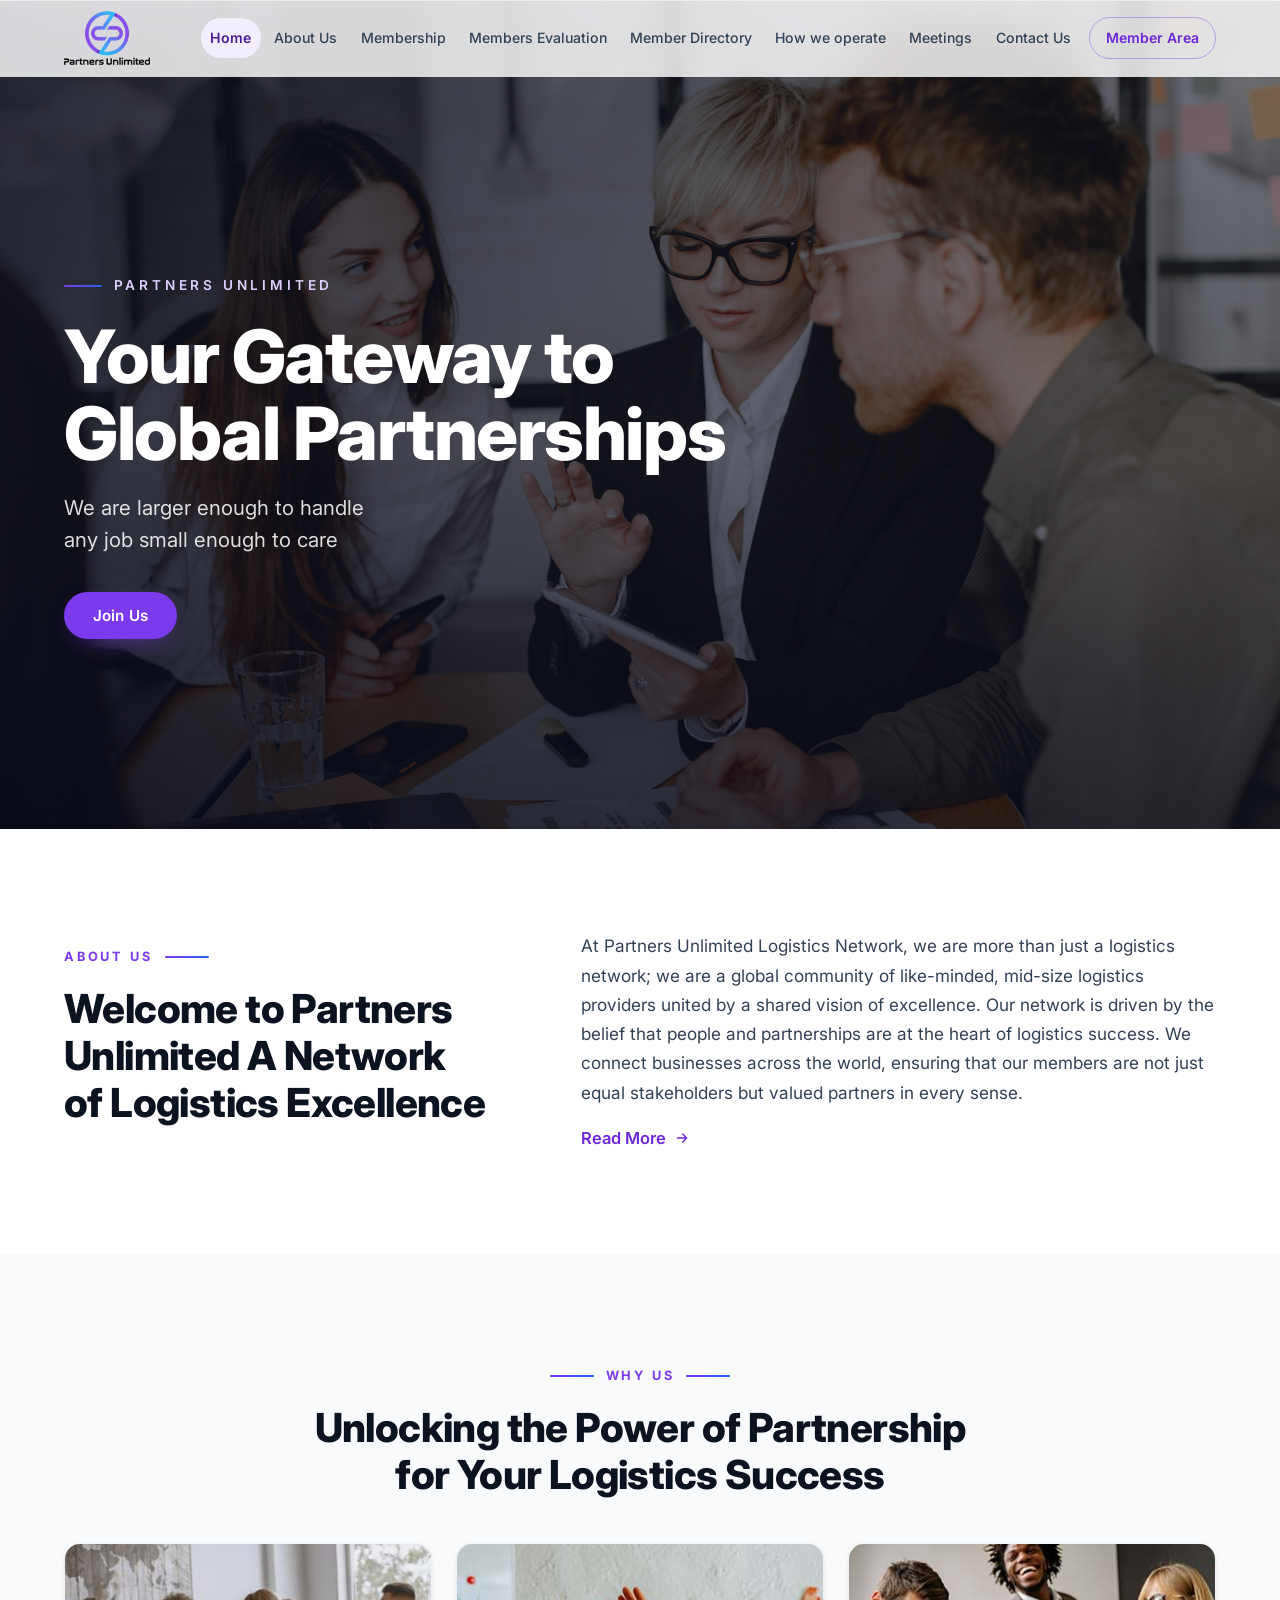
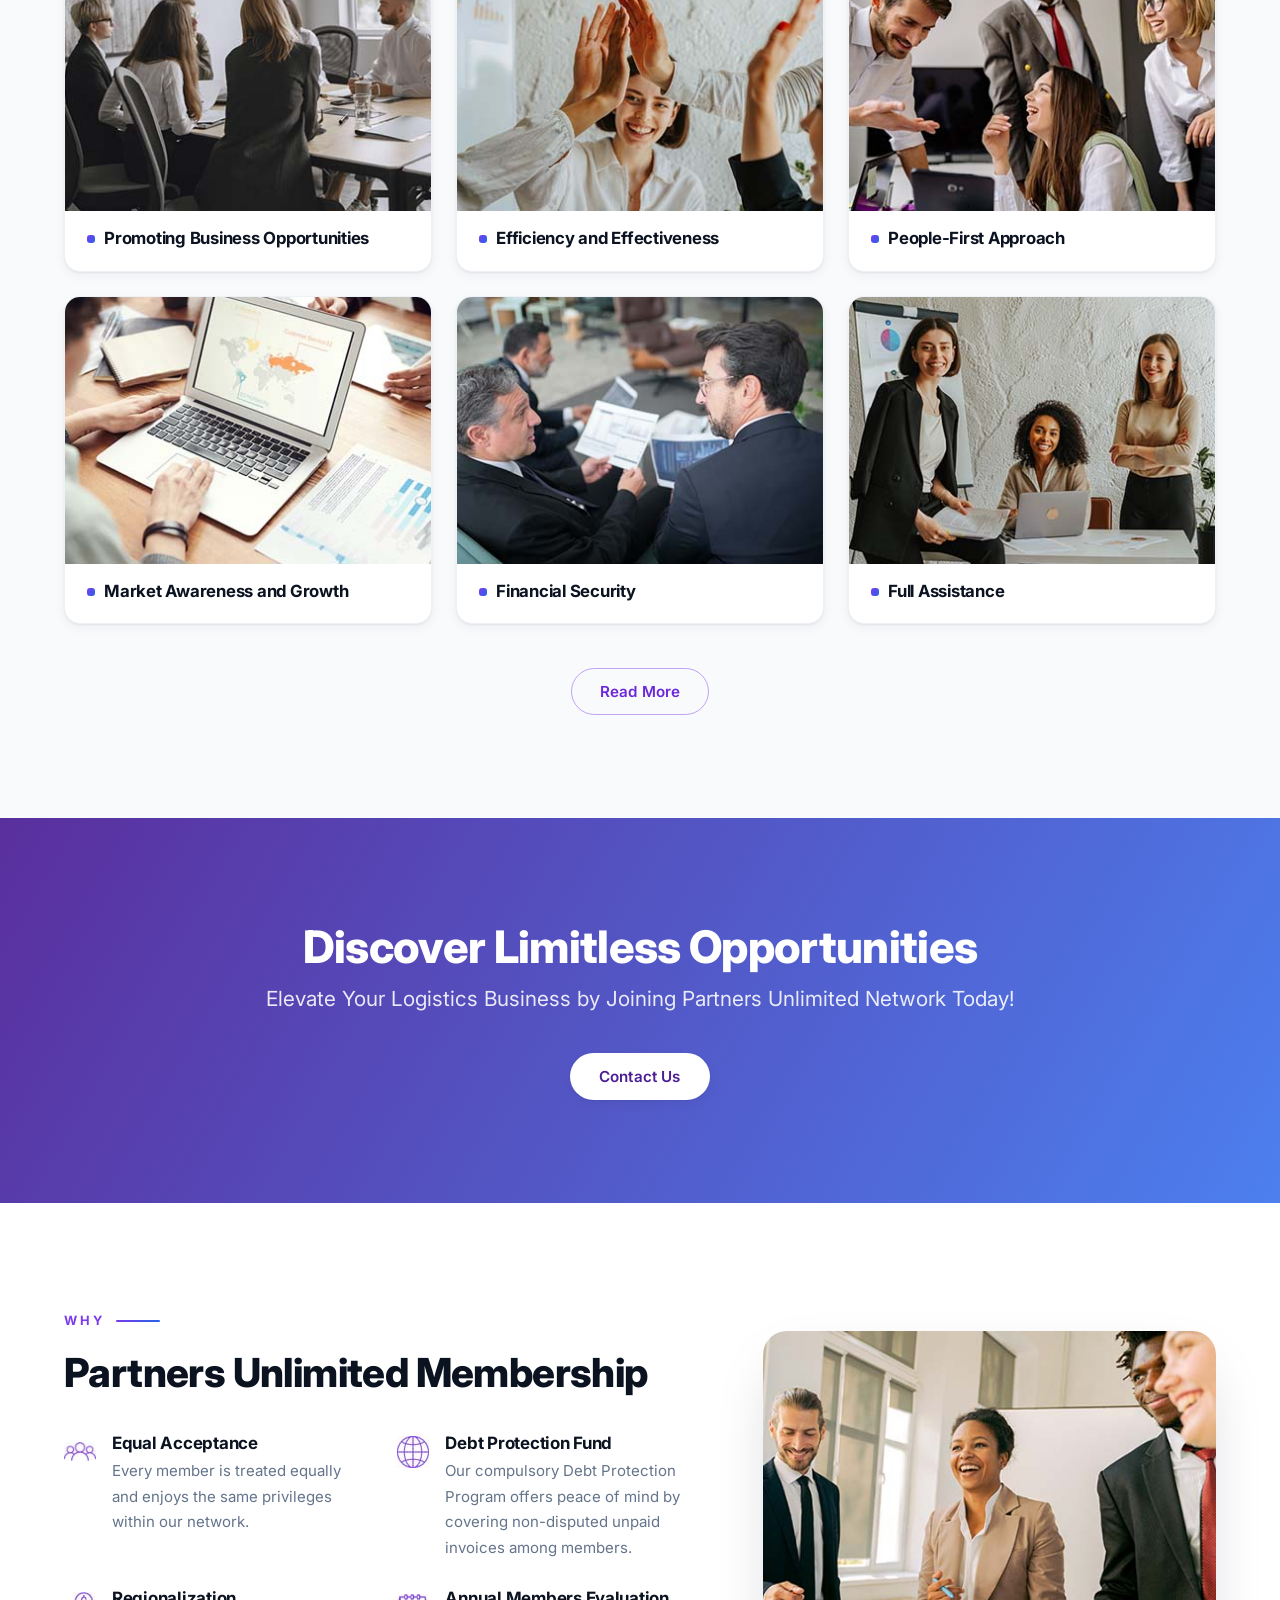
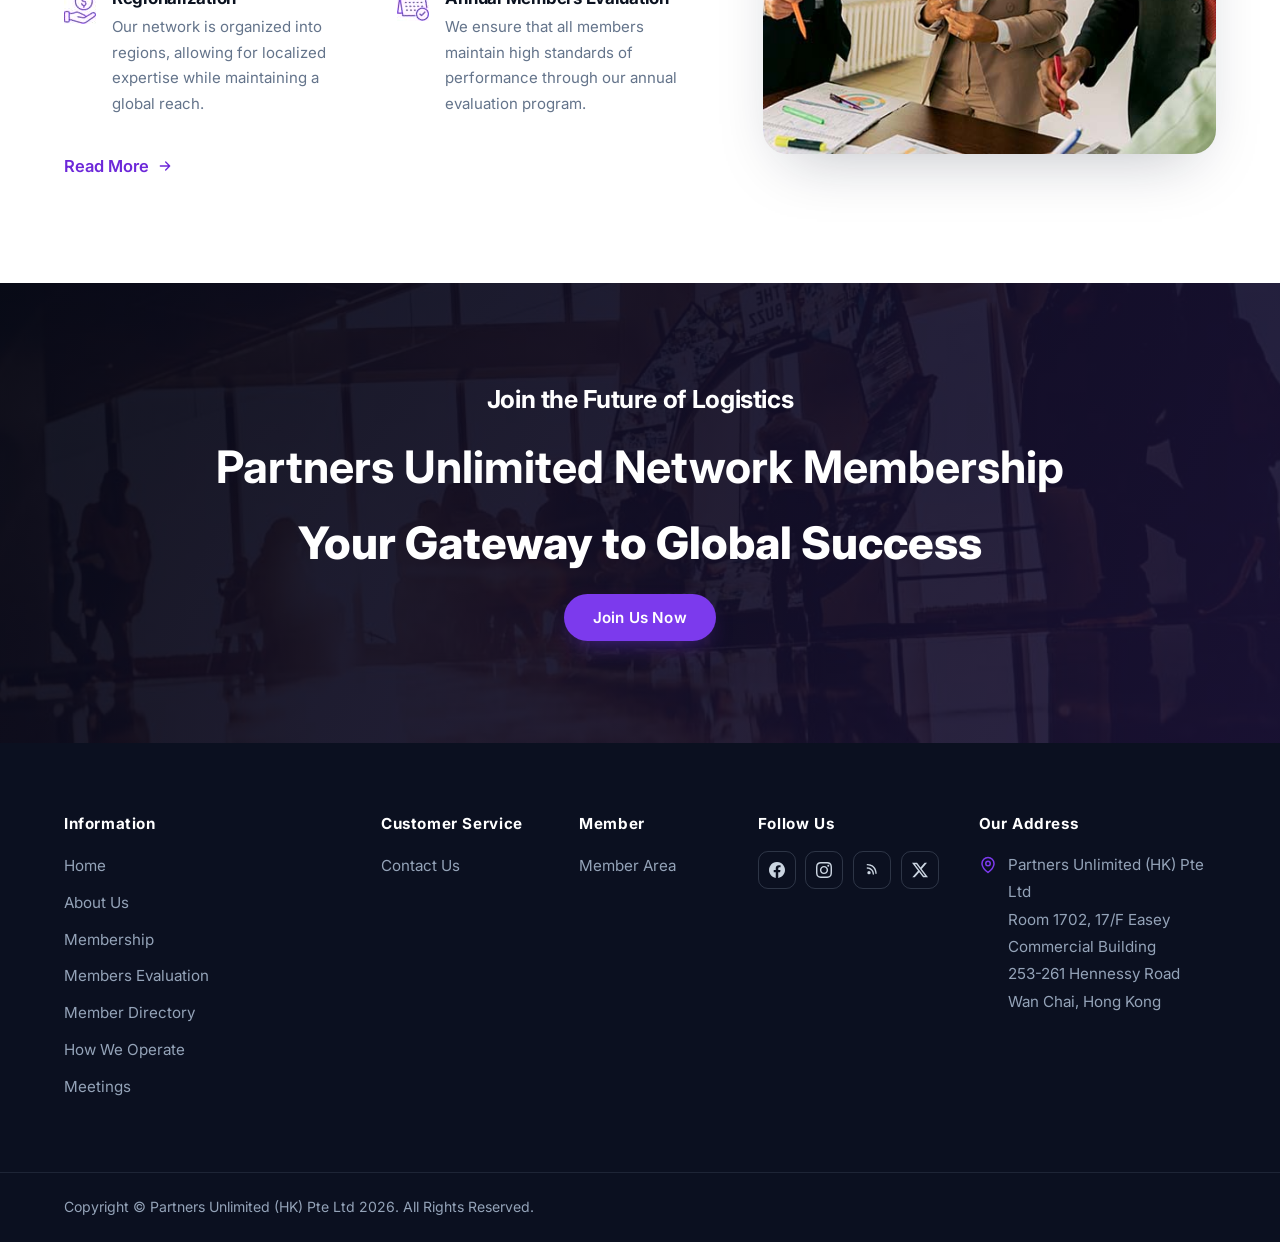
<file: index.html>
<!DOCTYPE html>
<html lang="en">
<head>
<meta charset="utf-8">
<meta name="viewport" content="width=device-width, initial-scale=1">
<title>Partners Unlimited (HK) Pte Ltd</title>
<meta name="description" content="Partners Unlimited — a global network of like-minded mid-size logistics providers. Your gateway to global partnerships.">
<link rel="icon" type="image/png" href="assets/img/favicon.png">
<link rel="preconnect" href="https://fonts.googleapis.com">
<link rel="preconnect" href="https://fonts.gstatic.com" crossorigin>
<link href="https://fonts.googleapis.com/css2?family=Inter:wght@400;500;600;700;800&display=swap" rel="stylesheet">
<link rel="stylesheet" href="assets/css/style.css">
<script src="assets/js/main.js" defer></script>
</head>
<body>

<header class="site-header">
  <div class="container header-inner">
    <a class="brand-logo" href="index.html" title="Partners Unlimited (HK) Pte Ltd">
      <img src="assets/img/logo.png" alt="Partners Unlimited (HK) Pte Ltd" width="150" height="94">
    </a>
    <nav class="main-nav" aria-label="Main">
      <ul>
        <li><a href="index.html" aria-current="page">Home</a></li>
        <li><a href="about-us.html">About Us</a></li>
        <li><a href="membership.html">Membership</a></li>
        <li><a href="members-evaluation.html">Members Evaluation</a></li>
        <li><a href="members.html">Member Directory</a></li>
        <li><a href="how-we-operate.html">How we operate</a></li>
        <li><a href="meetings.html">Meetings</a></li>
        <li><a href="contact-us.html">Contact Us</a></li>
        <li><a class="nav-cta" href="member-area.html">Member Area</a></li>
      </ul>
    </nav>
    <button class="nav-toggle" type="button" aria-expanded="false" aria-controls="mobile-nav" aria-label="Toggle navigation">
      <svg class="icon-open" viewBox="0 0 24 24" fill="none" stroke="currentColor" stroke-width="2" stroke-linecap="round" aria-hidden="true"><path d="M4 7h16M4 12h16M4 17h16"/></svg>
      <svg class="icon-close" viewBox="0 0 24 24" fill="none" stroke="currentColor" stroke-width="2" stroke-linecap="round" aria-hidden="true"><path d="M6 6l12 12M18 6L6 18"/></svg>
    </button>
  </div>
  <nav class="mobile-nav" id="mobile-nav" aria-label="Mobile">
    <a href="index.html" aria-current="page">Home</a>
    <a href="about-us.html">About Us</a>
    <a href="membership.html">Membership</a>
    <a href="members-evaluation.html">Members Evaluation</a>
    <a href="members.html">Member Directory</a>
    <a href="how-we-operate.html">How we operate</a>
    <a href="meetings.html">Meetings</a>
    <a href="contact-us.html">Contact Us</a>
    <a class="mobile-nav-cta" href="member-area.html">Member Area</a>
  </nav>
</header>

<main>

  <!-- Hero -->
  <section class="hero">
    <div class="hero-media" aria-hidden="true">
      <img src="assets/img/hero-home.jpg" alt="" width="1900" height="1013" fetchpriority="high">
    </div>
    <div class="container">
      <div class="hero-content" data-reveal>
        <p class="hero-eyebrow">Partners Unlimited</p>
        <h1>Your Gateway to<br>Global Partnerships</h1>
        <p class="hero-sub">We are larger enough to handle<br>any job small enough to care</p>
        <a class="btn btn-primary" href="about-us.html">Join Us</a>
      </div>
    </div>
  </section>

  <!-- About strip -->
  <section class="section">
    <div class="container split">
      <div class="section-head" data-reveal>
        <p class="eyebrow">about us</p>
        <h2 class="section-title">Welcome to Partners Unlimited A Network of Logistics Excellence</h2>
      </div>
      <div data-reveal>
        <p class="lead">At Partners Unlimited Logistics Network, we are more than just a logistics network; we are a global community of like-minded, mid-size logistics providers united by a shared vision of excellence. Our network is driven by the belief that people and partnerships are at the heart of logistics success. We connect businesses across the world, ensuring that our members are not just equal stakeholders but valued partners in every sense.</p>
        <a class="link-more" href="about-us.html">Read More
          <svg width="16" height="16" viewBox="0 0 24 24" fill="none" stroke="currentColor" stroke-width="2" stroke-linecap="round" stroke-linejoin="round" aria-hidden="true"><path d="M5 12h14M13 6l6 6-6 6"/></svg>
        </a>
      </div>
    </div>
  </section>

  <!-- Why us -->
  <section class="section section-soft">
    <div class="container">
      <div class="section-head is-center" data-reveal>
        <p class="eyebrow is-center">why us</p>
        <h2 class="section-title">Unlocking the Power of Partnership for Your Logistics Success</h2>
      </div>
      <div class="why-grid">
        <article class="why-card" data-reveal>
          <div class="why-card-media"><img src="assets/img/why-business-opportunities.jpg" alt="Promoting Business Opportunities" width="370" height="270" loading="lazy"></div>
          <div class="why-card-body"><h3>Promoting Business Opportunities</h3></div>
        </article>
        <article class="why-card" data-reveal>
          <div class="why-card-media"><img src="assets/img/why-efficiency.jpg" alt="Efficiency and Effectiveness" width="370" height="270" loading="lazy"></div>
          <div class="why-card-body"><h3>Efficiency and Effectiveness</h3></div>
        </article>
        <article class="why-card" data-reveal>
          <div class="why-card-media"><img src="assets/img/why-people-first.jpg" alt="People-First Approach" width="370" height="270" loading="lazy"></div>
          <div class="why-card-body"><h3>People-First Approach</h3></div>
        </article>
        <article class="why-card" data-reveal>
          <div class="why-card-media"><img src="assets/img/why-market-growth.jpg" alt="Market Awareness and Growth" width="370" height="270" loading="lazy"></div>
          <div class="why-card-body"><h3>Market Awareness and Growth</h3></div>
        </article>
        <article class="why-card" data-reveal>
          <div class="why-card-media"><img src="assets/img/why-financial-security.jpg" alt="Financial Security" width="370" height="270" loading="lazy"></div>
          <div class="why-card-body"><h3>Financial Security</h3></div>
        </article>
        <article class="why-card" data-reveal>
          <div class="why-card-media"><img src="assets/img/why-full-assistance.jpg" alt="Full Assistance" width="370" height="270" loading="lazy"></div>
          <div class="why-card-body"><h3>Full Assistance</h3></div>
        </article>
      </div>
      <div style="text-align:center; margin-top:2.75rem;" data-reveal>
        <a class="btn btn-outline" href="how-we-operate.html">Read More</a>
      </div>
    </div>
  </section>

  <!-- Discover CTA -->
  <section class="cta-band">
    <div class="container section" data-reveal>
      <h2 class="cta-title">Discover Limitless Opportunities</h2>
      <p class="cta-sub">Elevate Your Logistics Business by Joining Partners Unlimited Network Today!</p>
      <a class="btn btn-light" href="contact-us.html">Contact Us</a>
    </div>
  </section>

  <!-- Membership -->
  <section class="section">
    <div class="container membership-grid">
      <div>
        <div class="section-head" data-reveal>
          <p class="eyebrow">why</p>
          <h2 class="section-title">Partners Unlimited Membership</h2>
        </div>
        <div class="feature-grid">
          <div class="feature" data-reveal>
            <img src="assets/img/icon-equal-acceptance.jpg" alt="" width="36" height="21" loading="lazy">
            <div>
              <h3>Equal Acceptance</h3>
              <p>Every member is treated equally and enjoys the same privileges within our network.</p>
            </div>
          </div>
          <div class="feature" data-reveal>
            <img src="assets/img/icon-debt-protection.jpg" alt="" width="32" height="32" loading="lazy">
            <div>
              <h3>Debt Protection Fund</h3>
              <p>Our compulsory Debt Protection Program offers peace of mind by covering non-disputed unpaid invoices among members.</p>
            </div>
          </div>
          <div class="feature" data-reveal>
            <img src="assets/img/icon-regionalization.jpg" alt="" width="32" height="32" loading="lazy">
            <div>
              <h3>Regionalization</h3>
              <p>Our network is organized into regions, allowing for localized expertise while maintaining a global reach.</p>
            </div>
          </div>
          <div class="feature" data-reveal>
            <img src="assets/img/icon-evaluation.jpg" alt="" width="32" height="27" loading="lazy">
            <div>
              <h3>Annual Members Evaluation</h3>
              <p>We ensure that all members maintain high standards of performance through our annual evaluation program.</p>
            </div>
          </div>
        </div>
        <div style="margin-top:2.25rem;" data-reveal>
          <a class="link-more" href="members-evaluation.html">Read More
            <svg width="16" height="16" viewBox="0 0 24 24" fill="none" stroke="currentColor" stroke-width="2" stroke-linecap="round" stroke-linejoin="round" aria-hidden="true"><path d="M5 12h14M13 6l6 6-6 6"/></svg>
          </a>
        </div>
      </div>
      <figure class="frame-img" data-reveal style="margin:0;">
        <img src="assets/img/membership-side.jpg" alt="Partners Unlimited membership" width="510" height="476" loading="lazy">
      </figure>
    </div>
  </section>

  <!-- Join CTA -->
  <section class="cta-band cta-band-dark">
    <div class="cta-bg" aria-hidden="true"><img src="assets/img/cta-join.jpg" alt="" width="1366" height="368" loading="lazy"></div>
    <div class="container section" data-reveal>
      <h2>Join the Future of Logistics</h2>
      <p class="cta-title"><strong>Partners Unlimited Network Membership</strong><br>Your Gateway to Global Success</p>
      <a class="btn btn-primary" href="membership.html">Join Us Now</a>
    </div>
  </section>

</main>

<footer class="site-footer">
  <div class="container footer-grid">
    <div class="footer-col">
      <h5>Information</h5>
      <ul>
        <li><a href="index.html">Home</a></li>
        <li><a href="about-us.html">About Us</a></li>
        <li><a href="membership.html">Membership</a></li>
        <li><a href="members-evaluation.html">Members Evaluation</a></li>
        <li><a href="members.html">Member Directory</a></li>
        <li><a href="how-we-operate.html">How We Operate</a></li>
        <li><a href="meetings.html">Meetings</a></li>
      </ul>
    </div>
    <div class="footer-col">
      <h5>Customer Service</h5>
      <ul>
        <li><a href="contact-us.html">Contact Us</a></li>
      </ul>
    </div>
    <div class="footer-col">
      <h5>Member</h5>
      <ul>
        <li><a href="member-area.html">Member Area</a></li>
      </ul>
    </div>
    <div class="footer-col">
      <h5>Follow Us</h5>
      <div class="social-row">
        <a href="#" target="_blank" rel="noopener" aria-label="Facebook"><svg viewBox="0 0 24 24" fill="currentColor" aria-hidden="true"><path d="M24 12.073c0-6.627-5.373-12-12-12s-12 5.373-12 12c0 5.99 4.388 10.954 10.125 11.854v-8.385H7.078v-3.47h3.047V9.43c0-3.007 1.792-4.669 4.533-4.669 1.312 0 2.686.235 2.686.235v2.953H15.83c-1.491 0-1.956.925-1.956 1.874v2.25h3.328l-.532 3.47h-2.796v8.385C19.612 23.027 24 18.062 24 12.073z"/></svg></a>
        <a href="#" target="_blank" rel="noopener" aria-label="Instagram"><svg viewBox="0 0 24 24" fill="currentColor" aria-hidden="true"><path d="M12 2.163c3.204 0 3.584.012 4.85.07 3.252.148 4.771 1.691 4.919 4.919.058 1.265.069 1.645.069 4.849 0 3.205-.012 3.584-.069 4.849-.149 3.225-1.664 4.771-4.919 4.919-1.266.058-1.644.07-4.85.07-3.204 0-3.584-.012-4.849-.07-3.26-.149-4.771-1.699-4.919-4.92-.058-1.265-.07-1.644-.07-4.849 0-3.204.013-3.583.07-4.849.149-3.227 1.664-4.771 4.919-4.919 1.266-.057 1.645-.069 4.849-.069zm0-2.163c-3.259 0-3.667.014-4.947.072-4.358.2-6.78 2.618-6.98 6.98-.059 1.281-.073 1.689-.073 4.948 0 3.259.014 3.668.072 4.948.2 4.358 2.618 6.78 6.98 6.98 1.281.058 1.689.072 4.948.072 3.259 0 3.668-.014 4.948-.072 4.354-.2 6.782-2.618 6.979-6.98.059-1.28.073-1.689.073-4.948 0-3.259-.014-3.667-.072-4.947-.196-4.354-2.617-6.78-6.979-6.98-1.281-.059-1.69-.073-4.949-.073zm0 5.838c-3.403 0-6.162 2.759-6.162 6.162s2.759 6.163 6.162 6.163 6.162-2.759 6.162-6.163c0-3.403-2.759-6.162-6.162-6.162zm0 10.162c-2.209 0-4-1.79-4-4 0-2.209 1.791-4 4-4s4 1.791 4 4c0 2.21-1.791 4-4 4zm6.406-11.845c-.796 0-1.441.645-1.441 1.44s.645 1.44 1.441 1.44c.795 0 1.439-.645 1.439-1.44s-.644-1.44-1.439-1.44z"/></svg></a>
        <a href="#" target="_blank" rel="noopener" aria-label="RSS"><svg viewBox="0 0 24 24" fill="currentColor" aria-hidden="true"><path d="M5 3a1 1 0 1 0 0 2c6.627 0 12 5.373 12 12a1 1 0 1 0 2 0C19 9.268 13.732 3 5 3zm0 5a1 1 0 1 0 0 2c4.418 0 8 3.582 8 8a1 1 0 1 0 2 0c0-5.523-4.477-10-10-10zm2.5 5.5A2.5 2.5 0 1 0 10 16a2.5 2.5 0 0 0-2.5-2.5z"/></svg></a>
        <a href="#" target="_blank" rel="noopener" aria-label="Twitter"><svg viewBox="0 0 24 24" fill="currentColor" aria-hidden="true"><path d="M18.901 1.153h3.68l-8.04 9.19L24 22.846h-7.406l-5.8-7.584-6.638 7.584H.474l8.6-9.83L0 1.154h7.594l5.243 6.932ZM17.61 20.644h2.039L6.486 3.24H4.298Z"/></svg></a>
      </div>
    </div>
    <div class="footer-col">
      <h5>Our Address</h5>
      <div class="footer-address">
        <svg width="18" height="18" viewBox="0 0 24 24" fill="none" stroke="currentColor" stroke-width="2" stroke-linecap="round" stroke-linejoin="round" aria-hidden="true"><path d="M20 10c0 6-8 12-8 12S4 16 4 10a8 8 0 1 1 16 0Z"/><circle cx="12" cy="10" r="3"/></svg>
        <address>Partners Unlimited (HK) Pte Ltd<br>Room 1702, 17/F Easey Commercial Building<br>253-261 Hennessy Road<br>Wan Chai, Hong Kong</address>
      </div>
    </div>
  </div>
  <div class="footer-bottom">
    <div class="container">
      <p>Copyright © Partners Unlimited (HK) Pte Ltd 2026. All Rights Reserved.</p>
    </div>
  </div>
</footer>

</body>
</html>
</file>
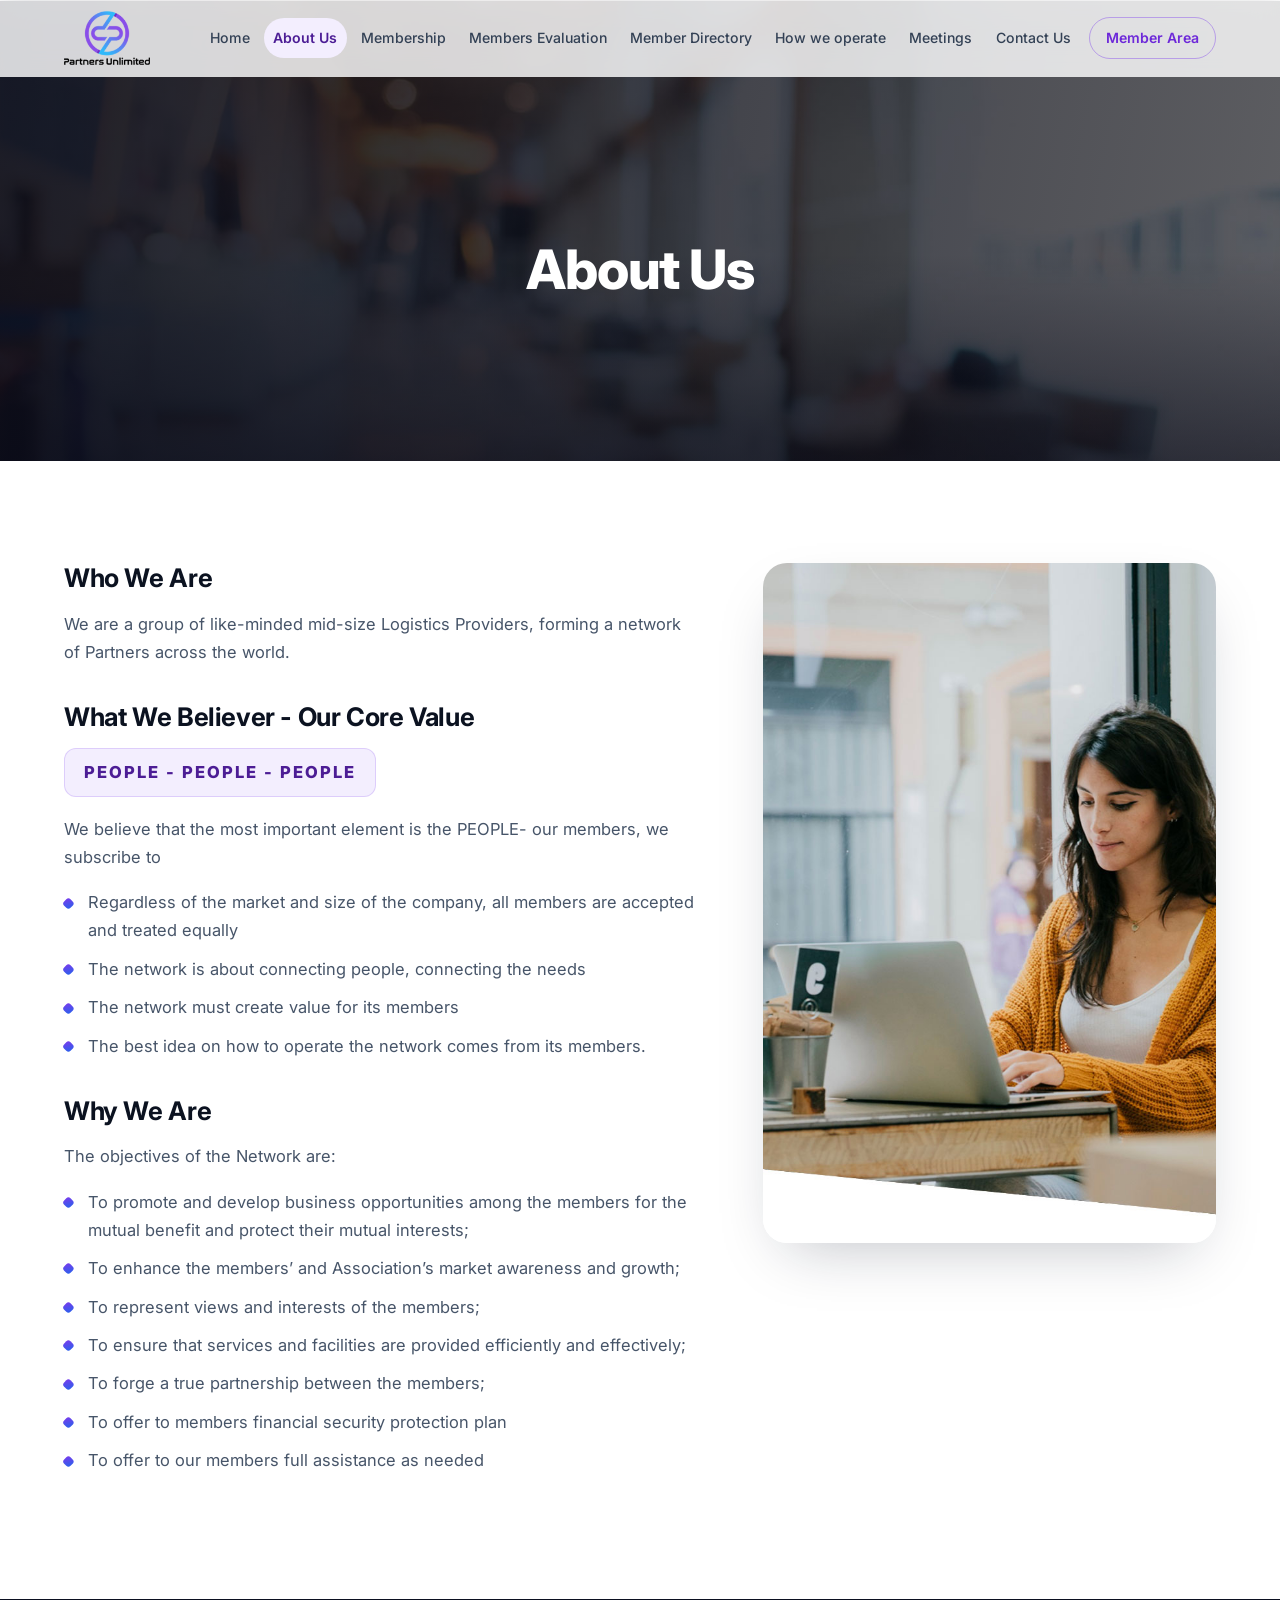
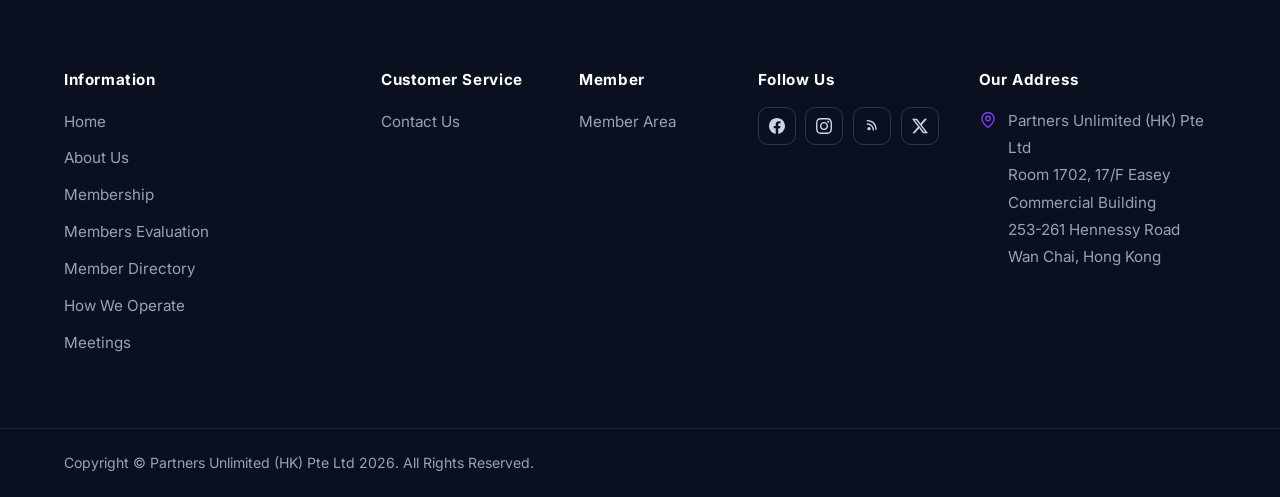
<file: about-us.html>
<!DOCTYPE html>
<html lang="en">
<head>
<meta charset="utf-8">
<meta name="viewport" content="width=device-width, initial-scale=1">
<title>About Us</title>
<meta name="description" content="Who we are, what we believe and why we exist — Partners Unlimited is a network of like-minded mid-size logistics providers across the world.">
<link rel="icon" type="image/png" href="assets/img/favicon.png">
<link rel="preconnect" href="https://fonts.googleapis.com">
<link rel="preconnect" href="https://fonts.gstatic.com" crossorigin>
<link href="https://fonts.googleapis.com/css2?family=Inter:wght@400;500;600;700;800&display=swap" rel="stylesheet">
<link rel="stylesheet" href="assets/css/style.css">
<script src="assets/js/main.js" defer></script>
</head>
<body>

<header class="site-header">
  <div class="container header-inner">
    <a class="brand-logo" href="index.html" title="Partners Unlimited (HK) Pte Ltd">
      <img src="assets/img/logo.png" alt="Partners Unlimited (HK) Pte Ltd" width="150" height="94">
    </a>
    <nav class="main-nav" aria-label="Main">
      <ul>
        <li><a href="index.html">Home</a></li>
        <li><a href="about-us.html" aria-current="page">About Us</a></li>
        <li><a href="membership.html">Membership</a></li>
        <li><a href="members-evaluation.html">Members Evaluation</a></li>
        <li><a href="members.html">Member Directory</a></li>
        <li><a href="how-we-operate.html">How we operate</a></li>
        <li><a href="meetings.html">Meetings</a></li>
        <li><a href="contact-us.html">Contact Us</a></li>
        <li><a class="nav-cta" href="member-area.html">Member Area</a></li>
      </ul>
    </nav>
    <button class="nav-toggle" type="button" aria-expanded="false" aria-controls="mobile-nav" aria-label="Toggle navigation">
      <svg class="icon-open" viewBox="0 0 24 24" fill="none" stroke="currentColor" stroke-width="2" stroke-linecap="round" aria-hidden="true"><path d="M4 7h16M4 12h16M4 17h16"/></svg>
      <svg class="icon-close" viewBox="0 0 24 24" fill="none" stroke="currentColor" stroke-width="2" stroke-linecap="round" aria-hidden="true"><path d="M6 6l12 12M18 6L6 18"/></svg>
    </button>
  </div>
  <nav class="mobile-nav" id="mobile-nav" aria-label="Mobile">
    <a href="index.html">Home</a>
    <a href="about-us.html" aria-current="page">About Us</a>
    <a href="membership.html">Membership</a>
    <a href="members-evaluation.html">Members Evaluation</a>
    <a href="members.html">Member Directory</a>
    <a href="how-we-operate.html">How we operate</a>
    <a href="meetings.html">Meetings</a>
    <a href="contact-us.html">Contact Us</a>
    <a class="mobile-nav-cta" href="member-area.html">Member Area</a>
  </nav>
</header>

<main>

  <section class="page-hero">
    <div class="page-hero-media" aria-hidden="true"><img src="assets/img/banner-about.jpg" alt="" width="1900" height="600" fetchpriority="high"></div>
    <div class="container" data-reveal><h1>About Us</h1></div>
  </section>

  <section class="section">
    <div class="container content-split">
      <div class="prose" data-reveal>
        <h2>Who We Are</h2>
        <p>We are a group of like-minded mid-size Logistics Providers, forming a network of Partners across the world.</p>

        <h2>What We Believer - Our Core Value</h2>
        <span class="value-shout">PEOPLE - PEOPLE - PEOPLE</span>
        <p>We believe that the most important element is the PEOPLE- our members, we subscribe to</p>
        <ul class="bullets">
          <li>Regardless of the market and size of the company, all members are accepted and treated equally</li>
          <li>The network is about connecting people, connecting the needs</li>
          <li>The network must create value for its members</li>
          <li>The best idea on how to operate the network comes from its members.</li>
        </ul>

        <h2>Why We Are</h2>
        <p>The objectives of the Network are:</p>
        <ul class="bullets">
          <li>To promote and develop business opportunities among the members for the mutual benefit and protect their mutual interests;</li>
          <li>To enhance the members&rsquo; and Association&rsquo;s market awareness and growth;</li>
          <li>To represent views and interests of the members;</li>
          <li>To ensure that services and facilities are provided efficiently and effectively;</li>
          <li>To forge a true partnership between the members;</li>
          <li>To offer to members financial security protection plan</li>
          <li>To offer to our members full assistance as needed</li>
        </ul>
      </div>
      <figure class="side-photo" data-reveal style="margin:0;">
        <img src="assets/img/side-about.jpg" alt="About Partners Unlimited" width="700" height="1050" loading="lazy">
      </figure>
    </div>
  </section>

</main>

<footer class="site-footer">
  <div class="container footer-grid">
    <div class="footer-col">
      <h5>Information</h5>
      <ul>
        <li><a href="index.html">Home</a></li>
        <li><a href="about-us.html">About Us</a></li>
        <li><a href="membership.html">Membership</a></li>
        <li><a href="members-evaluation.html">Members Evaluation</a></li>
        <li><a href="members.html">Member Directory</a></li>
        <li><a href="how-we-operate.html">How We Operate</a></li>
        <li><a href="meetings.html">Meetings</a></li>
      </ul>
    </div>
    <div class="footer-col">
      <h5>Customer Service</h5>
      <ul>
        <li><a href="contact-us.html">Contact Us</a></li>
      </ul>
    </div>
    <div class="footer-col">
      <h5>Member</h5>
      <ul>
        <li><a href="member-area.html">Member Area</a></li>
      </ul>
    </div>
    <div class="footer-col">
      <h5>Follow Us</h5>
      <div class="social-row">
        <a href="#" target="_blank" rel="noopener" aria-label="Facebook"><svg viewBox="0 0 24 24" fill="currentColor" aria-hidden="true"><path d="M24 12.073c0-6.627-5.373-12-12-12s-12 5.373-12 12c0 5.99 4.388 10.954 10.125 11.854v-8.385H7.078v-3.47h3.047V9.43c0-3.007 1.792-4.669 4.533-4.669 1.312 0 2.686.235 2.686.235v2.953H15.83c-1.491 0-1.956.925-1.956 1.874v2.25h3.328l-.532 3.47h-2.796v8.385C19.612 23.027 24 18.062 24 12.073z"/></svg></a>
        <a href="#" target="_blank" rel="noopener" aria-label="Instagram"><svg viewBox="0 0 24 24" fill="currentColor" aria-hidden="true"><path d="M12 2.163c3.204 0 3.584.012 4.85.07 3.252.148 4.771 1.691 4.919 4.919.058 1.265.069 1.645.069 4.849 0 3.205-.012 3.584-.069 4.849-.149 3.225-1.664 4.771-4.919 4.919-1.266.058-1.644.07-4.85.07-3.204 0-3.584-.012-4.849-.07-3.26-.149-4.771-1.699-4.919-4.92-.058-1.265-.07-1.644-.07-4.849 0-3.204.013-3.583.07-4.849.149-3.227 1.664-4.771 4.919-4.919 1.266-.057 1.645-.069 4.849-.069zm0-2.163c-3.259 0-3.667.014-4.947.072-4.358.2-6.78 2.618-6.98 6.98-.059 1.281-.073 1.689-.073 4.948 0 3.259.014 3.668.072 4.948.2 4.358 2.618 6.78 6.98 6.98 1.281.058 1.689.072 4.948.072 3.259 0 3.668-.014 4.948-.072 4.354-.2 6.782-2.618 6.979-6.98.059-1.28.073-1.689.073-4.948 0-3.259-.014-3.667-.072-4.947-.196-4.354-2.617-6.78-6.979-6.98-1.281-.059-1.69-.073-4.949-.073zm0 5.838c-3.403 0-6.162 2.759-6.162 6.162s2.759 6.163 6.162 6.163 6.162-2.759 6.162-6.163c0-3.403-2.759-6.162-6.162-6.162zm0 10.162c-2.209 0-4-1.79-4-4 0-2.209 1.791-4 4-4s4 1.791 4 4c0 2.21-1.791 4-4 4zm6.406-11.845c-.796 0-1.441.645-1.441 1.44s.645 1.44 1.441 1.44c.795 0 1.439-.645 1.439-1.44s-.644-1.44-1.439-1.44z"/></svg></a>
        <a href="#" target="_blank" rel="noopener" aria-label="RSS"><svg viewBox="0 0 24 24" fill="currentColor" aria-hidden="true"><path d="M5 3a1 1 0 1 0 0 2c6.627 0 12 5.373 12 12a1 1 0 1 0 2 0C19 9.268 13.732 3 5 3zm0 5a1 1 0 1 0 0 2c4.418 0 8 3.582 8 8a1 1 0 1 0 2 0c0-5.523-4.477-10-10-10zm2.5 5.5A2.5 2.5 0 1 0 10 16a2.5 2.5 0 0 0-2.5-2.5z"/></svg></a>
        <a href="#" target="_blank" rel="noopener" aria-label="Twitter"><svg viewBox="0 0 24 24" fill="currentColor" aria-hidden="true"><path d="M18.901 1.153h3.68l-8.04 9.19L24 22.846h-7.406l-5.8-7.584-6.638 7.584H.474l8.6-9.83L0 1.154h7.594l5.243 6.932ZM17.61 20.644h2.039L6.486 3.24H4.298Z"/></svg></a>
      </div>
    </div>
    <div class="footer-col">
      <h5>Our Address</h5>
      <div class="footer-address">
        <svg width="18" height="18" viewBox="0 0 24 24" fill="none" stroke="currentColor" stroke-width="2" stroke-linecap="round" stroke-linejoin="round" aria-hidden="true"><path d="M20 10c0 6-8 12-8 12S4 16 4 10a8 8 0 1 1 16 0Z"/><circle cx="12" cy="10" r="3"/></svg>
        <address>Partners Unlimited (HK) Pte Ltd<br>Room 1702, 17/F Easey Commercial Building<br>253-261 Hennessy Road<br>Wan Chai, Hong Kong</address>
      </div>
    </div>
  </div>
  <div class="footer-bottom">
    <div class="container">
      <p>Copyright © Partners Unlimited (HK) Pte Ltd 2026. All Rights Reserved.</p>
    </div>
  </div>
</footer>

</body>
</html>
</file>
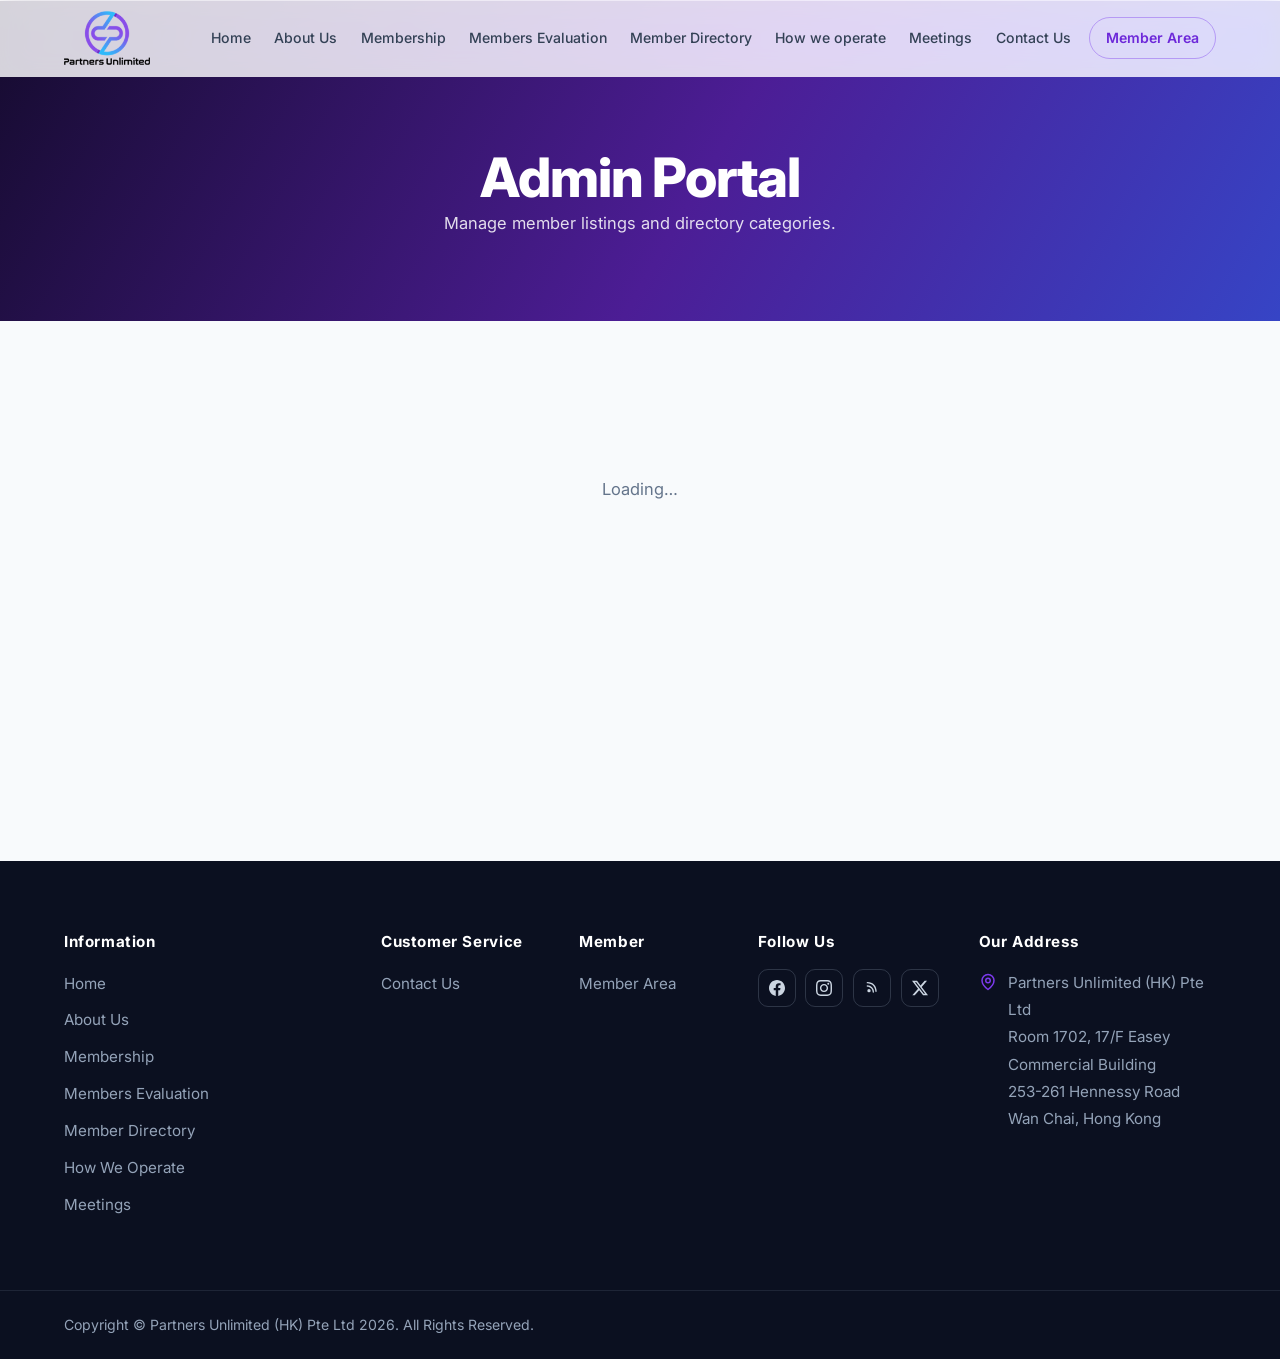
<file: admin.html>
<!DOCTYPE html>
<html lang="en">
<head>
<meta charset="utf-8">
<meta name="viewport" content="width=device-width, initial-scale=1">
<title>Admin Portal</title>
<meta name="description" content="Partners Unlimited admin portal.">
<link rel="icon" type="image/png" href="assets/img/favicon.png">
<link rel="preconnect" href="https://fonts.googleapis.com">
<link rel="preconnect" href="https://fonts.gstatic.com" crossorigin>
<link href="https://fonts.googleapis.com/css2?family=Inter:wght@400;500;600;700;800&display=swap" rel="stylesheet">
<link rel="stylesheet" href="assets/css/style.css">
<script src="assets/js/main.js" defer></script>
<script type="module" src="assets/js/page-admin.js"></script>
</head>
<body>

<header class="site-header">
  <div class="container header-inner">
    <a class="brand-logo" href="index.html" title="Partners Unlimited (HK) Pte Ltd">
      <img src="assets/img/logo.png" alt="Partners Unlimited (HK) Pte Ltd" width="150" height="94">
    </a>
    <nav class="main-nav" aria-label="Main">
      <ul>
        <li><a href="index.html">Home</a></li>
        <li><a href="about-us.html">About Us</a></li>
        <li><a href="membership.html">Membership</a></li>
        <li><a href="members-evaluation.html">Members Evaluation</a></li>
        <li><a href="members.html">Member Directory</a></li>
        <li><a href="how-we-operate.html">How we operate</a></li>
        <li><a href="meetings.html">Meetings</a></li>
        <li><a href="contact-us.html">Contact Us</a></li>
        <li><a class="nav-cta" href="member-area.html">Member Area</a></li>
      </ul>
    </nav>
    <button class="nav-toggle" type="button" aria-expanded="false" aria-controls="mobile-nav" aria-label="Toggle navigation">
      <svg class="icon-open" viewBox="0 0 24 24" fill="none" stroke="currentColor" stroke-width="2" stroke-linecap="round" aria-hidden="true"><path d="M4 7h16M4 12h16M4 17h16"/></svg>
      <svg class="icon-close" viewBox="0 0 24 24" fill="none" stroke="currentColor" stroke-width="2" stroke-linecap="round" aria-hidden="true"><path d="M6 6l12 12M18 6L6 18"/></svg>
    </button>
  </div>
  <nav class="mobile-nav" id="mobile-nav" aria-label="Mobile">
    <a href="index.html">Home</a>
    <a href="about-us.html">About Us</a>
    <a href="membership.html">Membership</a>
    <a href="members-evaluation.html">Members Evaluation</a>
    <a href="members.html">Member Directory</a>
    <a href="how-we-operate.html">How we operate</a>
    <a href="meetings.html">Meetings</a>
    <a href="contact-us.html">Contact Us</a>
    <a class="mobile-nav-cta" href="member-area.html">Member Area</a>
  </nav>
</header>

<main>
  <section class="page-hero page-hero-plain hero-slim">
    <div class="container" data-reveal>
      <h1>Admin Portal</h1>
      <p style="color:rgba(255,255,255,.85);">Manage member listings and directory categories.</p>
    </div>
  </section>

  <section class="section section-soft" style="min-height:60vh;">
    <div class="container">
      <div id="config-alert"></div>
      <div id="admin-loading" class="empty-state"><p class="muted">Loading…</p></div>

      <form class="login-card" id="admin-login" hidden>
        <h2>Admin Login</h2>
        <div class="form-grid">
          <div class="field">
            <label for="admin-email">Email</label>
            <input type="email" id="admin-email" required autocomplete="email">
          </div>
          <div class="field">
            <label for="admin-password">Password</label>
            <input type="password" id="admin-password" required autocomplete="current-password">
          </div>
        </div>
        <p class="form-msg" id="admin-login-msg" role="alert" hidden></p>
        <button class="btn btn-primary" type="submit">Login</button>
      </form>

      <div class="empty-state" id="admin-denied" hidden>
        <p><strong>Access denied.</strong></p>
        <p class="muted">This area is restricted to administrators.</p>
        <button class="btn btn-outline" id="btn-denied-signout" type="button">Sign Out</button>
      </div>

      <div id="admin-content" hidden>
        <div class="dash-head">
          <div class="tabs" role="tablist" aria-label="Admin sections">
            <button class="tab-btn is-active" id="tab-members" type="button">Members</button>
            <button class="tab-btn" id="tab-categories" type="button">Categories</button>
          </div>
          <button class="btn btn-outline" id="btn-admin-signout" type="button">Sign Out</button>
        </div>

        <div id="pane-members">
          <div class="stats-row" id="stats-row"></div>
          <div class="filters-bar">
            <div class="field">
              <select id="admin-status-filter" aria-label="Filter by status">
                <option value="all">All statuses</option>
                <option value="pending">Pending</option>
                <option value="approved">Approved</option>
                <option value="rejected">Rejected</option>
              </select>
            </div>
            <span class="filters-count" id="admin-count"></span>
          </div>

          <form class="form-card" id="admin-edit-form" hidden>
            <h2 style="font-size:1.2rem;" id="admin-edit-heading">Edit Listing</h2>
            <input type="hidden" id="a-id">
            <div class="form-grid">
              <div class="field two-col">
                <div>
                  <label for="a-name">Company Name <span class="req">*</span></label>
                  <input type="text" id="a-name" required>
                </div>
                <div>
                  <label for="a-status">Status</label>
                  <select id="a-status">
                    <option value="pending">Pending</option>
                    <option value="approved">Approved</option>
                    <option value="rejected">Rejected</option>
                  </select>
                </div>
              </div>
              <div class="field two-col">
                <div>
                  <label for="a-category">Category</label>
                  <select id="a-category"><option value="">None</option></select>
                </div>
                <div>
                  <label for="a-owner">Owner Email</label>
                  <input type="text" id="a-owner" disabled>
                </div>
              </div>
              <div class="field two-col">
                <div>
                  <label for="a-country">Country</label>
                  <input type="text" id="a-country">
                </div>
                <div>
                  <label for="a-city">City</label>
                  <input type="text" id="a-city">
                </div>
              </div>
              <div class="field two-col">
                <div>
                  <label for="a-phone">Phone</label>
                  <input type="text" id="a-phone">
                </div>
                <div>
                  <label for="a-email">Email</label>
                  <input type="email" id="a-email">
                </div>
              </div>
              <div class="field">
                <label for="a-website">Website</label>
                <input type="text" id="a-website">
              </div>
              <div class="field">
                <label for="a-description">Description</label>
                <textarea id="a-description" rows="3"></textarea>
              </div>
            </div>
            <p class="form-msg" id="admin-edit-msg" role="alert" hidden></p>
            <div class="form-actions" style="gap:.75rem;">
              <button class="btn btn-outline" type="button" id="btn-edit-cancel">Cancel</button>
              <button class="btn btn-primary" type="submit">Save Changes</button>
            </div>
          </form>

          <div class="table-wrap">
            <table class="admin-table">
              <thead>
                <tr>
                  <th>Company</th>
                  <th>Category</th>
                  <th>Location</th>
                  <th>Contact</th>
                  <th>Status</th>
                  <th class="col-actions">Actions</th>
                </tr>
              </thead>
              <tbody id="admin-table-body"></tbody>
            </table>
          </div>
          <div class="empty-state" id="admin-empty" hidden><p class="muted">No listings in this view.</p></div>
        </div>

        <div id="pane-categories" hidden>
          <div class="cat-layout">
            <div class="form-card">
              <h2 style="font-size:1.2rem;">Add Category</h2>
              <div class="field">
                <label for="new-cat-name">Name <span class="req">*</span></label>
                <input type="text" id="new-cat-name" required>
              </div>
              <p class="form-msg" id="cat-msg" role="alert" hidden></p>
              <button class="btn btn-primary" type="submit" id="btn-add-cat">Add</button>
            </div>
            <div class="form-card">
              <h2 style="font-size:1.2rem;">Existing Categories</h2>
              <ul class="cat-list" id="cat-list"></ul>
              <div class="empty-state" id="cat-empty" hidden><p class="muted">No categories yet.</p></div>
            </div>
          </div>
        </div>
      </div>
    </div>
  </section>

</main>

<footer class="site-footer">
  <div class="container footer-grid">
    <div class="footer-col">
      <h5>Information</h5>
      <ul>
        <li><a href="index.html">Home</a></li>
        <li><a href="about-us.html">About Us</a></li>
        <li><a href="membership.html">Membership</a></li>
        <li><a href="members-evaluation.html">Members Evaluation</a></li>
        <li><a href="members.html">Member Directory</a></li>
        <li><a href="how-we-operate.html">How We Operate</a></li>
        <li><a href="meetings.html">Meetings</a></li>
      </ul>
    </div>
    <div class="footer-col">
      <h5>Customer Service</h5>
      <ul>
        <li><a href="contact-us.html">Contact Us</a></li>
      </ul>
    </div>
    <div class="footer-col">
      <h5>Member</h5>
      <ul>
        <li><a href="member-area.html">Member Area</a></li>
      </ul>
    </div>
    <div class="footer-col">
      <h5>Follow Us</h5>
      <div class="social-row">
        <a href="#" target="_blank" rel="noopener" aria-label="Facebook"><svg viewBox="0 0 24 24" fill="currentColor" aria-hidden="true"><path d="M24 12.073c0-6.627-5.373-12-12-12s-12 5.373-12 12c0 5.99 4.388 10.954 10.125 11.854v-8.385H7.078v-3.47h3.047V9.43c0-3.007 1.792-4.669 4.533-4.669 1.312 0 2.686.235 2.686.235v2.953H15.83c-1.491 0-1.956.925-1.956 1.874v2.25h3.328l-.532 3.47h-2.796v8.385C19.612 23.027 24 18.062 24 12.073z"/></svg></a>
        <a href="#" target="_blank" rel="noopener" aria-label="Instagram"><svg viewBox="0 0 24 24" fill="currentColor" aria-hidden="true"><path d="M12 2.163c3.204 0 3.584.012 4.85.07 3.252.148 4.771 1.691 4.919 4.919.058 1.265.069 1.645.069 4.849 0 3.205-.012 3.584-.069 4.849-.149 3.225-1.664 4.771-4.919 4.919-1.266.058-1.644.07-4.85.07-3.204 0-3.584-.012-4.849-.07-3.26-.149-4.771-1.699-4.919-4.92-.058-1.265-.07-1.644-.07-4.849 0-3.204.013-3.583.07-4.849.149-3.227 1.664-4.771 4.919-4.919 1.266-.057 1.645-.069 4.849-.069zm0-2.163c-3.259 0-3.667.014-4.947.072-4.358.2-6.78 2.618-6.98 6.98-.059 1.281-.073 1.689-.073 4.948 0 3.259.014 3.668.072 4.948.2 4.358 2.618 6.78 6.98 6.98 1.281.058 1.689.072 4.948.072 3.259 0 3.668-.014 4.948-.072 4.354-.2 6.782-2.618 6.979-6.98.059-1.28.073-1.689.073-4.948 0-3.259-.014-3.667-.072-4.947-.196-4.354-2.617-6.78-6.979-6.98-1.281-.059-1.69-.073-4.949-.073zm0 5.838c-3.403 0-6.162 2.759-6.162 6.162s2.759 6.163 6.162 6.163 6.162-2.759 6.162-6.163c0-3.403-2.759-6.162-6.162-6.162zm0 10.162c-2.209 0-4-1.79-4-4 0-2.209 1.791-4 4-4s4 1.791 4 4c0 2.21-1.791 4-4 4zm6.406-11.845c-.796 0-1.441.645-1.441 1.44s.645 1.44 1.441 1.44c.795 0 1.439-.645 1.439-1.44s-.644-1.44-1.439-1.44z"/></svg></a>
        <a href="#" target="_blank" rel="noopener" aria-label="RSS"><svg viewBox="0 0 24 24" fill="currentColor" aria-hidden="true"><path d="M5 3a1 1 0 1 0 0 2c6.627 0 12 5.373 12 12a1 1 0 1 0 2 0C19 9.268 13.732 3 5 3zm0 5a1 1 0 1 0 0 2c4.418 0 8 3.582 8 8a1 1 0 1 0 2 0c0-5.523-4.477-10-10-10zm2.5 5.5A2.5 2.5 0 1 0 10 16a2.5 2.5 0 0 0-2.5-2.5z"/></svg></a>
        <a href="#" target="_blank" rel="noopener" aria-label="Twitter"><svg viewBox="0 0 24 24" fill="currentColor" aria-hidden="true"><path d="M18.901 1.153h3.68l-8.04 9.19L24 22.846h-7.406l-5.8-7.584-6.638 7.584H.474l8.6-9.83L0 1.154h7.594l5.243 6.932ZM17.61 20.644h2.039L6.486 3.24H4.298Z"/></svg></a>
      </div>
    </div>
    <div class="footer-col">
      <h5>Our Address</h5>
      <div class="footer-address">
        <svg width="18" height="18" viewBox="0 0 24 24" fill="none" stroke="currentColor" stroke-width="2" stroke-linecap="round" stroke-linejoin="round" aria-hidden="true"><path d="M20 10c0 6-8 12-8 12S4 16 4 10a8 8 0 1 1 16 0Z"/><circle cx="12" cy="10" r="3"/></svg>
        <address>Partners Unlimited (HK) Pte Ltd<br>Room 1702, 17/F Easey Commercial Building<br>253-261 Hennessy Road<br>Wan Chai, Hong Kong</address>
      </div>
    </div>
  </div>
  <div class="footer-bottom">
    <div class="container">
      <p>Copyright © Partners Unlimited (HK) Pte Ltd 2026. All Rights Reserved.</p>
    </div>
  </div>
</footer>

</body>
</html>
</file>
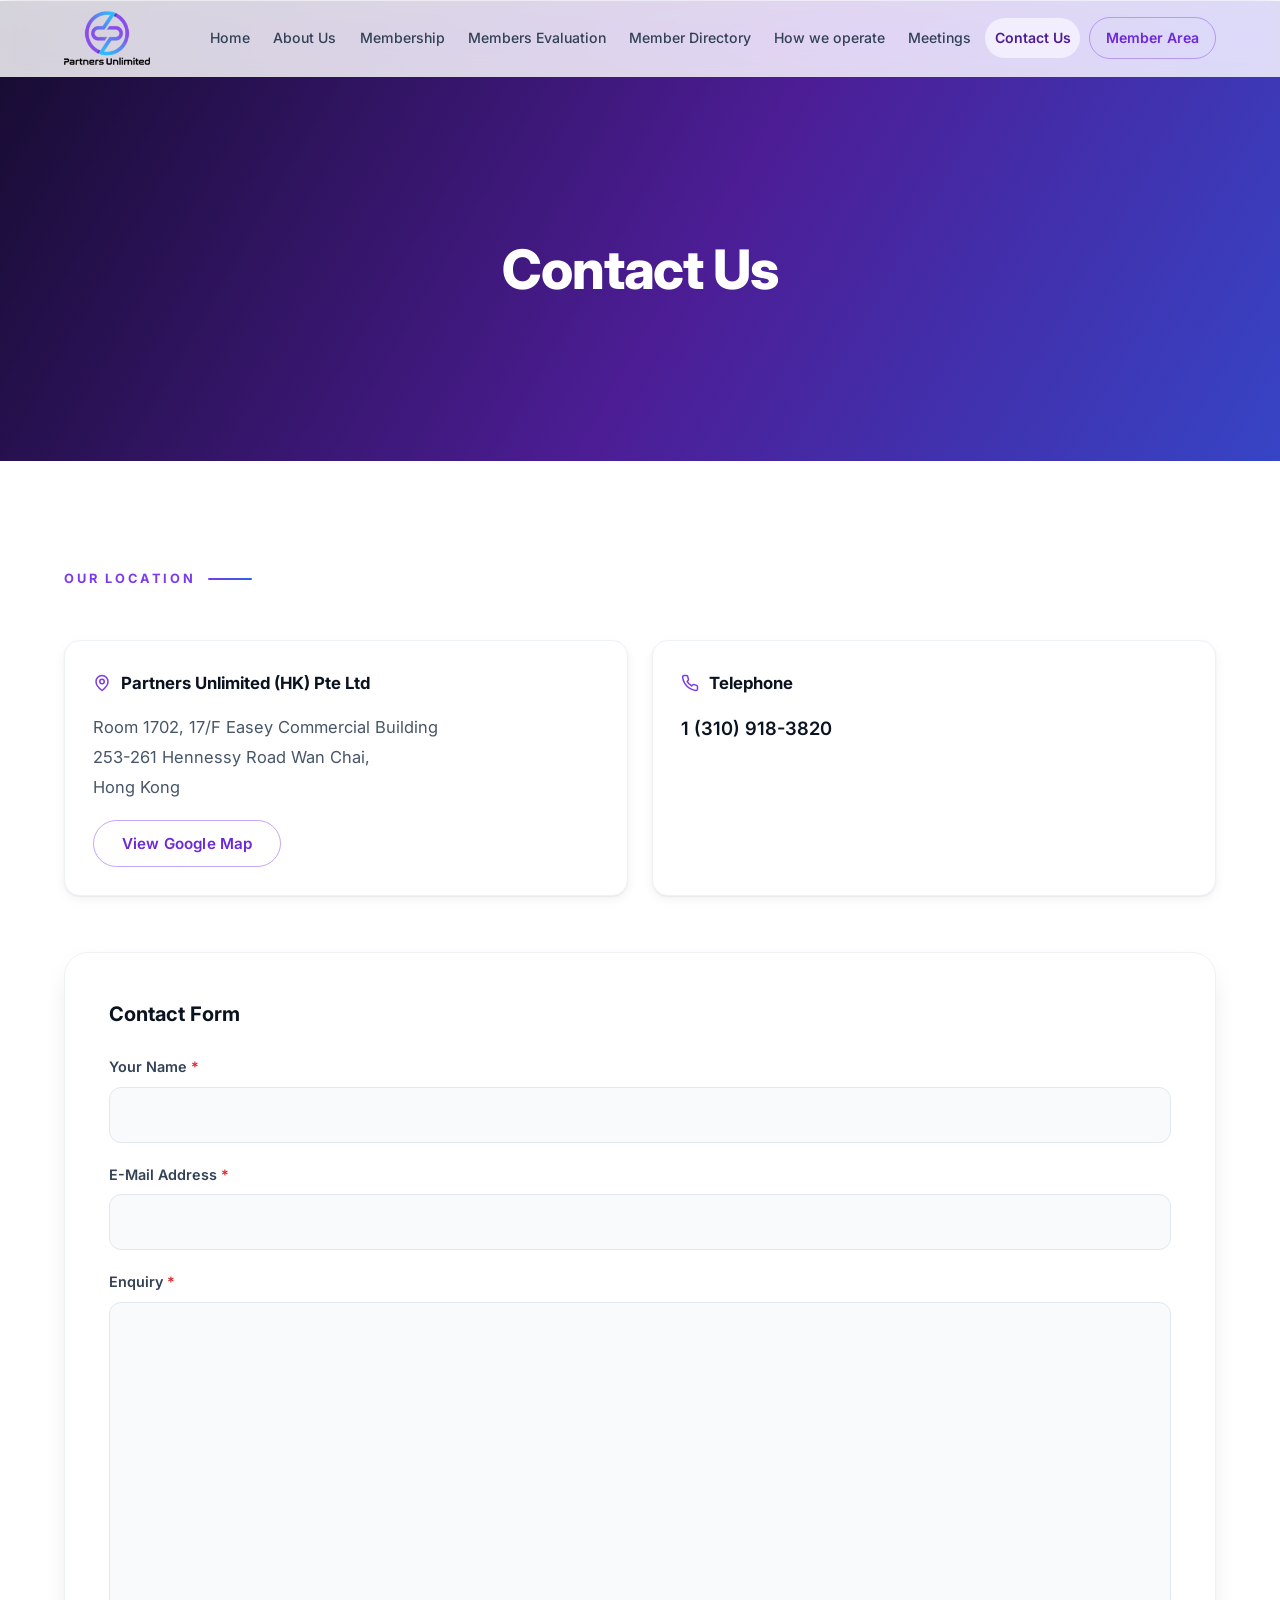
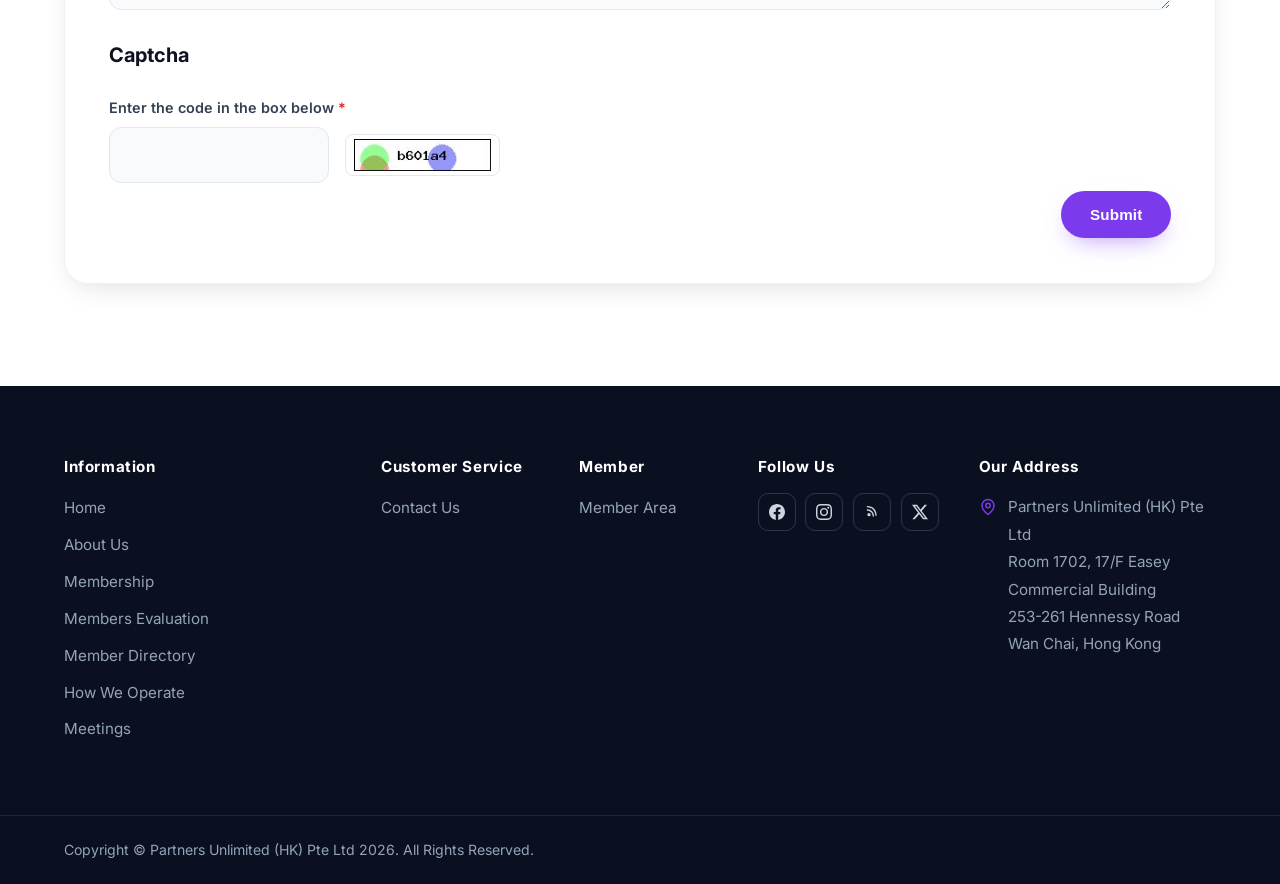
<file: contact-us.html>
<!DOCTYPE html>
<html lang="en">
<head>
<meta charset="utf-8">
<meta name="viewport" content="width=device-width, initial-scale=1">
<title>Contact Us</title>
<meta name="description" content="Contact Partners Unlimited (HK) Pte Ltd — our Hong Kong office location, telephone and enquiry form.">
<link rel="icon" type="image/png" href="assets/img/favicon.png">
<link rel="preconnect" href="https://fonts.googleapis.com">
<link rel="preconnect" href="https://fonts.gstatic.com" crossorigin>
<link href="https://fonts.googleapis.com/css2?family=Inter:wght@400;500;600;700;800&display=swap" rel="stylesheet">
<link rel="stylesheet" href="assets/css/style.css">
<script src="assets/js/main.js" defer></script>
</head>
<body>

<header class="site-header">
  <div class="container header-inner">
    <a class="brand-logo" href="index.html" title="Partners Unlimited (HK) Pte Ltd">
      <img src="assets/img/logo.png" alt="Partners Unlimited (HK) Pte Ltd" width="150" height="94">
    </a>
    <nav class="main-nav" aria-label="Main">
      <ul>
        <li><a href="index.html">Home</a></li>
        <li><a href="about-us.html">About Us</a></li>
        <li><a href="membership.html">Membership</a></li>
        <li><a href="members-evaluation.html">Members Evaluation</a></li>
        <li><a href="members.html">Member Directory</a></li>
        <li><a href="how-we-operate.html">How we operate</a></li>
        <li><a href="meetings.html">Meetings</a></li>
        <li><a href="contact-us.html" aria-current="page">Contact Us</a></li>
        <li><a class="nav-cta" href="member-area.html">Member Area</a></li>
      </ul>
    </nav>
    <button class="nav-toggle" type="button" aria-expanded="false" aria-controls="mobile-nav" aria-label="Toggle navigation">
      <svg class="icon-open" viewBox="0 0 24 24" fill="none" stroke="currentColor" stroke-width="2" stroke-linecap="round" aria-hidden="true"><path d="M4 7h16M4 12h16M4 17h16"/></svg>
      <svg class="icon-close" viewBox="0 0 24 24" fill="none" stroke="currentColor" stroke-width="2" stroke-linecap="round" aria-hidden="true"><path d="M6 6l12 12M18 6L6 18"/></svg>
    </button>
  </div>
  <nav class="mobile-nav" id="mobile-nav" aria-label="Mobile">
    <a href="index.html">Home</a>
    <a href="about-us.html">About Us</a>
    <a href="membership.html">Membership</a>
    <a href="members-evaluation.html">Members Evaluation</a>
    <a href="members.html">Member Directory</a>
    <a href="how-we-operate.html">How we operate</a>
    <a href="meetings.html">Meetings</a>
    <a href="contact-us.html" aria-current="page">Contact Us</a>
    <a class="mobile-nav-cta" href="member-area.html">Member Area</a>
  </nav>
</header>

<main>
  <section class="page-hero page-hero-plain">
    <div class="container" data-reveal><h1>Contact Us</h1></div>
  </section>

  <section class="section">
    <div class="container">
      <div class="section-head" data-reveal>
        <p class="eyebrow">Our Location</p>
      </div>
      <div class="info-cards">
        <div class="info-card" data-reveal>
          <p class="info-card-title">
            <svg width="18" height="18" viewBox="0 0 24 24" fill="none" stroke="currentColor" stroke-width="2" stroke-linecap="round" stroke-linejoin="round" aria-hidden="true"><path d="M20 10c0 6-8 12-8 12S4 16 4 10a8 8 0 1 1 16 0Z"/><circle cx="12" cy="10" r="3"/></svg>
            Partners Unlimited (HK) Pte Ltd
          </p>
          <address>
            Room 1702, 17/F Easey Commercial Building<br>
            253-261 Hennessy Road Wan Chai,<br>
            Hong Kong
          </address>
          <p style="margin-top:1.1rem;">
            <a class="btn btn-outline" href="https://maps.google.com/maps?q=%2C&amp;hl=en-gb&amp;t=m&amp;z=15" target="_blank" rel="noopener">View Google Map</a>
          </p>
        </div>
        <div class="info-card" data-reveal>
          <p class="info-card-title">
            <svg width="18" height="18" viewBox="0 0 24 24" fill="none" stroke="currentColor" stroke-width="2" stroke-linecap="round" stroke-linejoin="round" aria-hidden="true"><path d="M22 16.92v3a2 2 0 0 1-2.18 2 19.79 19.79 0 0 1-8.63-3.07 19.5 19.5 0 0 1-6-6 19.79 19.79 0 0 1-3.07-8.67A2 2 0 0 1 4.11 2h3a2 2 0 0 1 2 1.72c.13.96.36 1.9.7 2.81a2 2 0 0 1-.45 2.11L8.09 9.91a16 16 0 0 0 6 6l1.27-1.27a2 2 0 0 1 2.11-.45c.91.34 1.85.57 2.81.7A2 2 0 0 1 22 16.92z"/></svg>
            Telephone
          </p>
          <p style="font-size:1.15rem; color:var(--ink); font-weight:600;">1 (310) 918-3820</p>
        </div>
      </div>

      <div class="form-card" data-reveal>
        <form action="https://www.partnersunlimited.net/index.php?route=information/contact" method="post" enctype="multipart/form-data">
          <fieldset>
            <legend>Contact Form</legend>
            <div class="form-grid">
              <div class="field">
                <label for="input-name">Your Name <span class="req">*</span></label>
                <input type="text" name="name" id="input-name" required>
              </div>
              <div class="field">
                <label for="input-email">E-Mail Address <span class="req">*</span></label>
                <input type="email" name="email" id="input-email" required>
              </div>
              <div class="field">
                <label for="input-enquiry">Enquiry <span class="req">*</span></label>
                <textarea name="enquiry" rows="10" id="input-enquiry" required></textarea>
              </div>
              <fieldset>
                <legend>Captcha</legend>
                <div class="field">
                  <label for="input-captcha">Enter the code in the box below <span class="req">*</span></label>
                  <div class="captcha-row">
                    <input type="text" name="captcha" id="input-captcha" required>
                    <img src="assets/img/captcha.jpg" alt="Captcha code" width="150" height="35">
                  </div>
                </div>
              </fieldset>
            </div>
          </fieldset>
          <div class="form-actions">
            <input class="btn btn-primary" type="submit" value="Submit">
          </div>
        </form>
      </div>
    </div>
  </section>

</main>

<footer class="site-footer">
  <div class="container footer-grid">
    <div class="footer-col">
      <h5>Information</h5>
      <ul>
        <li><a href="index.html">Home</a></li>
        <li><a href="about-us.html">About Us</a></li>
        <li><a href="membership.html">Membership</a></li>
        <li><a href="members-evaluation.html">Members Evaluation</a></li>
        <li><a href="members.html">Member Directory</a></li>
        <li><a href="how-we-operate.html">How We Operate</a></li>
        <li><a href="meetings.html">Meetings</a></li>
      </ul>
    </div>
    <div class="footer-col">
      <h5>Customer Service</h5>
      <ul>
        <li><a href="contact-us.html">Contact Us</a></li>
      </ul>
    </div>
    <div class="footer-col">
      <h5>Member</h5>
      <ul>
        <li><a href="member-area.html">Member Area</a></li>
      </ul>
    </div>
    <div class="footer-col">
      <h5>Follow Us</h5>
      <div class="social-row">
        <a href="#" target="_blank" rel="noopener" aria-label="Facebook"><svg viewBox="0 0 24 24" fill="currentColor" aria-hidden="true"><path d="M24 12.073c0-6.627-5.373-12-12-12s-12 5.373-12 12c0 5.99 4.388 10.954 10.125 11.854v-8.385H7.078v-3.47h3.047V9.43c0-3.007 1.792-4.669 4.533-4.669 1.312 0 2.686.235 2.686.235v2.953H15.83c-1.491 0-1.956.925-1.956 1.874v2.25h3.328l-.532 3.47h-2.796v8.385C19.612 23.027 24 18.062 24 12.073z"/></svg></a>
        <a href="#" target="_blank" rel="noopener" aria-label="Instagram"><svg viewBox="0 0 24 24" fill="currentColor" aria-hidden="true"><path d="M12 2.163c3.204 0 3.584.012 4.85.07 3.252.148 4.771 1.691 4.919 4.919.058 1.265.069 1.645.069 4.849 0 3.205-.012 3.584-.069 4.849-.149 3.225-1.664 4.771-4.919 4.919-1.266.058-1.644.07-4.85.07-3.204 0-3.584-.012-4.849-.07-3.26-.149-4.771-1.699-4.919-4.92-.058-1.265-.07-1.644-.07-4.849 0-3.204.013-3.583.07-4.849.149-3.227 1.664-4.771 4.919-4.919 1.266-.057 1.645-.069 4.849-.069zm0-2.163c-3.259 0-3.667.014-4.947.072-4.358.2-6.78 2.618-6.98 6.98-.059 1.281-.073 1.689-.073 4.948 0 3.259.014 3.668.072 4.948.2 4.358 2.618 6.78 6.98 6.98 1.281.058 1.689.072 4.948.072 3.259 0 3.668-.014 4.948-.072 4.354-.2 6.782-2.618 6.979-6.98.059-1.28.073-1.689.073-4.948 0-3.259-.014-3.667-.072-4.947-.196-4.354-2.617-6.78-6.979-6.98-1.281-.059-1.69-.073-4.949-.073zm0 5.838c-3.403 0-6.162 2.759-6.162 6.162s2.759 6.163 6.162 6.163 6.162-2.759 6.162-6.163c0-3.403-2.759-6.162-6.162-6.162zm0 10.162c-2.209 0-4-1.79-4-4 0-2.209 1.791-4 4-4s4 1.791 4 4c0 2.21-1.791 4-4 4zm6.406-11.845c-.796 0-1.441.645-1.441 1.44s.645 1.44 1.441 1.44c.795 0 1.439-.645 1.439-1.44s-.644-1.44-1.439-1.44z"/></svg></a>
        <a href="#" target="_blank" rel="noopener" aria-label="RSS"><svg viewBox="0 0 24 24" fill="currentColor" aria-hidden="true"><path d="M5 3a1 1 0 1 0 0 2c6.627 0 12 5.373 12 12a1 1 0 1 0 2 0C19 9.268 13.732 3 5 3zm0 5a1 1 0 1 0 0 2c4.418 0 8 3.582 8 8a1 1 0 1 0 2 0c0-5.523-4.477-10-10-10zm2.5 5.5A2.5 2.5 0 1 0 10 16a2.5 2.5 0 0 0-2.5-2.5z"/></svg></a>
        <a href="#" target="_blank" rel="noopener" aria-label="Twitter"><svg viewBox="0 0 24 24" fill="currentColor" aria-hidden="true"><path d="M18.901 1.153h3.68l-8.04 9.19L24 22.846h-7.406l-5.8-7.584-6.638 7.584H.474l8.6-9.83L0 1.154h7.594l5.243 6.932ZM17.61 20.644h2.039L6.486 3.24H4.298Z"/></svg></a>
      </div>
    </div>
    <div class="footer-col">
      <h5>Our Address</h5>
      <div class="footer-address">
        <svg width="18" height="18" viewBox="0 0 24 24" fill="none" stroke="currentColor" stroke-width="2" stroke-linecap="round" stroke-linejoin="round" aria-hidden="true"><path d="M20 10c0 6-8 12-8 12S4 16 4 10a8 8 0 1 1 16 0Z"/><circle cx="12" cy="10" r="3"/></svg>
        <address>Partners Unlimited (HK) Pte Ltd<br>Room 1702, 17/F Easey Commercial Building<br>253-261 Hennessy Road<br>Wan Chai, Hong Kong</address>
      </div>
    </div>
  </div>
  <div class="footer-bottom">
    <div class="container">
      <p>Copyright © Partners Unlimited (HK) Pte Ltd 2026. All Rights Reserved.</p>
    </div>
  </div>
</footer>

</body>
</html>
</file>
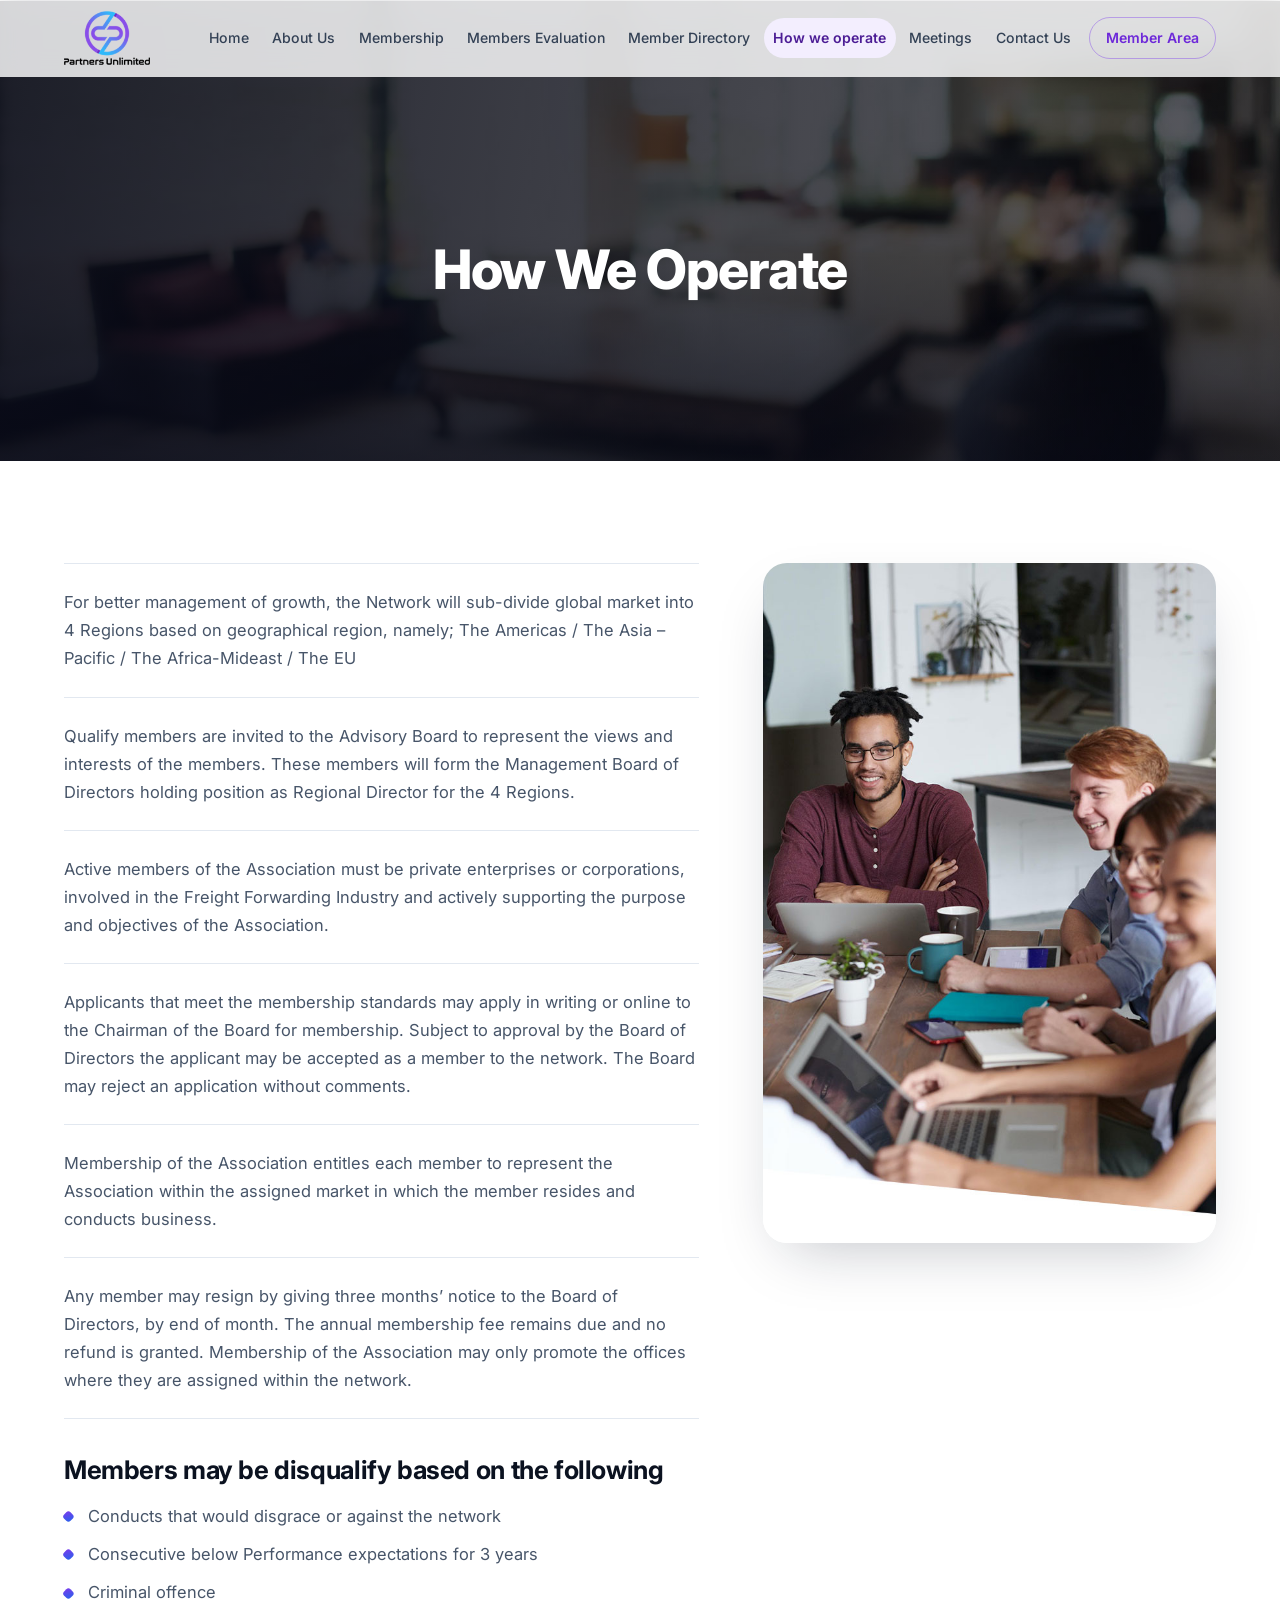
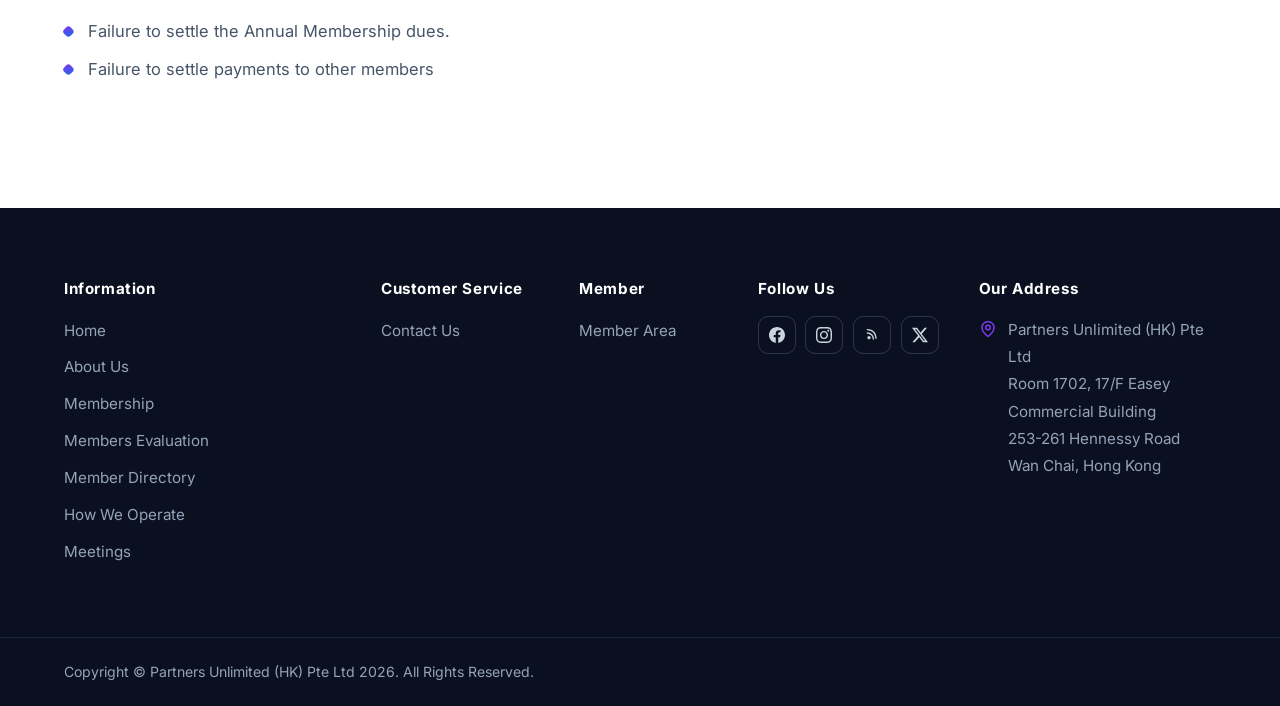
<file: how-we-operate.html>
<!DOCTYPE html>
<html lang="en">
<head>
<meta charset="utf-8">
<meta name="viewport" content="width=device-width, initial-scale=1">
<title>How We Operate</title>
<meta name="description" content="How the Partners Unlimited network operates — regions, advisory board, membership conduct and disqualification rules.">
<link rel="icon" type="image/png" href="assets/img/favicon.png">
<link rel="preconnect" href="https://fonts.googleapis.com">
<link rel="preconnect" href="https://fonts.gstatic.com" crossorigin>
<link href="https://fonts.googleapis.com/css2?family=Inter:wght@400;500;600;700;800&display=swap" rel="stylesheet">
<link rel="stylesheet" href="assets/css/style.css">
<script src="assets/js/main.js" defer></script>
</head>
<body>

<header class="site-header">
  <div class="container header-inner">
    <a class="brand-logo" href="index.html" title="Partners Unlimited (HK) Pte Ltd">
      <img src="assets/img/logo.png" alt="Partners Unlimited (HK) Pte Ltd" width="150" height="94">
    </a>
    <nav class="main-nav" aria-label="Main">
      <ul>
        <li><a href="index.html">Home</a></li>
        <li><a href="about-us.html">About Us</a></li>
        <li><a href="membership.html">Membership</a></li>
        <li><a href="members-evaluation.html">Members Evaluation</a></li>
        <li><a href="members.html">Member Directory</a></li>
        <li><a href="how-we-operate.html" aria-current="page">How we operate</a></li>
        <li><a href="meetings.html">Meetings</a></li>
        <li><a href="contact-us.html">Contact Us</a></li>
        <li><a class="nav-cta" href="member-area.html">Member Area</a></li>
      </ul>
    </nav>
    <button class="nav-toggle" type="button" aria-expanded="false" aria-controls="mobile-nav" aria-label="Toggle navigation">
      <svg class="icon-open" viewBox="0 0 24 24" fill="none" stroke="currentColor" stroke-width="2" stroke-linecap="round" aria-hidden="true"><path d="M4 7h16M4 12h16M4 17h16"/></svg>
      <svg class="icon-close" viewBox="0 0 24 24" fill="none" stroke="currentColor" stroke-width="2" stroke-linecap="round" aria-hidden="true"><path d="M6 6l12 12M18 6L6 18"/></svg>
    </button>
  </div>
  <nav class="mobile-nav" id="mobile-nav" aria-label="Mobile">
    <a href="index.html">Home</a>
    <a href="about-us.html">About Us</a>
    <a href="membership.html">Membership</a>
    <a href="members-evaluation.html">Members Evaluation</a>
    <a href="members.html">Member Directory</a>
    <a href="how-we-operate.html" aria-current="page">How we operate</a>
    <a href="meetings.html">Meetings</a>
    <a href="contact-us.html">Contact Us</a>
    <a class="mobile-nav-cta" href="member-area.html">Member Area</a>
  </nav>
</header>

<main>
  <section class="page-hero">
    <div class="page-hero-media" aria-hidden="true"><img src="assets/img/banner-operate.jpg" alt="" width="1900" height="600" fetchpriority="high"></div>
    <div class="container" data-reveal><h1>How We Operate</h1></div>
  </section>

  <section class="section">
    <div class="container content-split">
      <div class="prose" data-reveal>
        <div class="divided-list">
          <div><p>For better management of growth, the Network will sub-divide global market into 4 Regions based on geographical region, namely; The Americas / The Asia &ndash; Pacific / The Africa-Mideast / The EU</p></div>
          <div><p>Qualify members are invited to the Advisory Board to represent the views and interests of the members. These members will form the Management Board of Directors holding position as Regional Director for the 4 Regions.</p></div>
          <div><p>Active members of the Association must be private enterprises or corporations, involved in the Freight Forwarding Industry and actively supporting the purpose and objectives of the Association.</p></div>
          <div><p>Applicants that meet the membership standards may apply in writing or online to the Chairman of the Board for membership. Subject to approval by the Board of Directors the applicant may be accepted as a member to the network. The Board may reject an application without comments.</p></div>
          <div><p>Membership of the Association entitles each member to represent the Association within the assigned market in which the member resides and conducts business.</p></div>
          <div><p>Any member may resign by giving three months&rsquo; notice to the Board of Directors, by end of month. The annual membership fee remains due and no refund is granted. Membership of the Association may only promote the offices where they are assigned within the network.</p></div>
        </div>
        <h2>Members may be disqualify based on the following</h2>
        <ul class="bullets">
          <li>Conducts that would disgrace or against the network</li>
          <li>Consecutive below Performance expectations for 3 years</li>
          <li>Criminal offence</li>
          <li>Failure to settle the Annual Membership dues.</li>
          <li>Failure to settle payments to other members</li>
        </ul>
      </div>
      <figure class="side-photo" data-reveal style="margin:0;">
        <img src="assets/img/side-operate.jpg" alt="How we operate" width="700" height="1050" loading="lazy">
      </figure>
    </div>
  </section>

</main>

<footer class="site-footer">
  <div class="container footer-grid">
    <div class="footer-col">
      <h5>Information</h5>
      <ul>
        <li><a href="index.html">Home</a></li>
        <li><a href="about-us.html">About Us</a></li>
        <li><a href="membership.html">Membership</a></li>
        <li><a href="members-evaluation.html">Members Evaluation</a></li>
        <li><a href="members.html">Member Directory</a></li>
        <li><a href="how-we-operate.html">How We Operate</a></li>
        <li><a href="meetings.html">Meetings</a></li>
      </ul>
    </div>
    <div class="footer-col">
      <h5>Customer Service</h5>
      <ul>
        <li><a href="contact-us.html">Contact Us</a></li>
      </ul>
    </div>
    <div class="footer-col">
      <h5>Member</h5>
      <ul>
        <li><a href="member-area.html">Member Area</a></li>
      </ul>
    </div>
    <div class="footer-col">
      <h5>Follow Us</h5>
      <div class="social-row">
        <a href="#" target="_blank" rel="noopener" aria-label="Facebook"><svg viewBox="0 0 24 24" fill="currentColor" aria-hidden="true"><path d="M24 12.073c0-6.627-5.373-12-12-12s-12 5.373-12 12c0 5.99 4.388 10.954 10.125 11.854v-8.385H7.078v-3.47h3.047V9.43c0-3.007 1.792-4.669 4.533-4.669 1.312 0 2.686.235 2.686.235v2.953H15.83c-1.491 0-1.956.925-1.956 1.874v2.25h3.328l-.532 3.47h-2.796v8.385C19.612 23.027 24 18.062 24 12.073z"/></svg></a>
        <a href="#" target="_blank" rel="noopener" aria-label="Instagram"><svg viewBox="0 0 24 24" fill="currentColor" aria-hidden="true"><path d="M12 2.163c3.204 0 3.584.012 4.85.07 3.252.148 4.771 1.691 4.919 4.919.058 1.265.069 1.645.069 4.849 0 3.205-.012 3.584-.069 4.849-.149 3.225-1.664 4.771-4.919 4.919-1.266.058-1.644.07-4.85.07-3.204 0-3.584-.012-4.849-.07-3.26-.149-4.771-1.699-4.919-4.92-.058-1.265-.07-1.644-.07-4.849 0-3.204.013-3.583.07-4.849.149-3.227 1.664-4.771 4.919-4.919 1.266-.057 1.645-.069 4.849-.069zm0-2.163c-3.259 0-3.667.014-4.947.072-4.358.2-6.78 2.618-6.98 6.98-.059 1.281-.073 1.689-.073 4.948 0 3.259.014 3.668.072 4.948.2 4.358 2.618 6.78 6.98 6.98 1.281.058 1.689.072 4.948.072 3.259 0 3.668-.014 4.948-.072 4.354-.2 6.782-2.618 6.979-6.98.059-1.28.073-1.689.073-4.948 0-3.259-.014-3.667-.072-4.947-.196-4.354-2.617-6.78-6.979-6.98-1.281-.059-1.69-.073-4.949-.073zm0 5.838c-3.403 0-6.162 2.759-6.162 6.162s2.759 6.163 6.162 6.163 6.162-2.759 6.162-6.163c0-3.403-2.759-6.162-6.162-6.162zm0 10.162c-2.209 0-4-1.79-4-4 0-2.209 1.791-4 4-4s4 1.791 4 4c0 2.21-1.791 4-4 4zm6.406-11.845c-.796 0-1.441.645-1.441 1.44s.645 1.44 1.441 1.44c.795 0 1.439-.645 1.439-1.44s-.644-1.44-1.439-1.44z"/></svg></a>
        <a href="#" target="_blank" rel="noopener" aria-label="RSS"><svg viewBox="0 0 24 24" fill="currentColor" aria-hidden="true"><path d="M5 3a1 1 0 1 0 0 2c6.627 0 12 5.373 12 12a1 1 0 1 0 2 0C19 9.268 13.732 3 5 3zm0 5a1 1 0 1 0 0 2c4.418 0 8 3.582 8 8a1 1 0 1 0 2 0c0-5.523-4.477-10-10-10zm2.5 5.5A2.5 2.5 0 1 0 10 16a2.5 2.5 0 0 0-2.5-2.5z"/></svg></a>
        <a href="#" target="_blank" rel="noopener" aria-label="Twitter"><svg viewBox="0 0 24 24" fill="currentColor" aria-hidden="true"><path d="M18.901 1.153h3.68l-8.04 9.19L24 22.846h-7.406l-5.8-7.584-6.638 7.584H.474l8.6-9.83L0 1.154h7.594l5.243 6.932ZM17.61 20.644h2.039L6.486 3.24H4.298Z"/></svg></a>
      </div>
    </div>
    <div class="footer-col">
      <h5>Our Address</h5>
      <div class="footer-address">
        <svg width="18" height="18" viewBox="0 0 24 24" fill="none" stroke="currentColor" stroke-width="2" stroke-linecap="round" stroke-linejoin="round" aria-hidden="true"><path d="M20 10c0 6-8 12-8 12S4 16 4 10a8 8 0 1 1 16 0Z"/><circle cx="12" cy="10" r="3"/></svg>
        <address>Partners Unlimited (HK) Pte Ltd<br>Room 1702, 17/F Easey Commercial Building<br>253-261 Hennessy Road<br>Wan Chai, Hong Kong</address>
      </div>
    </div>
  </div>
  <div class="footer-bottom">
    <div class="container">
      <p>Copyright © Partners Unlimited (HK) Pte Ltd 2026. All Rights Reserved.</p>
    </div>
  </div>
</footer>

</body>
</html>
</file>
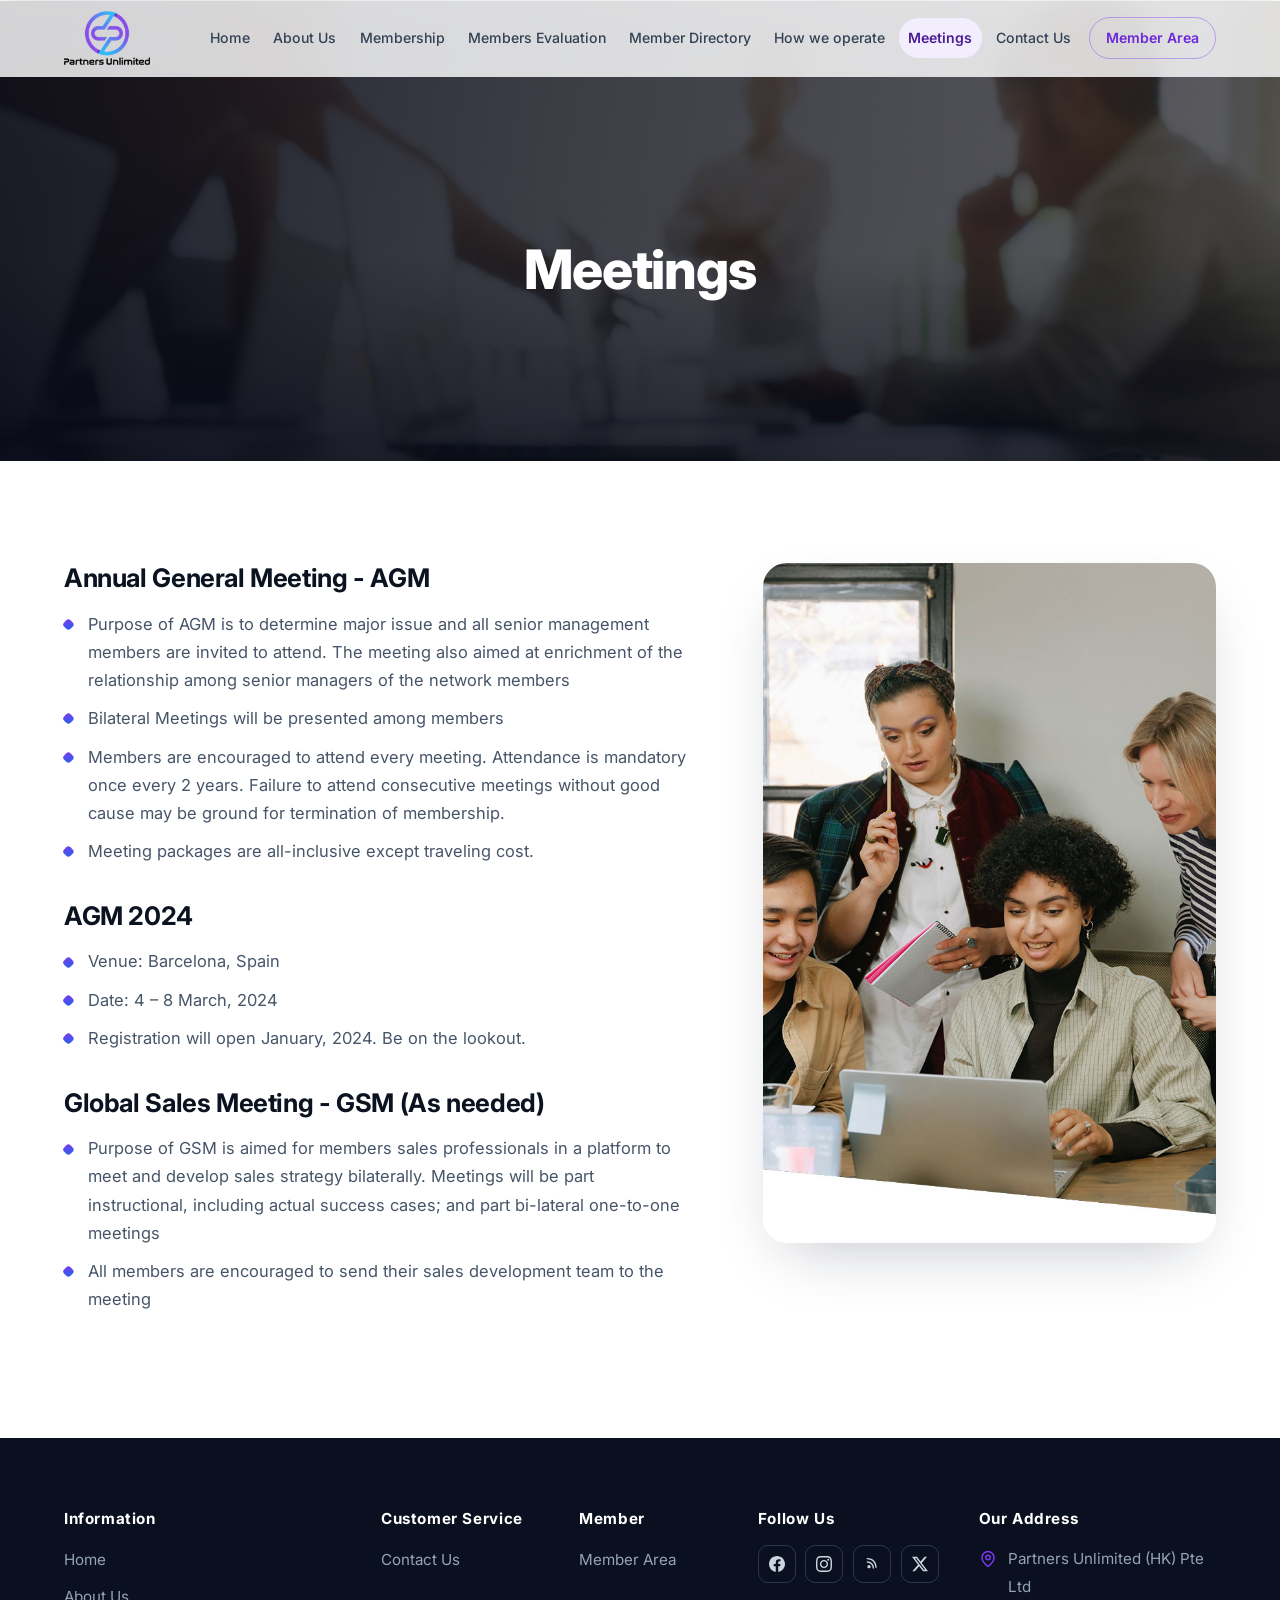
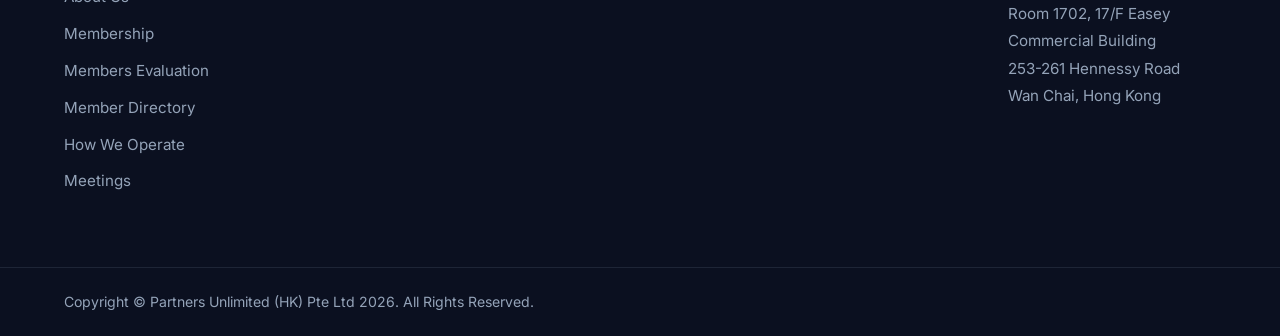
<file: meetings.html>
<!DOCTYPE html>
<html lang="en">
<head>
<meta charset="utf-8">
<meta name="viewport" content="width=device-width, initial-scale=1">
<title>Meetings</title>
<meta name="description" content="Annual General Meeting and Global Sales Meeting of the Partners Unlimited network.">
<link rel="icon" type="image/png" href="assets/img/favicon.png">
<link rel="preconnect" href="https://fonts.googleapis.com">
<link rel="preconnect" href="https://fonts.gstatic.com" crossorigin>
<link href="https://fonts.googleapis.com/css2?family=Inter:wght@400;500;600;700;800&display=swap" rel="stylesheet">
<link rel="stylesheet" href="assets/css/style.css">
<script src="assets/js/main.js" defer></script>
</head>
<body>

<header class="site-header">
  <div class="container header-inner">
    <a class="brand-logo" href="index.html" title="Partners Unlimited (HK) Pte Ltd">
      <img src="assets/img/logo.png" alt="Partners Unlimited (HK) Pte Ltd" width="150" height="94">
    </a>
    <nav class="main-nav" aria-label="Main">
      <ul>
        <li><a href="index.html">Home</a></li>
        <li><a href="about-us.html">About Us</a></li>
        <li><a href="membership.html">Membership</a></li>
        <li><a href="members-evaluation.html">Members Evaluation</a></li>
        <li><a href="members.html">Member Directory</a></li>
        <li><a href="how-we-operate.html">How we operate</a></li>
        <li><a href="meetings.html" aria-current="page">Meetings</a></li>
        <li><a href="contact-us.html">Contact Us</a></li>
        <li><a class="nav-cta" href="member-area.html">Member Area</a></li>
      </ul>
    </nav>
    <button class="nav-toggle" type="button" aria-expanded="false" aria-controls="mobile-nav" aria-label="Toggle navigation">
      <svg class="icon-open" viewBox="0 0 24 24" fill="none" stroke="currentColor" stroke-width="2" stroke-linecap="round" aria-hidden="true"><path d="M4 7h16M4 12h16M4 17h16"/></svg>
      <svg class="icon-close" viewBox="0 0 24 24" fill="none" stroke="currentColor" stroke-width="2" stroke-linecap="round" aria-hidden="true"><path d="M6 6l12 12M18 6L6 18"/></svg>
    </button>
  </div>
  <nav class="mobile-nav" id="mobile-nav" aria-label="Mobile">
    <a href="index.html">Home</a>
    <a href="about-us.html">About Us</a>
    <a href="membership.html">Membership</a>
    <a href="members-evaluation.html">Members Evaluation</a>
    <a href="members.html">Member Directory</a>
    <a href="how-we-operate.html">How we operate</a>
    <a href="meetings.html" aria-current="page">Meetings</a>
    <a href="contact-us.html">Contact Us</a>
    <a class="mobile-nav-cta" href="member-area.html">Member Area</a>
  </nav>
</header>

<main>
  <section class="page-hero">
    <div class="page-hero-media" aria-hidden="true"><img src="assets/img/banner-meetings.jpg" alt="" width="1900" height="600" fetchpriority="high"></div>
    <div class="container" data-reveal><h1>Meetings</h1></div>
  </section>

  <section class="section">
    <div class="container content-split">
      <div class="prose" data-reveal>
        <h2>Annual General Meeting - AGM</h2>
        <ul class="bullets">
          <li>Purpose of AGM is to determine major issue and all senior management members are invited to attend. The meeting also aimed at enrichment of the relationship among senior managers of the network members</li>
          <li>Bilateral Meetings will be presented among members</li>
          <li>Members are encouraged to attend every meeting. Attendance is mandatory once every 2 years. Failure to attend consecutive meetings without good cause may be ground for termination of membership.</li>
          <li>Meeting packages are all-inclusive except traveling cost.</li>
        </ul>

        <h2>AGM 2024</h2>
        <ul class="bullets">
          <li>Venue: Barcelona, Spain</li>
          <li>Date: 4 &ndash; 8 March, 2024</li>
          <li>Registration will open January, 2024. Be on the lookout.</li>
        </ul>

        <h2>Global Sales Meeting - GSM (As needed)</h2>
        <ul class="bullets">
          <li>Purpose of GSM is aimed for members sales professionals in a platform to meet and develop sales strategy bilaterally. Meetings will be part instructional, including actual success cases; and part bi-lateral one-to-one meetings</li>
          <li>All members are encouraged to send their sales development team to the meeting</li>
        </ul>
      </div>
      <figure class="side-photo" data-reveal style="margin:0;">
        <img src="assets/img/side-meetings.jpg" alt="Partners Unlimited meetings" width="700" height="1050" loading="lazy">
      </figure>
    </div>
  </section>

</main>

<footer class="site-footer">
  <div class="container footer-grid">
    <div class="footer-col">
      <h5>Information</h5>
      <ul>
        <li><a href="index.html">Home</a></li>
        <li><a href="about-us.html">About Us</a></li>
        <li><a href="membership.html">Membership</a></li>
        <li><a href="members-evaluation.html">Members Evaluation</a></li>
        <li><a href="members.html">Member Directory</a></li>
        <li><a href="how-we-operate.html">How We Operate</a></li>
        <li><a href="meetings.html">Meetings</a></li>
      </ul>
    </div>
    <div class="footer-col">
      <h5>Customer Service</h5>
      <ul>
        <li><a href="contact-us.html">Contact Us</a></li>
      </ul>
    </div>
    <div class="footer-col">
      <h5>Member</h5>
      <ul>
        <li><a href="member-area.html">Member Area</a></li>
      </ul>
    </div>
    <div class="footer-col">
      <h5>Follow Us</h5>
      <div class="social-row">
        <a href="#" target="_blank" rel="noopener" aria-label="Facebook"><svg viewBox="0 0 24 24" fill="currentColor" aria-hidden="true"><path d="M24 12.073c0-6.627-5.373-12-12-12s-12 5.373-12 12c0 5.99 4.388 10.954 10.125 11.854v-8.385H7.078v-3.47h3.047V9.43c0-3.007 1.792-4.669 4.533-4.669 1.312 0 2.686.235 2.686.235v2.953H15.83c-1.491 0-1.956.925-1.956 1.874v2.25h3.328l-.532 3.47h-2.796v8.385C19.612 23.027 24 18.062 24 12.073z"/></svg></a>
        <a href="#" target="_blank" rel="noopener" aria-label="Instagram"><svg viewBox="0 0 24 24" fill="currentColor" aria-hidden="true"><path d="M12 2.163c3.204 0 3.584.012 4.85.07 3.252.148 4.771 1.691 4.919 4.919.058 1.265.069 1.645.069 4.849 0 3.205-.012 3.584-.069 4.849-.149 3.225-1.664 4.771-4.919 4.919-1.266.058-1.644.07-4.85.07-3.204 0-3.584-.012-4.849-.07-3.26-.149-4.771-1.699-4.919-4.92-.058-1.265-.07-1.644-.07-4.849 0-3.204.013-3.583.07-4.849.149-3.227 1.664-4.771 4.919-4.919 1.266-.057 1.645-.069 4.849-.069zm0-2.163c-3.259 0-3.667.014-4.947.072-4.358.2-6.78 2.618-6.98 6.98-.059 1.281-.073 1.689-.073 4.948 0 3.259.014 3.668.072 4.948.2 4.358 2.618 6.78 6.98 6.98 1.281.058 1.689.072 4.948.072 3.259 0 3.668-.014 4.948-.072 4.354-.2 6.782-2.618 6.979-6.98.059-1.28.073-1.689.073-4.948 0-3.259-.014-3.667-.072-4.947-.196-4.354-2.617-6.78-6.979-6.98-1.281-.059-1.69-.073-4.949-.073zm0 5.838c-3.403 0-6.162 2.759-6.162 6.162s2.759 6.163 6.162 6.163 6.162-2.759 6.162-6.163c0-3.403-2.759-6.162-6.162-6.162zm0 10.162c-2.209 0-4-1.79-4-4 0-2.209 1.791-4 4-4s4 1.791 4 4c0 2.21-1.791 4-4 4zm6.406-11.845c-.796 0-1.441.645-1.441 1.44s.645 1.44 1.441 1.44c.795 0 1.439-.645 1.439-1.44s-.644-1.44-1.439-1.44z"/></svg></a>
        <a href="#" target="_blank" rel="noopener" aria-label="RSS"><svg viewBox="0 0 24 24" fill="currentColor" aria-hidden="true"><path d="M5 3a1 1 0 1 0 0 2c6.627 0 12 5.373 12 12a1 1 0 1 0 2 0C19 9.268 13.732 3 5 3zm0 5a1 1 0 1 0 0 2c4.418 0 8 3.582 8 8a1 1 0 1 0 2 0c0-5.523-4.477-10-10-10zm2.5 5.5A2.5 2.5 0 1 0 10 16a2.5 2.5 0 0 0-2.5-2.5z"/></svg></a>
        <a href="#" target="_blank" rel="noopener" aria-label="Twitter"><svg viewBox="0 0 24 24" fill="currentColor" aria-hidden="true"><path d="M18.901 1.153h3.68l-8.04 9.19L24 22.846h-7.406l-5.8-7.584-6.638 7.584H.474l8.6-9.83L0 1.154h7.594l5.243 6.932ZM17.61 20.644h2.039L6.486 3.24H4.298Z"/></svg></a>
      </div>
    </div>
    <div class="footer-col">
      <h5>Our Address</h5>
      <div class="footer-address">
        <svg width="18" height="18" viewBox="0 0 24 24" fill="none" stroke="currentColor" stroke-width="2" stroke-linecap="round" stroke-linejoin="round" aria-hidden="true"><path d="M20 10c0 6-8 12-8 12S4 16 4 10a8 8 0 1 1 16 0Z"/><circle cx="12" cy="10" r="3"/></svg>
        <address>Partners Unlimited (HK) Pte Ltd<br>Room 1702, 17/F Easey Commercial Building<br>253-261 Hennessy Road<br>Wan Chai, Hong Kong</address>
      </div>
    </div>
  </div>
  <div class="footer-bottom">
    <div class="container">
      <p>Copyright © Partners Unlimited (HK) Pte Ltd 2026. All Rights Reserved.</p>
    </div>
  </div>
</footer>

</body>
</html>
</file>
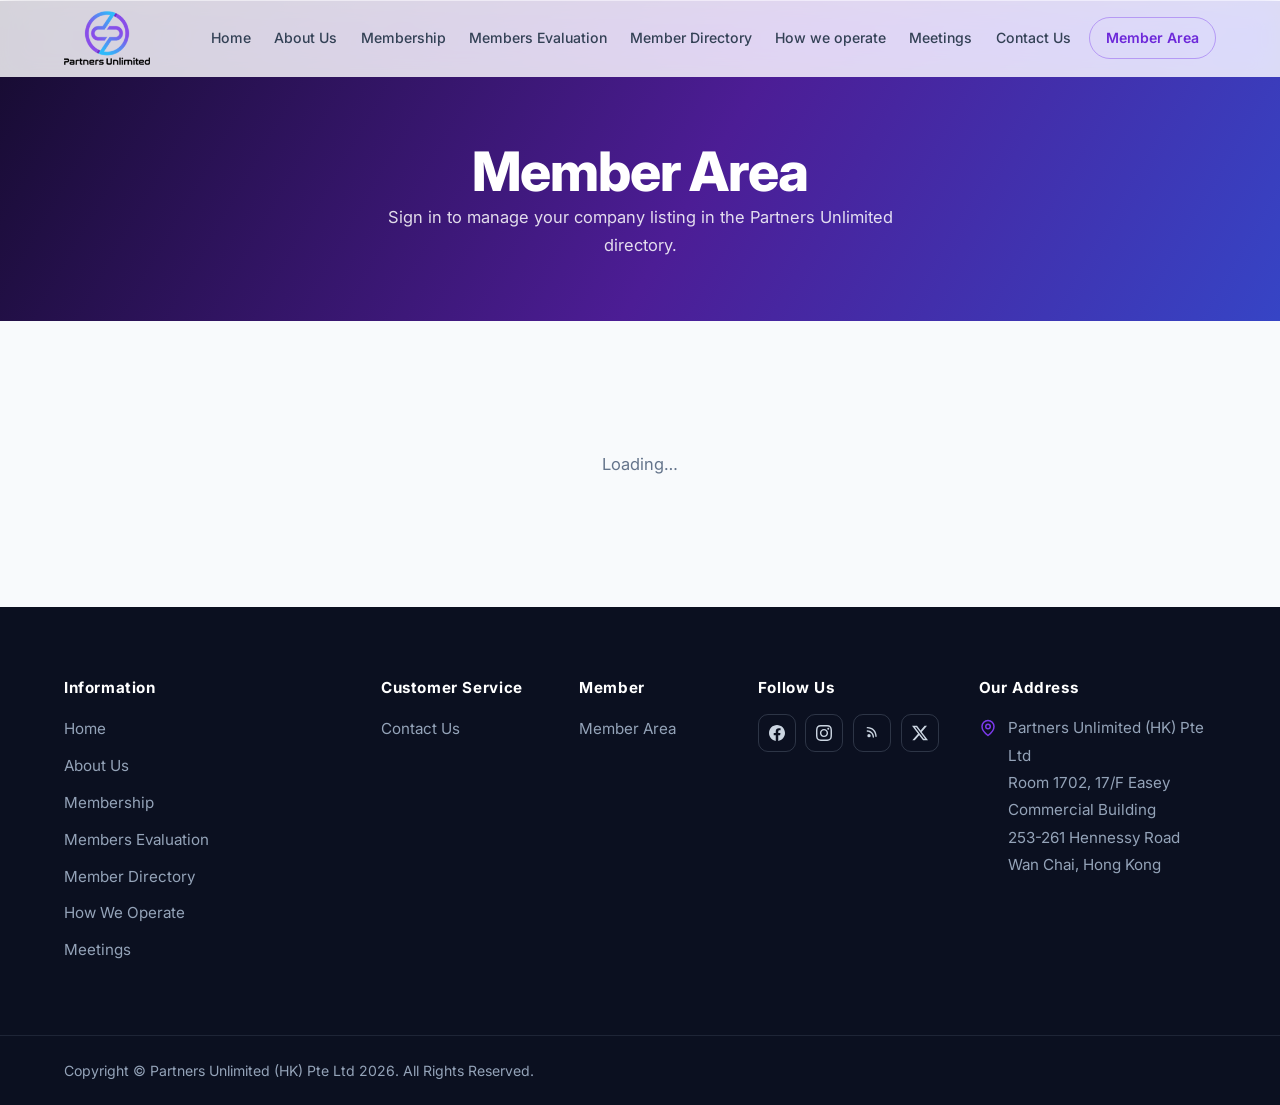
<file: member-area.html>
<!DOCTYPE html>
<html lang="en">
<head>
<meta charset="utf-8">
<meta name="viewport" content="width=device-width, initial-scale=1">
<title>Member Area</title>
<meta name="description" content="Sign in to the Partners Unlimited member area to manage your company listing.">
<link rel="icon" type="image/png" href="assets/img/favicon.png">
<link rel="preconnect" href="https://fonts.googleapis.com">
<link rel="preconnect" href="https://fonts.gstatic.com" crossorigin>
<link href="https://fonts.googleapis.com/css2?family=Inter:wght@400;500;600;700;800&display=swap" rel="stylesheet">
<link rel="stylesheet" href="assets/css/style.css">
<script src="assets/js/main.js" defer></script>
<script type="module" src="assets/js/page-login.js"></script>
</head>
<body>

<header class="site-header">
  <div class="container header-inner">
    <a class="brand-logo" href="index.html" title="Partners Unlimited (HK) Pte Ltd">
      <img src="assets/img/logo.png" alt="Partners Unlimited (HK) Pte Ltd" width="150" height="94">
    </a>
    <nav class="main-nav" aria-label="Main">
      <ul>
        <li><a href="index.html">Home</a></li>
        <li><a href="about-us.html">About Us</a></li>
        <li><a href="membership.html">Membership</a></li>
        <li><a href="members-evaluation.html">Members Evaluation</a></li>
        <li><a href="members.html">Member Directory</a></li>
        <li><a href="how-we-operate.html">How we operate</a></li>
        <li><a href="meetings.html">Meetings</a></li>
        <li><a href="contact-us.html">Contact Us</a></li>
        <li><a class="nav-cta" href="member-area.html">Member Area</a></li>
      </ul>
    </nav>
    <button class="nav-toggle" type="button" aria-expanded="false" aria-controls="mobile-nav" aria-label="Toggle navigation">
      <svg class="icon-open" viewBox="0 0 24 24" fill="none" stroke="currentColor" stroke-width="2" stroke-linecap="round" aria-hidden="true"><path d="M4 7h16M4 12h16M4 17h16"/></svg>
      <svg class="icon-close" viewBox="0 0 24 24" fill="none" stroke="currentColor" stroke-width="2" stroke-linecap="round" aria-hidden="true"><path d="M6 6l12 12M18 6L6 18"/></svg>
    </button>
  </div>
  <nav class="mobile-nav" id="mobile-nav" aria-label="Mobile">
    <a href="index.html">Home</a>
    <a href="about-us.html">About Us</a>
    <a href="membership.html">Membership</a>
    <a href="members-evaluation.html">Members Evaluation</a>
    <a href="members.html">Member Directory</a>
    <a href="how-we-operate.html">How we operate</a>
    <a href="meetings.html">Meetings</a>
    <a href="contact-us.html">Contact Us</a>
    <a class="mobile-nav-cta" href="member-area.html">Member Area</a>
  </nav>
</header>

<main>
  <section class="page-hero page-hero-plain hero-slim">
    <div class="container" data-reveal>
      <h1>Member Area</h1>
      <p style="color:rgba(255,255,255,.85); max-width:36rem; margin:0 auto;">Sign in to manage your company listing in the Partners Unlimited directory.</p>
    </div>
  </section>

  <section class="ma-main">
    <div class="container">
      <div id="config-alert"></div>

      <div class="login-card" id="auth-card" hidden>
        <div class="tabs" role="tablist" aria-label="Login or sign up">
          <button class="tab-btn is-active" id="tab-login" type="button" role="tab" aria-selected="true">Login</button>
          <button class="tab-btn" id="tab-signup" type="button" role="tab" aria-selected="false">Sign Up</button>
        </div>

        <form id="form-login" data-reveal>
          <h2 style="margin-top:0;">Login to your Account</h2>
          <div class="form-grid">
            <div class="field">
              <label for="login-email">Email</label>
              <input type="email" id="login-email" required autocomplete="email">
            </div>
            <div class="field">
              <label for="login-password">Password</label>
              <div class="pw-field">
                <input type="password" id="login-password" required autocomplete="current-password">
                <button class="pw-toggle" type="button" data-pw-toggle aria-pressed="false" aria-label="Toggle show/hide password">
                  <svg class="eye-on" width="18" height="18" viewBox="0 0 24 24" fill="none" stroke="currentColor" stroke-width="2" stroke-linecap="round" stroke-linejoin="round" aria-hidden="true"><path d="M1 12s4-8 11-8 11 8 11 8-4 8-11 8-11-8-11-8z"/><circle cx="12" cy="12" r="3"/></svg>
                  <svg class="eye-off" width="18" height="18" viewBox="0 0 24 24" fill="none" stroke="currentColor" stroke-width="2" stroke-linecap="round" stroke-linejoin="round" style="display:none;" aria-hidden="true"><path d="M17.94 17.94A10.07 10.07 0 0 1 12 20c-7 0-11-8-11-8a18.45 18.45 0 0 1 5.06-5.94M9.9 4.24A9.12 9.12 0 0 1 12 4c7 0 11 8 11 8a18.5 18.5 0 0 1-2.16 3.19m-6.72-1.07a3 3 0 1 1-4.24-4.24"/><line x1="1" y1="1" x2="23" y2="23"/></svg>
                </button>
              </div>
            </div>
          </div>
          <div class="login-extra" style="margin-top:.25rem;">
            <span></span>
            <a href="#" id="link-forgot">Forgot your password?</a>
          </div>
          <p class="form-msg" id="login-msg" role="alert" hidden></p>
          <button class="btn btn-primary" type="submit">Login Now</button>
          <p class="login-alt">Don&rsquo;t have an account? <a href="#" id="link-to-signup">Sign up</a></p>
        </form>

        <form id="form-signup" hidden>
          <h2 style="margin-top:0;">Create an Account</h2>
          <div class="form-grid">
            <div class="field">
              <label for="signup-name">Your Name</label>
              <input type="text" id="signup-name" required autocomplete="name">
            </div>
            <div class="field">
              <label for="signup-email">Email</label>
              <input type="email" id="signup-email" required autocomplete="email">
            </div>
            <div class="field">
              <label for="signup-password">Password <span class="muted" style="font-weight:400;">(min. 6 characters)</span></label>
              <div class="pw-field">
                <input type="password" id="signup-password" required minlength="6" autocomplete="new-password">
                <button class="pw-toggle" type="button" data-pw-toggle aria-pressed="false" aria-label="Toggle show/hide password">
                  <svg class="eye-on" width="18" height="18" viewBox="0 0 24 24" fill="none" stroke="currentColor" stroke-width="2" stroke-linecap="round" stroke-linejoin="round" aria-hidden="true"><path d="M1 12s4-8 11-8 11 8 11 8-4 8-11 8-11-8-11-8z"/><circle cx="12" cy="12" r="3"/></svg>
                  <svg class="eye-off" width="18" height="18" viewBox="0 0 24 24" fill="none" stroke="currentColor" stroke-width="2" stroke-linecap="round" stroke-linejoin="round" style="display:none;" aria-hidden="true"><path d="M17.94 17.94A10.07 10.07 0 0 1 12 20c-7 0-11-8-11-8a18.45 18.45 0 0 1 5.06-5.94M9.9 4.24A9.12 9.12 0 0 1 12 4c7 0 11 8 11 8a18.5 18.5 0 0 1-2.16 3.19m-6.72-1.07a3 3 0 1 1-4.24-4.24"/><line x1="1" y1="1" x2="23" y2="23"/></svg>
                </button>
              </div>
            </div>
          </div>
          <p class="form-msg" id="signup-msg" role="alert" hidden></p>
          <button class="btn btn-primary" type="submit">Sign Up</button>
          <p class="login-alt">Already have an account? <a href="#" id="link-to-login">Login</a></p>
        </form>
      </div>

      <div class="empty-state" id="auth-loading">
        <p class="muted">Loading…</p>
      </div>
    </div>
  </section>

</main>

<footer class="site-footer">
  <div class="container footer-grid">
    <div class="footer-col">
      <h5>Information</h5>
      <ul>
        <li><a href="index.html">Home</a></li>
        <li><a href="about-us.html">About Us</a></li>
        <li><a href="membership.html">Membership</a></li>
        <li><a href="members-evaluation.html">Members Evaluation</a></li>
        <li><a href="members.html">Member Directory</a></li>
        <li><a href="how-we-operate.html">How We Operate</a></li>
        <li><a href="meetings.html">Meetings</a></li>
      </ul>
    </div>
    <div class="footer-col">
      <h5>Customer Service</h5>
      <ul>
        <li><a href="contact-us.html">Contact Us</a></li>
      </ul>
    </div>
    <div class="footer-col">
      <h5>Member</h5>
      <ul>
        <li><a href="member-area.html">Member Area</a></li>
      </ul>
    </div>
    <div class="footer-col">
      <h5>Follow Us</h5>
      <div class="social-row">
        <a href="#" target="_blank" rel="noopener" aria-label="Facebook"><svg viewBox="0 0 24 24" fill="currentColor" aria-hidden="true"><path d="M24 12.073c0-6.627-5.373-12-12-12s-12 5.373-12 12c0 5.99 4.388 10.954 10.125 11.854v-8.385H7.078v-3.47h3.047V9.43c0-3.007 1.792-4.669 4.533-4.669 1.312 0 2.686.235 2.686.235v2.953H15.83c-1.491 0-1.956.925-1.956 1.874v2.25h3.328l-.532 3.47h-2.796v8.385C19.612 23.027 24 18.062 24 12.073z"/></svg></a>
        <a href="#" target="_blank" rel="noopener" aria-label="Instagram"><svg viewBox="0 0 24 24" fill="currentColor" aria-hidden="true"><path d="M12 2.163c3.204 0 3.584.012 4.85.07 3.252.148 4.771 1.691 4.919 4.919.058 1.265.069 1.645.069 4.849 0 3.205-.012 3.584-.069 4.849-.149 3.225-1.664 4.771-4.919 4.919-1.266.058-1.644.07-4.85.07-3.204 0-3.584-.012-4.849-.07-3.26-.149-4.771-1.699-4.919-4.92-.058-1.265-.07-1.644-.07-4.849 0-3.204.013-3.583.07-4.849.149-3.227 1.664-4.771 4.919-4.919 1.266-.057 1.645-.069 4.849-.069zm0-2.163c-3.259 0-3.667.014-4.947.072-4.358.2-6.78 2.618-6.98 6.98-.059 1.281-.073 1.689-.073 4.948 0 3.259.014 3.668.072 4.948.2 4.358 2.618 6.78 6.98 6.98 1.281.058 1.689.072 4.948.072 3.259 0 3.668-.014 4.948-.072 4.354-.2 6.782-2.618 6.979-6.98.059-1.28.073-1.689.073-4.948 0-3.259-.014-3.667-.072-4.947-.196-4.354-2.617-6.78-6.979-6.98-1.281-.059-1.69-.073-4.949-.073zm0 5.838c-3.403 0-6.162 2.759-6.162 6.162s2.759 6.163 6.162 6.163 6.162-2.759 6.162-6.163c0-3.403-2.759-6.162-6.162-6.162zm0 10.162c-2.209 0-4-1.79-4-4 0-2.209 1.791-4 4-4s4 1.791 4 4c0 2.21-1.791 4-4 4zm6.406-11.845c-.796 0-1.441.645-1.441 1.44s.645 1.44 1.441 1.44c.795 0 1.439-.645 1.439-1.44s-.644-1.44-1.439-1.44z"/></svg></a>
        <a href="#" target="_blank" rel="noopener" aria-label="RSS"><svg viewBox="0 0 24 24" fill="currentColor" aria-hidden="true"><path d="M5 3a1 1 0 1 0 0 2c6.627 0 12 5.373 12 12a1 1 0 1 0 2 0C19 9.268 13.732 3 5 3zm0 5a1 1 0 1 0 0 2c4.418 0 8 3.582 8 8a1 1 0 1 0 2 0c0-5.523-4.477-10-10-10zm2.5 5.5A2.5 2.5 0 1 0 10 16a2.5 2.5 0 0 0-2.5-2.5z"/></svg></a>
        <a href="#" target="_blank" rel="noopener" aria-label="Twitter"><svg viewBox="0 0 24 24" fill="currentColor" aria-hidden="true"><path d="M18.901 1.153h3.68l-8.04 9.19L24 22.846h-7.406l-5.8-7.584-6.638 7.584H.474l8.6-9.83L0 1.154h7.594l5.243 6.932ZM17.61 20.644h2.039L6.486 3.24H4.298Z"/></svg></a>
      </div>
    </div>
    <div class="footer-col">
      <h5>Our Address</h5>
      <div class="footer-address">
        <svg width="18" height="18" viewBox="0 0 24 24" fill="none" stroke="currentColor" stroke-width="2" stroke-linecap="round" stroke-linejoin="round" aria-hidden="true"><path d="M20 10c0 6-8 12-8 12S4 16 4 10a8 8 0 1 1 16 0Z"/><circle cx="12" cy="10" r="3"/></svg>
        <address>Partners Unlimited (HK) Pte Ltd<br>Room 1702, 17/F Easey Commercial Building<br>253-261 Hennessy Road<br>Wan Chai, Hong Kong</address>
      </div>
    </div>
  </div>
  <div class="footer-bottom">
    <div class="container">
      <p>Copyright © Partners Unlimited (HK) Pte Ltd 2026. All Rights Reserved.</p>
    </div>
  </div>
</footer>

</body>
</html>
</file>
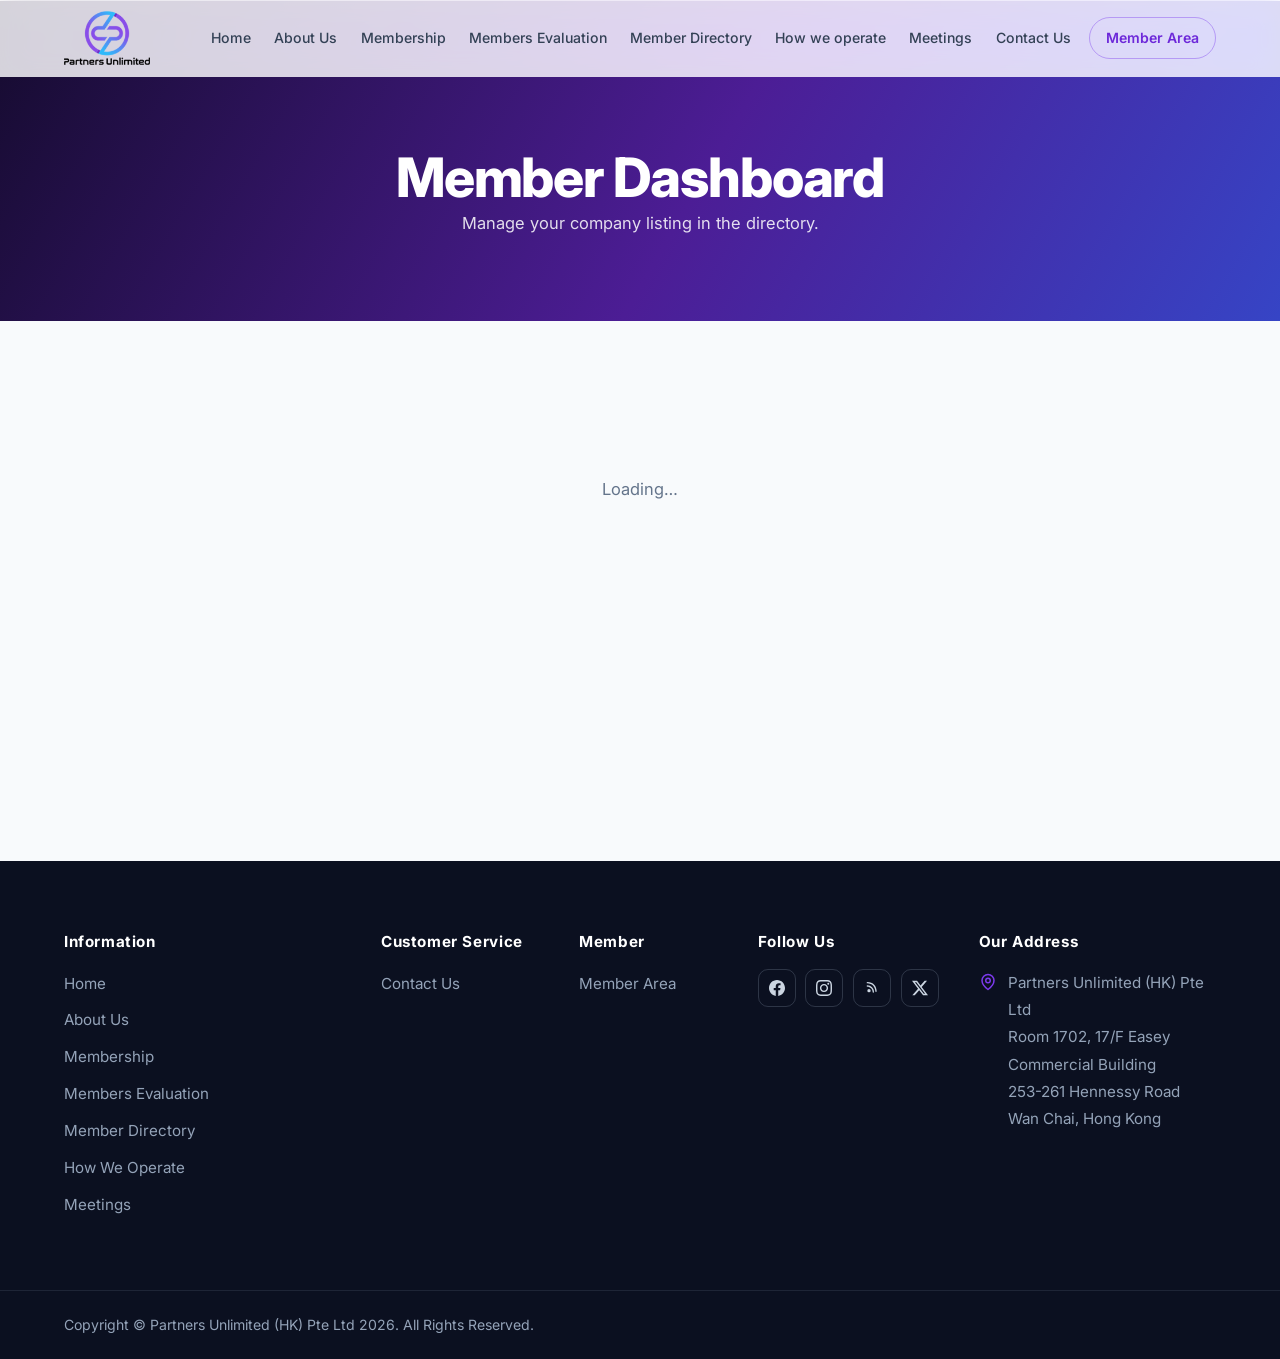
<file: member-dashboard.html>
<!DOCTYPE html>
<html lang="en">
<head>
<meta charset="utf-8">
<meta name="viewport" content="width=device-width, initial-scale=1">
<title>Member Dashboard</title>
<meta name="description" content="Manage your Partners Unlimited company listing.">
<link rel="icon" type="image/png" href="assets/img/favicon.png">
<link rel="preconnect" href="https://fonts.googleapis.com">
<link rel="preconnect" href="https://fonts.gstatic.com" crossorigin>
<link href="https://fonts.googleapis.com/css2?family=Inter:wght@400;500;600;700;800&display=swap" rel="stylesheet">
<link rel="stylesheet" href="assets/css/style.css">
<script src="assets/js/main.js" defer></script>
<script type="module" src="assets/js/page-dashboard.js"></script>
</head>
<body>

<header class="site-header">
  <div class="container header-inner">
    <a class="brand-logo" href="index.html" title="Partners Unlimited (HK) Pte Ltd">
      <img src="assets/img/logo.png" alt="Partners Unlimited (HK) Pte Ltd" width="150" height="94">
    </a>
    <nav class="main-nav" aria-label="Main">
      <ul>
        <li><a href="index.html">Home</a></li>
        <li><a href="about-us.html">About Us</a></li>
        <li><a href="membership.html">Membership</a></li>
        <li><a href="members-evaluation.html">Members Evaluation</a></li>
        <li><a href="members.html">Member Directory</a></li>
        <li><a href="how-we-operate.html">How we operate</a></li>
        <li><a href="meetings.html">Meetings</a></li>
        <li><a href="contact-us.html">Contact Us</a></li>
        <li><a class="nav-cta" href="member-area.html">Member Area</a></li>
      </ul>
    </nav>
    <button class="nav-toggle" type="button" aria-expanded="false" aria-controls="mobile-nav" aria-label="Toggle navigation">
      <svg class="icon-open" viewBox="0 0 24 24" fill="none" stroke="currentColor" stroke-width="2" stroke-linecap="round" aria-hidden="true"><path d="M4 7h16M4 12h16M4 17h16"/></svg>
      <svg class="icon-close" viewBox="0 0 24 24" fill="none" stroke="currentColor" stroke-width="2" stroke-linecap="round" aria-hidden="true"><path d="M6 6l12 12M18 6L6 18"/></svg>
    </button>
  </div>
  <nav class="mobile-nav" id="mobile-nav" aria-label="Mobile">
    <a href="index.html">Home</a>
    <a href="about-us.html">About Us</a>
    <a href="membership.html">Membership</a>
    <a href="members-evaluation.html">Members Evaluation</a>
    <a href="members.html">Member Directory</a>
    <a href="how-we-operate.html">How we operate</a>
    <a href="meetings.html">Meetings</a>
    <a href="contact-us.html">Contact Us</a>
    <a class="mobile-nav-cta" href="member-area.html">Member Area</a>
  </nav>
</header>

<main>
  <section class="page-hero page-hero-plain hero-slim">
    <div class="container" data-reveal>
      <h1>Member Dashboard</h1>
      <p style="color:rgba(255,255,255,.85);" id="dash-subtitle">Manage your company listing in the directory.</p>
    </div>
  </section>

  <section class="section section-soft" style="min-height:60vh;">
    <div class="container container-narrow">
      <div id="config-alert"></div>
      <div id="dash-loading" class="empty-state"><p class="muted">Loading…</p></div>

      <div id="dash-content" hidden>
        <div class="dash-head">
          <div>
            <span class="badge" id="company-status"></span>
            <h2 class="section-title" style="margin-top:.75rem;" id="dash-heading">Your Company Listing</h2>
          </div>
          <button class="btn btn-outline" id="btn-signout" type="button">Sign Out</button>
        </div>
        <p class="muted" id="dash-note" style="margin-bottom:1.5rem;"></p>

        <form class="form-card" id="form-company" data-reveal>
          <div class="form-grid">
            <div class="field">
              <label for="c-name">Company Name <span class="req">*</span></label>
              <input type="text" id="c-name" required>
            </div>
            <div class="field">
              <label for="c-category">Category</label>
              <select id="c-category"><option value="">Select a category…</option></select>
            </div>
            <div class="field two-col">
              <div>
                <label for="c-country">Country</label>
                <input type="text" id="c-country">
              </div>
              <div>
                <label for="c-city">City</label>
                <input type="text" id="c-city">
              </div>
            </div>
            <div class="field">
              <label for="c-address">Address</label>
              <input type="text" id="c-address">
            </div>
            <div class="field two-col">
              <div>
                <label for="c-phone">Phone</label>
                <input type="text" id="c-phone">
              </div>
              <div>
                <label for="c-email">Email</label>
                <input type="email" id="c-email">
              </div>
            </div>
            <div class="field two-col">
              <div>
                <label for="c-website">Website</label>
                <input type="text" id="c-website" placeholder="https://">
              </div>
              <div>
                <label for="c-logo">Logo URL</label>
                <input type="text" id="c-logo" placeholder="https://">
              </div>
            </div>
            <div class="field">
              <label for="c-description">Description</label>
              <textarea id="c-description" rows="4"></textarea>
            </div>
          </div>
          <p class="form-msg" id="company-msg" role="alert" hidden></p>
          <div class="form-actions">
            <button class="btn btn-primary" type="submit">Save Listing</button>
          </div>
        </form>
      </div>
    </div>
  </section>

</main>

<footer class="site-footer">
  <div class="container footer-grid">
    <div class="footer-col">
      <h5>Information</h5>
      <ul>
        <li><a href="index.html">Home</a></li>
        <li><a href="about-us.html">About Us</a></li>
        <li><a href="membership.html">Membership</a></li>
        <li><a href="members-evaluation.html">Members Evaluation</a></li>
        <li><a href="members.html">Member Directory</a></li>
        <li><a href="how-we-operate.html">How We Operate</a></li>
        <li><a href="meetings.html">Meetings</a></li>
      </ul>
    </div>
    <div class="footer-col">
      <h5>Customer Service</h5>
      <ul>
        <li><a href="contact-us.html">Contact Us</a></li>
      </ul>
    </div>
    <div class="footer-col">
      <h5>Member</h5>
      <ul>
        <li><a href="member-area.html">Member Area</a></li>
      </ul>
    </div>
    <div class="footer-col">
      <h5>Follow Us</h5>
      <div class="social-row">
        <a href="#" target="_blank" rel="noopener" aria-label="Facebook"><svg viewBox="0 0 24 24" fill="currentColor" aria-hidden="true"><path d="M24 12.073c0-6.627-5.373-12-12-12s-12 5.373-12 12c0 5.99 4.388 10.954 10.125 11.854v-8.385H7.078v-3.47h3.047V9.43c0-3.007 1.792-4.669 4.533-4.669 1.312 0 2.686.235 2.686.235v2.953H15.83c-1.491 0-1.956.925-1.956 1.874v2.25h3.328l-.532 3.47h-2.796v8.385C19.612 23.027 24 18.062 24 12.073z"/></svg></a>
        <a href="#" target="_blank" rel="noopener" aria-label="Instagram"><svg viewBox="0 0 24 24" fill="currentColor" aria-hidden="true"><path d="M12 2.163c3.204 0 3.584.012 4.85.07 3.252.148 4.771 1.691 4.919 4.919.058 1.265.069 1.645.069 4.849 0 3.205-.012 3.584-.069 4.849-.149 3.225-1.664 4.771-4.919 4.919-1.266.058-1.644.07-4.85.07-3.204 0-3.584-.012-4.849-.07-3.26-.149-4.771-1.699-4.919-4.92-.058-1.265-.07-1.644-.07-4.849 0-3.204.013-3.583.07-4.849.149-3.227 1.664-4.771 4.919-4.919 1.266-.057 1.645-.069 4.849-.069zm0-2.163c-3.259 0-3.667.014-4.947.072-4.358.2-6.78 2.618-6.98 6.98-.059 1.281-.073 1.689-.073 4.948 0 3.259.014 3.668.072 4.948.2 4.358 2.618 6.78 6.98 6.98 1.281.058 1.689.072 4.948.072 3.259 0 3.668-.014 4.948-.072 4.354-.2 6.782-2.618 6.979-6.98.059-1.28.073-1.689.073-4.948 0-3.259-.014-3.667-.072-4.947-.196-4.354-2.617-6.78-6.979-6.98-1.281-.059-1.69-.073-4.949-.073zm0 5.838c-3.403 0-6.162 2.759-6.162 6.162s2.759 6.163 6.162 6.163 6.162-2.759 6.162-6.163c0-3.403-2.759-6.162-6.162-6.162zm0 10.162c-2.209 0-4-1.79-4-4 0-2.209 1.791-4 4-4s4 1.791 4 4c0 2.21-1.791 4-4 4zm6.406-11.845c-.796 0-1.441.645-1.441 1.44s.645 1.44 1.441 1.44c.795 0 1.439-.645 1.439-1.44s-.644-1.44-1.439-1.44z"/></svg></a>
        <a href="#" target="_blank" rel="noopener" aria-label="RSS"><svg viewBox="0 0 24 24" fill="currentColor" aria-hidden="true"><path d="M5 3a1 1 0 1 0 0 2c6.627 0 12 5.373 12 12a1 1 0 1 0 2 0C19 9.268 13.732 3 5 3zm0 5a1 1 0 1 0 0 2c4.418 0 8 3.582 8 8a1 1 0 1 0 2 0c0-5.523-4.477-10-10-10zm2.5 5.5A2.5 2.5 0 1 0 10 16a2.5 2.5 0 0 0-2.5-2.5z"/></svg></a>
        <a href="#" target="_blank" rel="noopener" aria-label="Twitter"><svg viewBox="0 0 24 24" fill="currentColor" aria-hidden="true"><path d="M18.901 1.153h3.68l-8.04 9.19L24 22.846h-7.406l-5.8-7.584-6.638 7.584H.474l8.6-9.83L0 1.154h7.594l5.243 6.932ZM17.61 20.644h2.039L6.486 3.24H4.298Z"/></svg></a>
      </div>
    </div>
    <div class="footer-col">
      <h5>Our Address</h5>
      <div class="footer-address">
        <svg width="18" height="18" viewBox="0 0 24 24" fill="none" stroke="currentColor" stroke-width="2" stroke-linecap="round" stroke-linejoin="round" aria-hidden="true"><path d="M20 10c0 6-8 12-8 12S4 16 4 10a8 8 0 1 1 16 0Z"/><circle cx="12" cy="10" r="3"/></svg>
        <address>Partners Unlimited (HK) Pte Ltd<br>Room 1702, 17/F Easey Commercial Building<br>253-261 Hennessy Road<br>Wan Chai, Hong Kong</address>
      </div>
    </div>
  </div>
  <div class="footer-bottom">
    <div class="container">
      <p>Copyright © Partners Unlimited (HK) Pte Ltd 2026. All Rights Reserved.</p>
    </div>
  </div>
</footer>

</body>
</html>
</file>
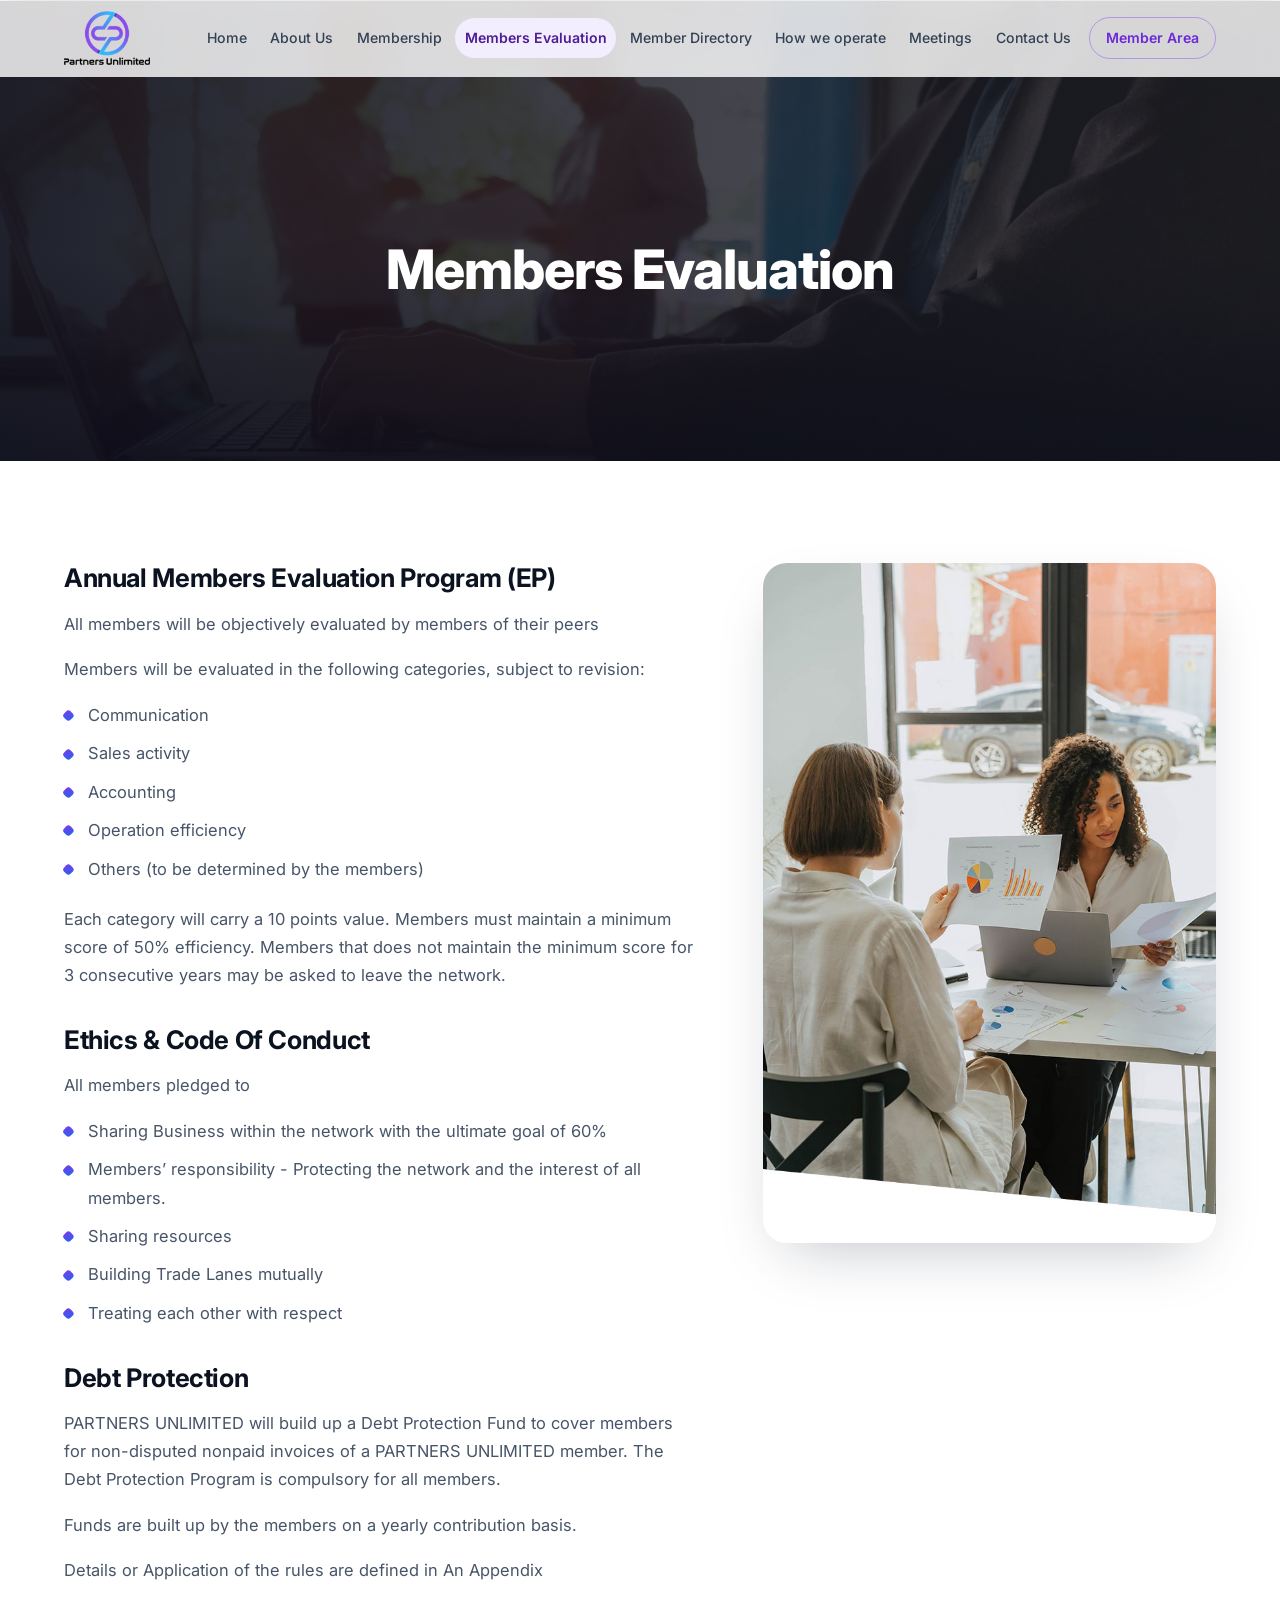
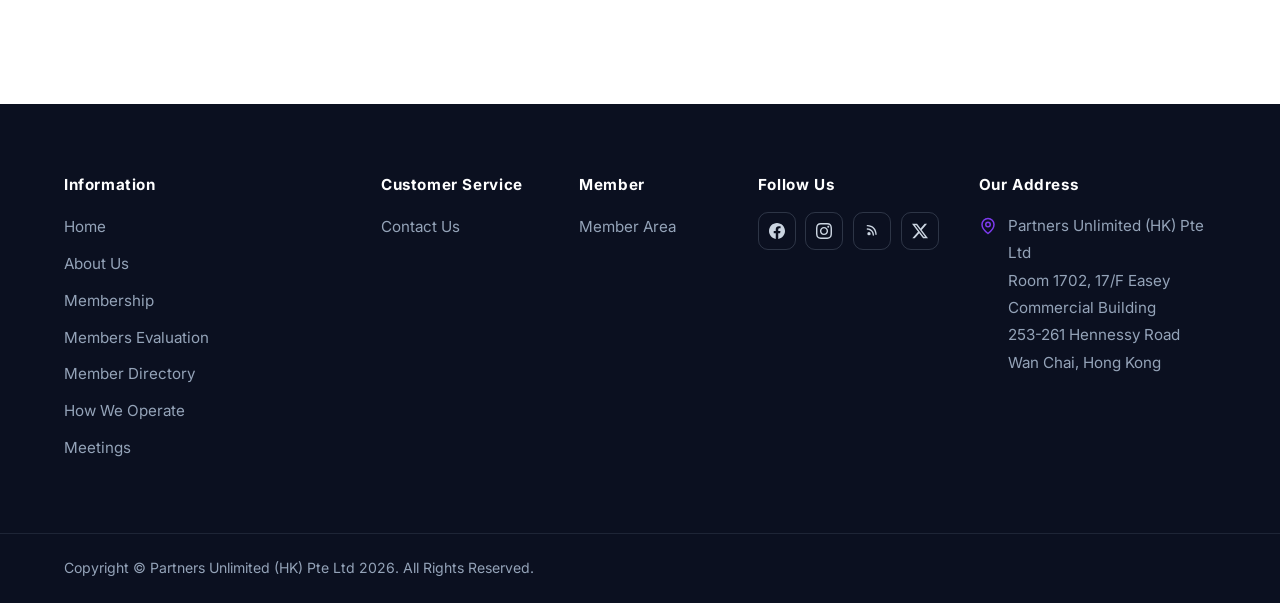
<file: members-evaluation.html>
<!DOCTYPE html>
<html lang="en">
<head>
<meta charset="utf-8">
<meta name="viewport" content="width=device-width, initial-scale=1">
<title>Members Evaluation</title>
<meta name="description" content="Annual Members Evaluation Program, ethics and code of conduct, and the Debt Protection Fund.">
<link rel="icon" type="image/png" href="assets/img/favicon.png">
<link rel="preconnect" href="https://fonts.googleapis.com">
<link rel="preconnect" href="https://fonts.gstatic.com" crossorigin>
<link href="https://fonts.googleapis.com/css2?family=Inter:wght@400;500;600;700;800&display=swap" rel="stylesheet">
<link rel="stylesheet" href="assets/css/style.css">
<script src="assets/js/main.js" defer></script>
</head>
<body>

<header class="site-header">
  <div class="container header-inner">
    <a class="brand-logo" href="index.html" title="Partners Unlimited (HK) Pte Ltd">
      <img src="assets/img/logo.png" alt="Partners Unlimited (HK) Pte Ltd" width="150" height="94">
    </a>
    <nav class="main-nav" aria-label="Main">
      <ul>
        <li><a href="index.html">Home</a></li>
        <li><a href="about-us.html">About Us</a></li>
        <li><a href="membership.html">Membership</a></li>
        <li><a href="members-evaluation.html" aria-current="page">Members Evaluation</a></li>
        <li><a href="members.html">Member Directory</a></li>
        <li><a href="how-we-operate.html">How we operate</a></li>
        <li><a href="meetings.html">Meetings</a></li>
        <li><a href="contact-us.html">Contact Us</a></li>
        <li><a class="nav-cta" href="member-area.html">Member Area</a></li>
      </ul>
    </nav>
    <button class="nav-toggle" type="button" aria-expanded="false" aria-controls="mobile-nav" aria-label="Toggle navigation">
      <svg class="icon-open" viewBox="0 0 24 24" fill="none" stroke="currentColor" stroke-width="2" stroke-linecap="round" aria-hidden="true"><path d="M4 7h16M4 12h16M4 17h16"/></svg>
      <svg class="icon-close" viewBox="0 0 24 24" fill="none" stroke="currentColor" stroke-width="2" stroke-linecap="round" aria-hidden="true"><path d="M6 6l12 12M18 6L6 18"/></svg>
    </button>
  </div>
  <nav class="mobile-nav" id="mobile-nav" aria-label="Mobile">
    <a href="index.html">Home</a>
    <a href="about-us.html">About Us</a>
    <a href="membership.html">Membership</a>
    <a href="members-evaluation.html" aria-current="page">Members Evaluation</a>
    <a href="members.html">Member Directory</a>
    <a href="how-we-operate.html">How we operate</a>
    <a href="meetings.html">Meetings</a>
    <a href="contact-us.html">Contact Us</a>
    <a class="mobile-nav-cta" href="member-area.html">Member Area</a>
  </nav>
</header>

<main>
  <section class="page-hero">
    <div class="page-hero-media" aria-hidden="true"><img src="assets/img/banner-evaluation.jpg" alt="" width="1900" height="600" fetchpriority="high"></div>
    <div class="container" data-reveal><h1>Members Evaluation</h1></div>
  </section>

  <section class="section">
    <div class="container content-split">
      <div class="prose" data-reveal>
        <h2>Annual Members Evaluation Program (EP)</h2>
        <p>All members will be objectively evaluated by members of their peers</p>
        <p>Members will be evaluated in the following categories, subject to revision:</p>
        <ul class="bullets">
          <li>Communication</li>
          <li>Sales activity</li>
          <li>Accounting</li>
          <li>Operation efficiency</li>
          <li>Others (to be determined by the members)</li>
        </ul>
        <p>Each category will carry a 10 points value. Members must maintain a minimum score of 50% efficiency. Members that does not maintain the minimum score for 3 consecutive years may be asked to leave the network.</p>

        <h2>Ethics &amp; Code Of Conduct</h2>
        <p>All members pledged to</p>
        <ul class="bullets">
          <li>Sharing Business within the network with the ultimate goal of 60%</li>
          <li>Members&rsquo; responsibility - Protecting the network and the interest of all members.</li>
          <li>Sharing resources</li>
          <li>Building Trade Lanes mutually</li>
          <li>Treating each other with respect</li>
        </ul>

        <h2>Debt Protection</h2>
        <p>PARTNERS UNLIMITED will build up a Debt Protection Fund to cover members for non-disputed nonpaid invoices of a PARTNERS UNLIMITED member. The Debt Protection Program is compulsory for all members.</p>
        <p>Funds are built up by the members on a yearly contribution basis.</p>
        <p>Details or Application of the rules are defined in An Appendix</p>
      </div>
      <figure class="side-photo" data-reveal style="margin:0;">
        <img src="assets/img/side-evaluation.jpg" alt="Members evaluation" width="700" height="1050" loading="lazy">
      </figure>
    </div>
  </section>

</main>

<footer class="site-footer">
  <div class="container footer-grid">
    <div class="footer-col">
      <h5>Information</h5>
      <ul>
        <li><a href="index.html">Home</a></li>
        <li><a href="about-us.html">About Us</a></li>
        <li><a href="membership.html">Membership</a></li>
        <li><a href="members-evaluation.html">Members Evaluation</a></li>
        <li><a href="members.html">Member Directory</a></li>
        <li><a href="how-we-operate.html">How We Operate</a></li>
        <li><a href="meetings.html">Meetings</a></li>
      </ul>
    </div>
    <div class="footer-col">
      <h5>Customer Service</h5>
      <ul>
        <li><a href="contact-us.html">Contact Us</a></li>
      </ul>
    </div>
    <div class="footer-col">
      <h5>Member</h5>
      <ul>
        <li><a href="member-area.html">Member Area</a></li>
      </ul>
    </div>
    <div class="footer-col">
      <h5>Follow Us</h5>
      <div class="social-row">
        <a href="#" target="_blank" rel="noopener" aria-label="Facebook"><svg viewBox="0 0 24 24" fill="currentColor" aria-hidden="true"><path d="M24 12.073c0-6.627-5.373-12-12-12s-12 5.373-12 12c0 5.99 4.388 10.954 10.125 11.854v-8.385H7.078v-3.47h3.047V9.43c0-3.007 1.792-4.669 4.533-4.669 1.312 0 2.686.235 2.686.235v2.953H15.83c-1.491 0-1.956.925-1.956 1.874v2.25h3.328l-.532 3.47h-2.796v8.385C19.612 23.027 24 18.062 24 12.073z"/></svg></a>
        <a href="#" target="_blank" rel="noopener" aria-label="Instagram"><svg viewBox="0 0 24 24" fill="currentColor" aria-hidden="true"><path d="M12 2.163c3.204 0 3.584.012 4.85.07 3.252.148 4.771 1.691 4.919 4.919.058 1.265.069 1.645.069 4.849 0 3.205-.012 3.584-.069 4.849-.149 3.225-1.664 4.771-4.919 4.919-1.266.058-1.644.07-4.85.07-3.204 0-3.584-.012-4.849-.07-3.26-.149-4.771-1.699-4.919-4.92-.058-1.265-.07-1.644-.07-4.849 0-3.204.013-3.583.07-4.849.149-3.227 1.664-4.771 4.919-4.919 1.266-.057 1.645-.069 4.849-.069zm0-2.163c-3.259 0-3.667.014-4.947.072-4.358.2-6.78 2.618-6.98 6.98-.059 1.281-.073 1.689-.073 4.948 0 3.259.014 3.668.072 4.948.2 4.358 2.618 6.78 6.98 6.98 1.281.058 1.689.072 4.948.072 3.259 0 3.668-.014 4.948-.072 4.354-.2 6.782-2.618 6.979-6.98.059-1.28.073-1.689.073-4.948 0-3.259-.014-3.667-.072-4.947-.196-4.354-2.617-6.78-6.979-6.98-1.281-.059-1.69-.073-4.949-.073zm0 5.838c-3.403 0-6.162 2.759-6.162 6.162s2.759 6.163 6.162 6.163 6.162-2.759 6.162-6.163c0-3.403-2.759-6.162-6.162-6.162zm0 10.162c-2.209 0-4-1.79-4-4 0-2.209 1.791-4 4-4s4 1.791 4 4c0 2.21-1.791 4-4 4zm6.406-11.845c-.796 0-1.441.645-1.441 1.44s.645 1.44 1.441 1.44c.795 0 1.439-.645 1.439-1.44s-.644-1.44-1.439-1.44z"/></svg></a>
        <a href="#" target="_blank" rel="noopener" aria-label="RSS"><svg viewBox="0 0 24 24" fill="currentColor" aria-hidden="true"><path d="M5 3a1 1 0 1 0 0 2c6.627 0 12 5.373 12 12a1 1 0 1 0 2 0C19 9.268 13.732 3 5 3zm0 5a1 1 0 1 0 0 2c4.418 0 8 3.582 8 8a1 1 0 1 0 2 0c0-5.523-4.477-10-10-10zm2.5 5.5A2.5 2.5 0 1 0 10 16a2.5 2.5 0 0 0-2.5-2.5z"/></svg></a>
        <a href="#" target="_blank" rel="noopener" aria-label="Twitter"><svg viewBox="0 0 24 24" fill="currentColor" aria-hidden="true"><path d="M18.901 1.153h3.68l-8.04 9.19L24 22.846h-7.406l-5.8-7.584-6.638 7.584H.474l8.6-9.83L0 1.154h7.594l5.243 6.932ZM17.61 20.644h2.039L6.486 3.24H4.298Z"/></svg></a>
      </div>
    </div>
    <div class="footer-col">
      <h5>Our Address</h5>
      <div class="footer-address">
        <svg width="18" height="18" viewBox="0 0 24 24" fill="none" stroke="currentColor" stroke-width="2" stroke-linecap="round" stroke-linejoin="round" aria-hidden="true"><path d="M20 10c0 6-8 12-8 12S4 16 4 10a8 8 0 1 1 16 0Z"/><circle cx="12" cy="10" r="3"/></svg>
        <address>Partners Unlimited (HK) Pte Ltd<br>Room 1702, 17/F Easey Commercial Building<br>253-261 Hennessy Road<br>Wan Chai, Hong Kong</address>
      </div>
    </div>
  </div>
  <div class="footer-bottom">
    <div class="container">
      <p>Copyright © Partners Unlimited (HK) Pte Ltd 2026. All Rights Reserved.</p>
    </div>
  </div>
</footer>

</body>
</html>
</file>
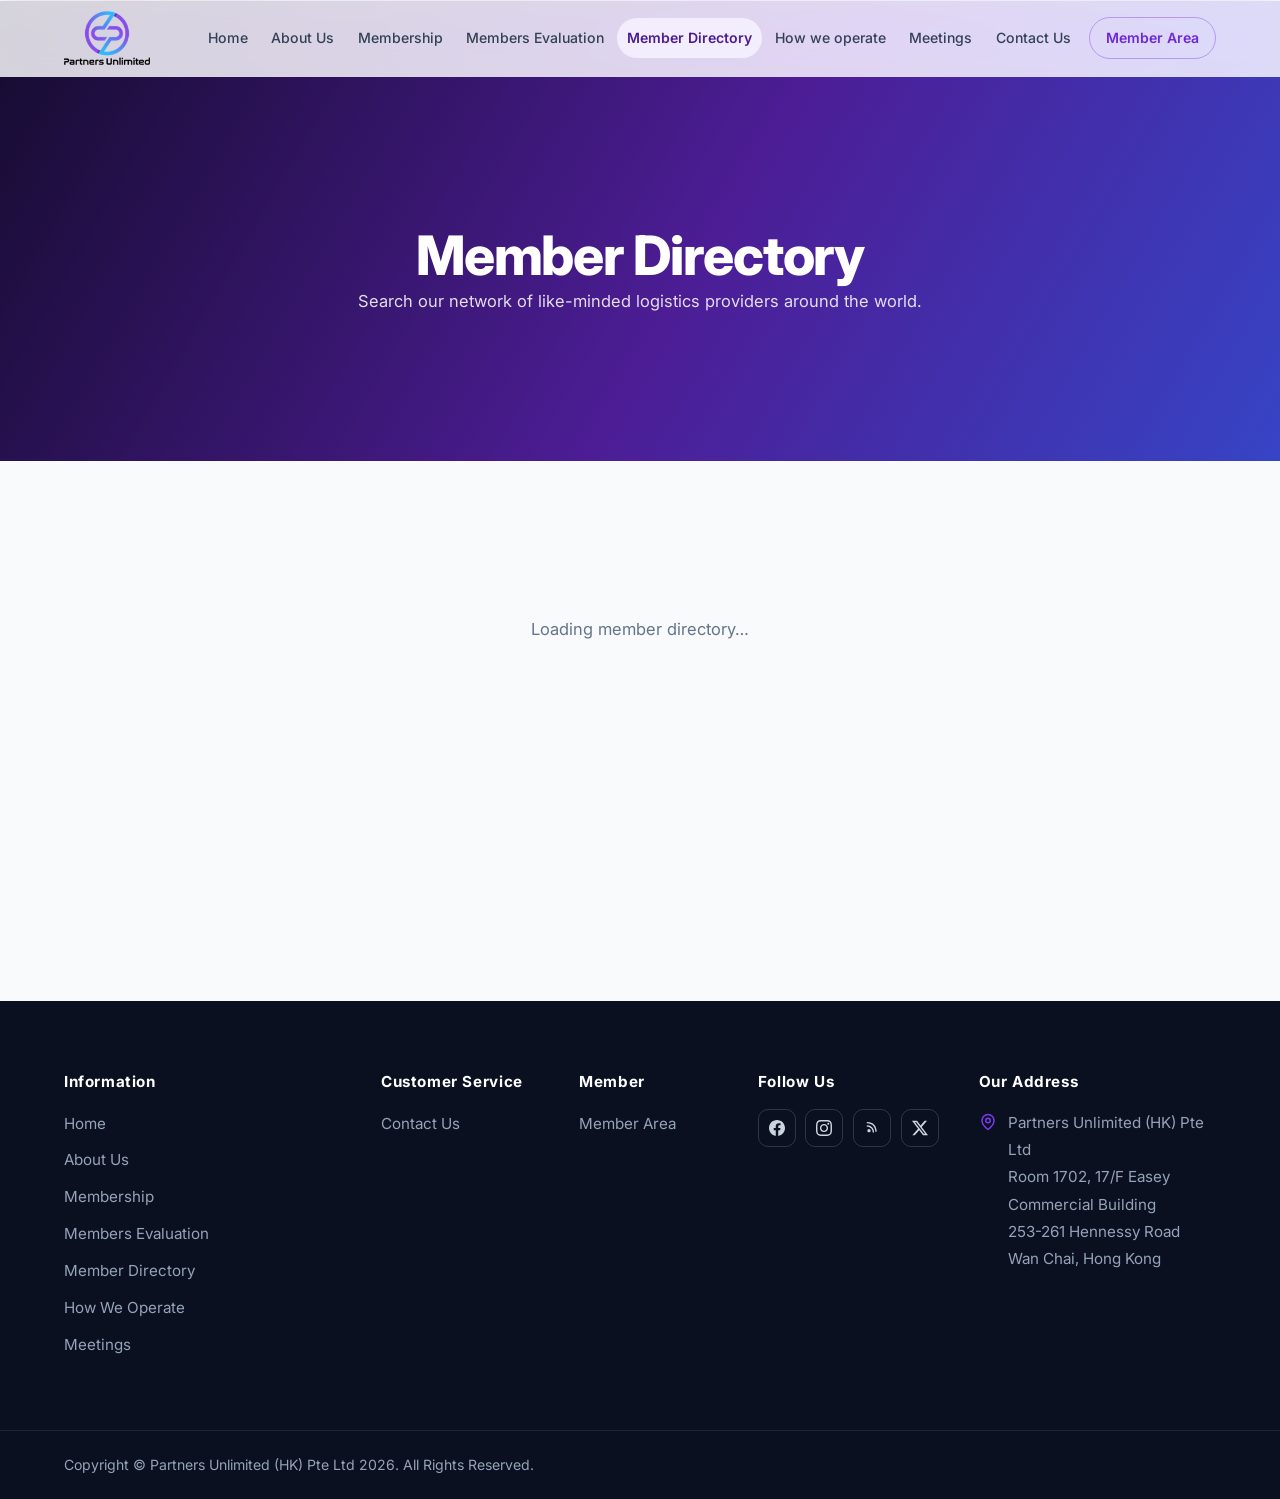
<file: members.html>
<!DOCTYPE html>
<html lang="en">
<head>
<meta charset="utf-8">
<meta name="viewport" content="width=device-width, initial-scale=1">
<title>Member Directory</title>
<meta name="description" content="Search the Partners Unlimited network of member logistics providers around the world.">
<link rel="icon" type="image/png" href="assets/img/favicon.png">
<link rel="preconnect" href="https://fonts.googleapis.com">
<link rel="preconnect" href="https://fonts.gstatic.com" crossorigin>
<link href="https://fonts.googleapis.com/css2?family=Inter:wght@400;500;600;700;800&display=swap" rel="stylesheet">
<link rel="stylesheet" href="assets/css/style.css">
<script src="assets/js/main.js" defer></script>
<script type="module" src="assets/js/page-members.js"></script>
</head>
<body>

<header class="site-header">
  <div class="container header-inner">
    <a class="brand-logo" href="index.html" title="Partners Unlimited (HK) Pte Ltd">
      <img src="assets/img/logo.png" alt="Partners Unlimited (HK) Pte Ltd" width="150" height="94">
    </a>
    <nav class="main-nav" aria-label="Main">
      <ul>
        <li><a href="index.html">Home</a></li>
        <li><a href="about-us.html">About Us</a></li>
        <li><a href="membership.html">Membership</a></li>
        <li><a href="members-evaluation.html">Members Evaluation</a></li>
        <li><a href="members.html" aria-current="page">Member Directory</a></li>
        <li><a href="how-we-operate.html">How we operate</a></li>
        <li><a href="meetings.html">Meetings</a></li>
        <li><a href="contact-us.html">Contact Us</a></li>
        <li><a class="nav-cta" href="member-area.html">Member Area</a></li>
      </ul>
    </nav>
    <button class="nav-toggle" type="button" aria-expanded="false" aria-controls="mobile-nav" aria-label="Toggle navigation">
      <svg class="icon-open" viewBox="0 0 24 24" fill="none" stroke="currentColor" stroke-width="2" stroke-linecap="round" aria-hidden="true"><path d="M4 7h16M4 12h16M4 17h16"/></svg>
      <svg class="icon-close" viewBox="0 0 24 24" fill="none" stroke="currentColor" stroke-width="2" stroke-linecap="round" aria-hidden="true"><path d="M6 6l12 12M18 6L6 18"/></svg>
    </button>
  </div>
  <nav class="mobile-nav" id="mobile-nav" aria-label="Mobile">
    <a href="index.html">Home</a>
    <a href="about-us.html">About Us</a>
    <a href="membership.html">Membership</a>
    <a href="members-evaluation.html">Members Evaluation</a>
    <a href="members.html">Member Directory</a>
    <a href="how-we-operate.html">How we operate</a>
    <a href="meetings.html">Meetings</a>
    <a href="contact-us.html">Contact Us</a>
    <a class="mobile-nav-cta" href="member-area.html">Member Area</a>
  </nav>
</header>

<main>
  <section class="page-hero page-hero-plain">
    <div class="container" data-reveal>
      <h1>Member Directory</h1>
      <p style="color:rgba(255,255,255,.85); max-width:36rem; margin:0 auto;">Search our network of like-minded logistics providers around the world.</p>
    </div>
  </section>

  <section class="section section-soft" style="min-height:60vh;">
    <div class="container">
      <div id="config-alert"></div>
      <div class="filters-bar" id="filters" hidden>
        <div class="field filters-search">
          <input type="text" id="filter-search" placeholder="Search by name, city or country…" aria-label="Search members">
        </div>
        <div class="field">
          <select id="filter-category" aria-label="Filter by category"></select>
        </div>
        <div class="field">
          <select id="filter-country" aria-label="Filter by country"></select>
        </div>
        <span class="filters-count" id="filters-count"></span>
      </div>
      <div class="directory-grid" id="directory-grid"></div>
      <div class="empty-state" id="directory-empty" hidden>
        <p><strong>No members match your search.</strong></p>
        <p class="muted">Try a different keyword or clear the filters.</p>
      </div>
      <div class="empty-state" id="directory-loading">
        <p class="muted">Loading member directory…</p>
      </div>
    </div>
  </section>

</main>

<footer class="site-footer">
  <div class="container footer-grid">
    <div class="footer-col">
      <h5>Information</h5>
      <ul>
        <li><a href="index.html">Home</a></li>
        <li><a href="about-us.html">About Us</a></li>
        <li><a href="membership.html">Membership</a></li>
        <li><a href="members-evaluation.html">Members Evaluation</a></li>
        <li><a href="members.html">Member Directory</a></li>
        <li><a href="how-we-operate.html">How We Operate</a></li>
        <li><a href="meetings.html">Meetings</a></li>
      </ul>
    </div>
    <div class="footer-col">
      <h5>Customer Service</h5>
      <ul>
        <li><a href="contact-us.html">Contact Us</a></li>
      </ul>
    </div>
    <div class="footer-col">
      <h5>Member</h5>
      <ul>
        <li><a href="member-area.html">Member Area</a></li>
      </ul>
    </div>
    <div class="footer-col">
      <h5>Follow Us</h5>
      <div class="social-row">
        <a href="#" target="_blank" rel="noopener" aria-label="Facebook"><svg viewBox="0 0 24 24" fill="currentColor" aria-hidden="true"><path d="M24 12.073c0-6.627-5.373-12-12-12s-12 5.373-12 12c0 5.99 4.388 10.954 10.125 11.854v-8.385H7.078v-3.47h3.047V9.43c0-3.007 1.792-4.669 4.533-4.669 1.312 0 2.686.235 2.686.235v2.953H15.83c-1.491 0-1.956.925-1.956 1.874v2.25h3.328l-.532 3.47h-2.796v8.385C19.612 23.027 24 18.062 24 12.073z"/></svg></a>
        <a href="#" target="_blank" rel="noopener" aria-label="Instagram"><svg viewBox="0 0 24 24" fill="currentColor" aria-hidden="true"><path d="M12 2.163c3.204 0 3.584.012 4.85.07 3.252.148 4.771 1.691 4.919 4.919.058 1.265.069 1.645.069 4.849 0 3.205-.012 3.584-.069 4.849-.149 3.225-1.664 4.771-4.919 4.919-1.266.058-1.644.07-4.85.07-3.204 0-3.584-.012-4.849-.07-3.26-.149-4.771-1.699-4.919-4.92-.058-1.265-.07-1.644-.07-4.849 0-3.204.013-3.583.07-4.849.149-3.227 1.664-4.771 4.919-4.919 1.266-.057 1.645-.069 4.849-.069zm0-2.163c-3.259 0-3.667.014-4.947.072-4.358.2-6.78 2.618-6.98 6.98-.059 1.281-.073 1.689-.073 4.948 0 3.259.014 3.668.072 4.948.2 4.358 2.618 6.78 6.98 6.98 1.281.058 1.689.072 4.948.072 3.259 0 3.668-.014 4.948-.072 4.354-.2 6.782-2.618 6.979-6.98.059-1.28.073-1.689.073-4.948 0-3.259-.014-3.667-.072-4.947-.196-4.354-2.617-6.78-6.979-6.98-1.281-.059-1.69-.073-4.949-.073zm0 5.838c-3.403 0-6.162 2.759-6.162 6.162s2.759 6.163 6.162 6.163 6.162-2.759 6.162-6.163c0-3.403-2.759-6.162-6.162-6.162zm0 10.162c-2.209 0-4-1.79-4-4 0-2.209 1.791-4 4-4s4 1.791 4 4c0 2.21-1.791 4-4 4zm6.406-11.845c-.796 0-1.441.645-1.441 1.44s.645 1.44 1.441 1.44c.795 0 1.439-.645 1.439-1.44s-.644-1.44-1.439-1.44z"/></svg></a>
        <a href="#" target="_blank" rel="noopener" aria-label="RSS"><svg viewBox="0 0 24 24" fill="currentColor" aria-hidden="true"><path d="M5 3a1 1 0 1 0 0 2c6.627 0 12 5.373 12 12a1 1 0 1 0 2 0C19 9.268 13.732 3 5 3zm0 5a1 1 0 1 0 0 2c4.418 0 8 3.582 8 8a1 1 0 1 0 2 0c0-5.523-4.477-10-10-10zm2.5 5.5A2.5 2.5 0 1 0 10 16a2.5 2.5 0 0 0-2.5-2.5z"/></svg></a>
        <a href="#" target="_blank" rel="noopener" aria-label="Twitter"><svg viewBox="0 0 24 24" fill="currentColor" aria-hidden="true"><path d="M18.901 1.153h3.68l-8.04 9.19L24 22.846h-7.406l-5.8-7.584-6.638 7.584H.474l8.6-9.83L0 1.154h7.594l5.243 6.932ZM17.61 20.644h2.039L6.486 3.24H4.298Z"/></svg></a>
      </div>
    </div>
    <div class="footer-col">
      <h5>Our Address</h5>
      <div class="footer-address">
        <svg width="18" height="18" viewBox="0 0 24 24" fill="none" stroke="currentColor" stroke-width="2" stroke-linecap="round" stroke-linejoin="round" aria-hidden="true"><path d="M20 10c0 6-8 12-8 12S4 16 4 10a8 8 0 1 1 16 0Z"/><circle cx="12" cy="10" r="3"/></svg>
        <address>Partners Unlimited (HK) Pte Ltd<br>Room 1702, 17/F Easey Commercial Building<br>253-261 Hennessy Road<br>Wan Chai, Hong Kong</address>
      </div>
    </div>
  </div>
  <div class="footer-bottom">
    <div class="container">
      <p>Copyright © Partners Unlimited (HK) Pte Ltd 2026. All Rights Reserved.</p>
    </div>
  </div>
</footer>

</body>
</html>
</file>
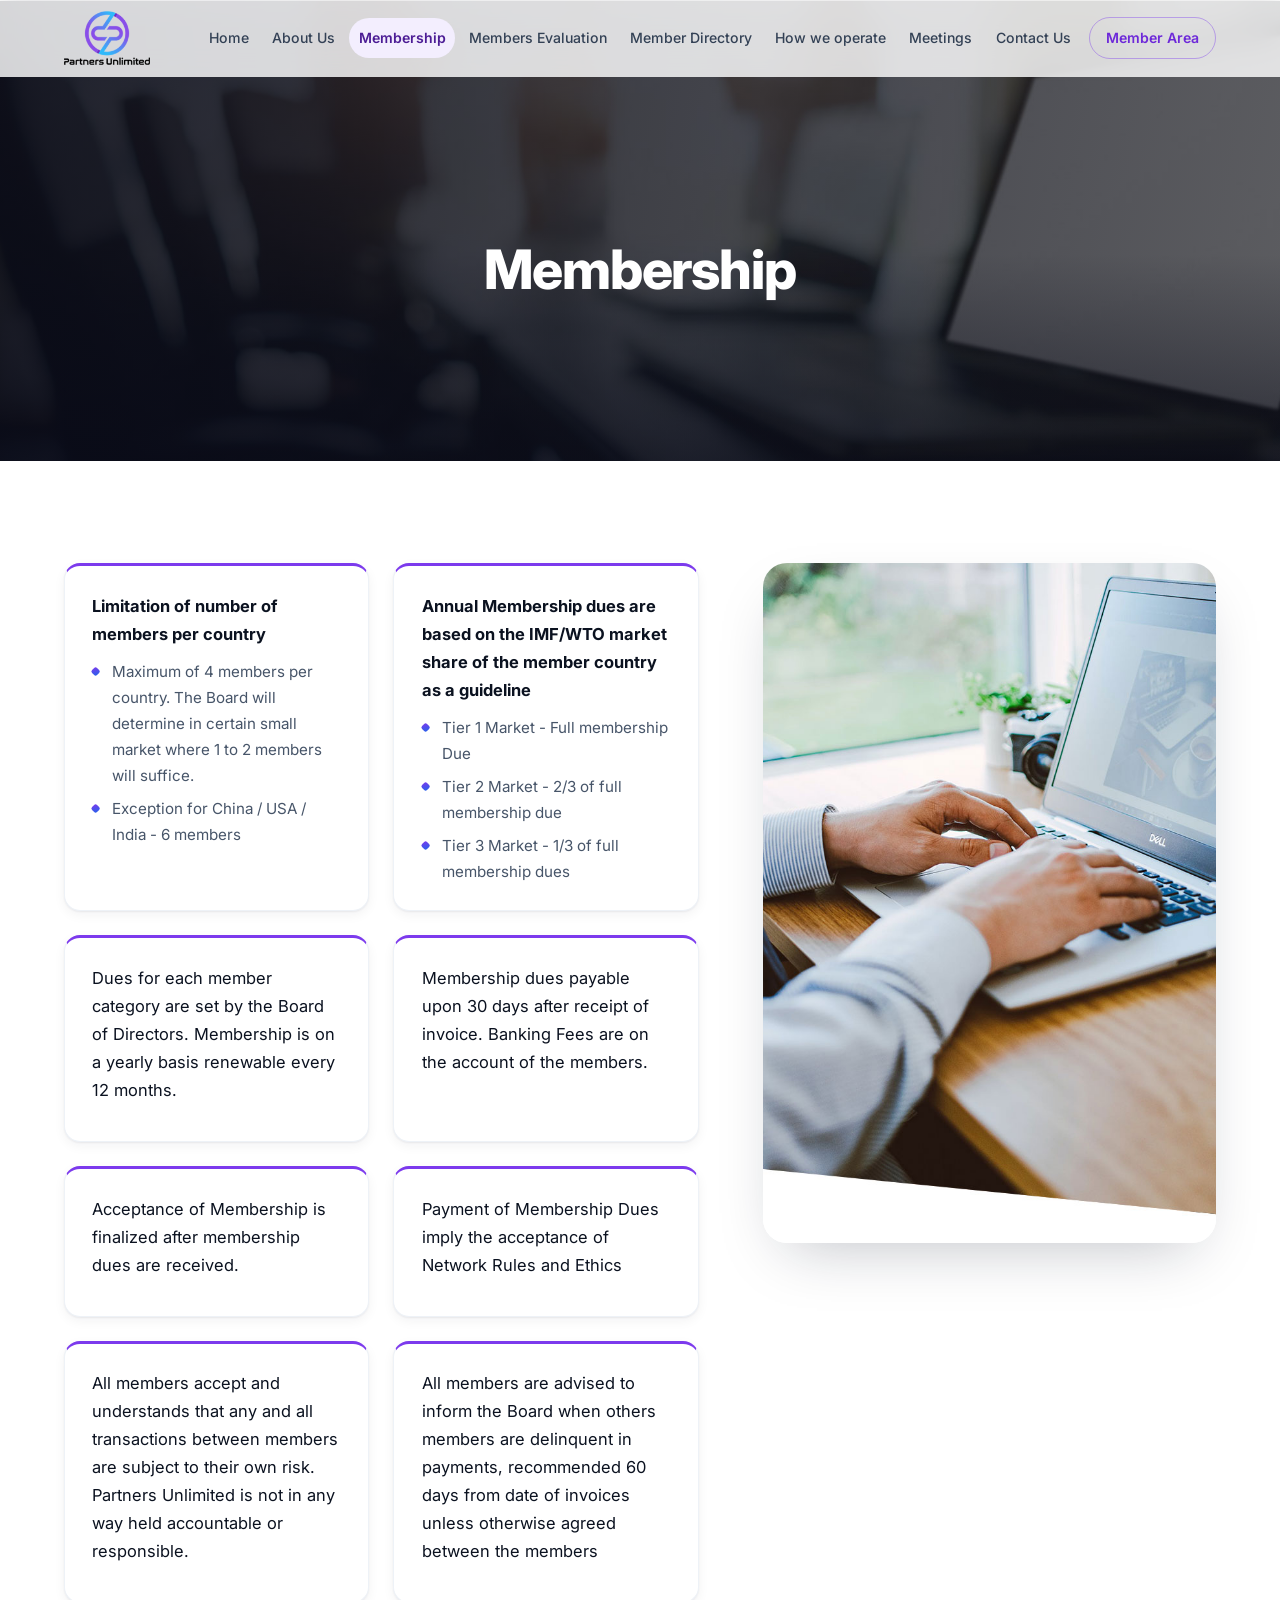
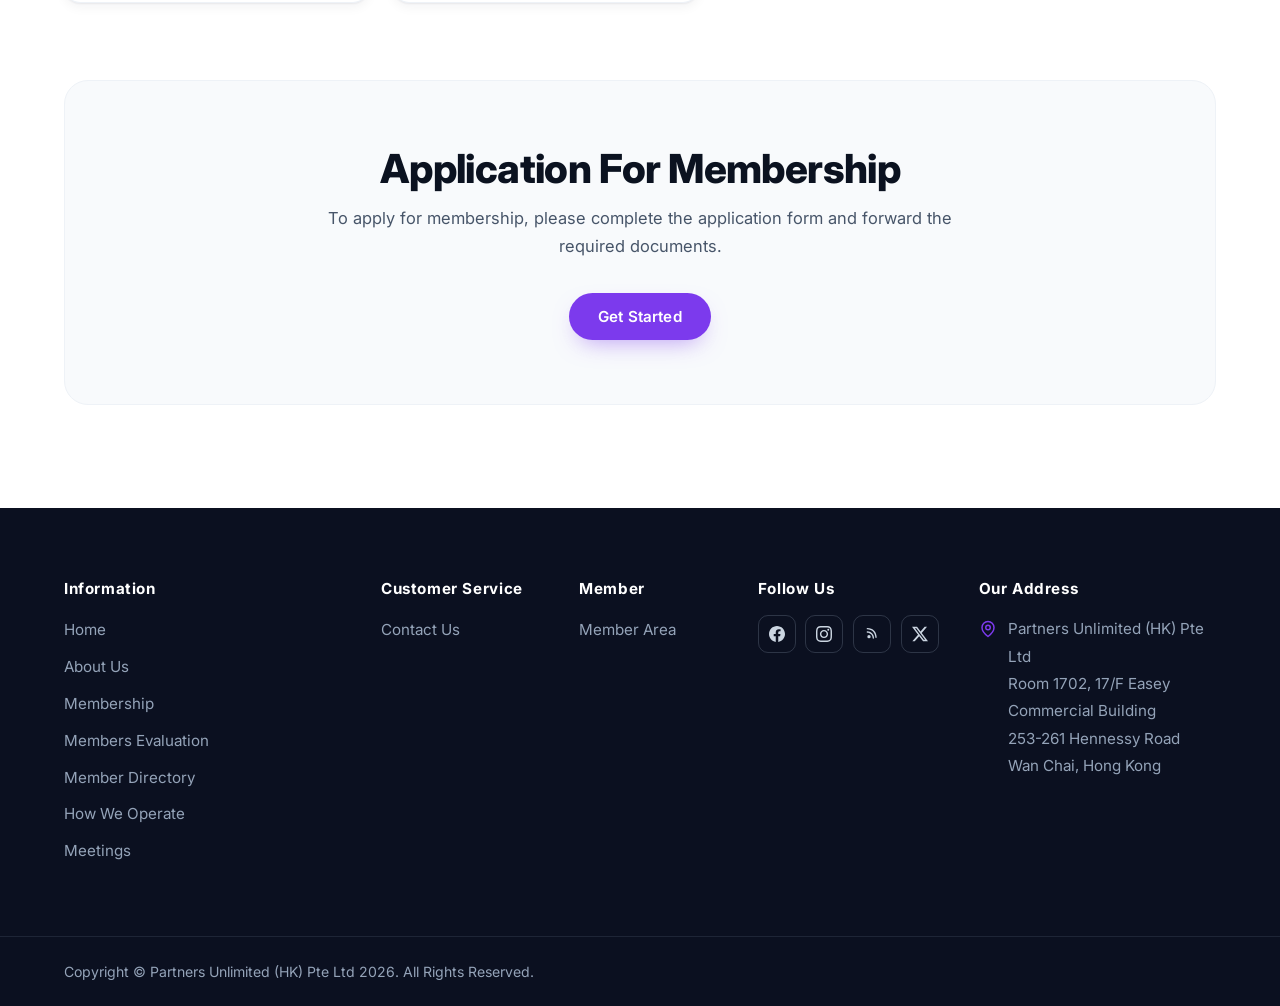
<file: membership.html>
<!DOCTYPE html>
<html lang="en">
<head>
<meta charset="utf-8">
<meta name="viewport" content="width=device-width, initial-scale=1">
<title>Membership</title>
<meta name="description" content="Membership rules, dues and the application process for joining the Partners Unlimited logistics network.">
<link rel="icon" type="image/png" href="assets/img/favicon.png">
<link rel="preconnect" href="https://fonts.googleapis.com">
<link rel="preconnect" href="https://fonts.gstatic.com" crossorigin>
<link href="https://fonts.googleapis.com/css2?family=Inter:wght@400;500;600;700;800&display=swap" rel="stylesheet">
<link rel="stylesheet" href="assets/css/style.css">
<script src="assets/js/main.js" defer></script>
</head>
<body>

<header class="site-header">
  <div class="container header-inner">
    <a class="brand-logo" href="index.html" title="Partners Unlimited (HK) Pte Ltd">
      <img src="assets/img/logo.png" alt="Partners Unlimited (HK) Pte Ltd" width="150" height="94">
    </a>
    <nav class="main-nav" aria-label="Main">
      <ul>
        <li><a href="index.html">Home</a></li>
        <li><a href="about-us.html">About Us</a></li>
        <li><a href="membership.html" aria-current="page">Membership</a></li>
        <li><a href="members-evaluation.html">Members Evaluation</a></li>
        <li><a href="members.html">Member Directory</a></li>
        <li><a href="how-we-operate.html">How we operate</a></li>
        <li><a href="meetings.html">Meetings</a></li>
        <li><a href="contact-us.html">Contact Us</a></li>
        <li><a class="nav-cta" href="member-area.html">Member Area</a></li>
      </ul>
    </nav>
    <button class="nav-toggle" type="button" aria-expanded="false" aria-controls="mobile-nav" aria-label="Toggle navigation">
      <svg class="icon-open" viewBox="0 0 24 24" fill="none" stroke="currentColor" stroke-width="2" stroke-linecap="round" aria-hidden="true"><path d="M4 7h16M4 12h16M4 17h16"/></svg>
      <svg class="icon-close" viewBox="0 0 24 24" fill="none" stroke="currentColor" stroke-width="2" stroke-linecap="round" aria-hidden="true"><path d="M6 6l12 12M18 6L6 18"/></svg>
    </button>
  </div>
  <nav class="mobile-nav" id="mobile-nav" aria-label="Mobile">
    <a href="index.html">Home</a>
    <a href="about-us.html">About Us</a>
    <a href="membership.html" aria-current="page">Membership</a>
    <a href="members-evaluation.html">Members Evaluation</a>
    <a href="members.html">Member Directory</a>
    <a href="how-we-operate.html">How we operate</a>
    <a href="meetings.html">Meetings</a>
    <a href="contact-us.html">Contact Us</a>
    <a class="mobile-nav-cta" href="member-area.html">Member Area</a>
  </nav>
</header>

<main>
  <section class="page-hero">
    <div class="page-hero-media" aria-hidden="true"><img src="assets/img/banner-membership.jpg" alt="" width="1900" height="600" fetchpriority="high"></div>
    <div class="container" data-reveal><h1>Membership</h1></div>
  </section>

  <section class="section">
    <div class="container content-split">
      <div class="rule-grid">
        <div class="rule-card" data-reveal>
          <p class="rule-title">Limitation of number of members per country</p>
          <ul class="bullets-sm">
            <li>Maximum of 4 members per country. The Board will determine in certain small market where 1 to 2 members will suffice.</li>
            <li>Exception for China / USA / India - 6 members</li>
          </ul>
        </div>
        <div class="rule-card" data-reveal>
          <p class="rule-title">Annual Membership dues are based on the IMF/WTO market share of the member country as a guideline</p>
          <ul class="bullets-sm">
            <li>Tier 1 Market - Full membership Due</li>
            <li>Tier 2 Market - 2/3 of full membership due</li>
            <li>Tier 3 Market - 1/3 of full membership dues</li>
          </ul>
        </div>
        <div class="rule-card" data-reveal>
          <p class="rule-title" style="font-weight:400;">Dues for each member category are set by the Board of Directors. Membership is on a yearly basis renewable every 12 months.</p>
        </div>
        <div class="rule-card" data-reveal>
          <p class="rule-title" style="font-weight:400;">Membership dues payable upon 30 days after receipt of invoice. Banking Fees are on the account of the members.</p>
        </div>
        <div class="rule-card" data-reveal>
          <p class="rule-title" style="font-weight:400;">Acceptance of Membership is finalized after membership dues are received.</p>
        </div>
        <div class="rule-card" data-reveal>
          <p class="rule-title" style="font-weight:400;">Payment of Membership Dues imply the acceptance of Network Rules and Ethics</p>
        </div>
        <div class="rule-card" data-reveal>
          <p class="rule-title" style="font-weight:400;">All members accept and understands that any and all transactions between members are subject to their own risk. Partners Unlimited is not in any way held accountable or responsible.</p>
        </div>
        <div class="rule-card" data-reveal>
          <p class="rule-title" style="font-weight:400;">All members are advised to inform the Board when others members are delinquent in payments, recommended 60 days from date of invoices unless otherwise agreed between the members</p>
        </div>
      </div>
      <figure class="side-photo" data-reveal style="margin:0;">
        <img src="assets/img/side-membership.jpg" alt="Partners Unlimited membership" width="700" height="1050" loading="lazy">
      </figure>
    </div>
    <div class="container">
      <div class="apply-panel" data-reveal>
        <h2 class="apply-title">Application For Membership</h2>
        <p>To apply for membership, please complete the application form and forward the required documents.</p>
        <a class="btn btn-primary" href="https://www.partnersunlimited.net/image/catalog/images/APPLICATION-FORM.pdf" target="_blank" rel="noopener">Get Started</a>
      </div>
    </div>
  </section>

</main>

<footer class="site-footer">
  <div class="container footer-grid">
    <div class="footer-col">
      <h5>Information</h5>
      <ul>
        <li><a href="index.html">Home</a></li>
        <li><a href="about-us.html">About Us</a></li>
        <li><a href="membership.html">Membership</a></li>
        <li><a href="members-evaluation.html">Members Evaluation</a></li>
        <li><a href="members.html">Member Directory</a></li>
        <li><a href="how-we-operate.html">How We Operate</a></li>
        <li><a href="meetings.html">Meetings</a></li>
      </ul>
    </div>
    <div class="footer-col">
      <h5>Customer Service</h5>
      <ul>
        <li><a href="contact-us.html">Contact Us</a></li>
      </ul>
    </div>
    <div class="footer-col">
      <h5>Member</h5>
      <ul>
        <li><a href="member-area.html">Member Area</a></li>
      </ul>
    </div>
    <div class="footer-col">
      <h5>Follow Us</h5>
      <div class="social-row">
        <a href="#" target="_blank" rel="noopener" aria-label="Facebook"><svg viewBox="0 0 24 24" fill="currentColor" aria-hidden="true"><path d="M24 12.073c0-6.627-5.373-12-12-12s-12 5.373-12 12c0 5.99 4.388 10.954 10.125 11.854v-8.385H7.078v-3.47h3.047V9.43c0-3.007 1.792-4.669 4.533-4.669 1.312 0 2.686.235 2.686.235v2.953H15.83c-1.491 0-1.956.925-1.956 1.874v2.25h3.328l-.532 3.47h-2.796v8.385C19.612 23.027 24 18.062 24 12.073z"/></svg></a>
        <a href="#" target="_blank" rel="noopener" aria-label="Instagram"><svg viewBox="0 0 24 24" fill="currentColor" aria-hidden="true"><path d="M12 2.163c3.204 0 3.584.012 4.85.07 3.252.148 4.771 1.691 4.919 4.919.058 1.265.069 1.645.069 4.849 0 3.205-.012 3.584-.069 4.849-.149 3.225-1.664 4.771-4.919 4.919-1.266.058-1.644.07-4.85.07-3.204 0-3.584-.012-4.849-.07-3.26-.149-4.771-1.699-4.919-4.92-.058-1.265-.07-1.644-.07-4.849 0-3.204.013-3.583.07-4.849.149-3.227 1.664-4.771 4.919-4.919 1.266-.057 1.645-.069 4.849-.069zm0-2.163c-3.259 0-3.667.014-4.947.072-4.358.2-6.78 2.618-6.98 6.98-.059 1.281-.073 1.689-.073 4.948 0 3.259.014 3.668.072 4.948.2 4.358 2.618 6.78 6.98 6.98 1.281.058 1.689.072 4.948.072 3.259 0 3.668-.014 4.948-.072 4.354-.2 6.782-2.618 6.979-6.98.059-1.28.073-1.689.073-4.948 0-3.259-.014-3.667-.072-4.947-.196-4.354-2.617-6.78-6.979-6.98-1.281-.059-1.69-.073-4.949-.073zm0 5.838c-3.403 0-6.162 2.759-6.162 6.162s2.759 6.163 6.162 6.163 6.162-2.759 6.162-6.163c0-3.403-2.759-6.162-6.162-6.162zm0 10.162c-2.209 0-4-1.79-4-4 0-2.209 1.791-4 4-4s4 1.791 4 4c0 2.21-1.791 4-4 4zm6.406-11.845c-.796 0-1.441.645-1.441 1.44s.645 1.44 1.441 1.44c.795 0 1.439-.645 1.439-1.44s-.644-1.44-1.439-1.44z"/></svg></a>
        <a href="#" target="_blank" rel="noopener" aria-label="RSS"><svg viewBox="0 0 24 24" fill="currentColor" aria-hidden="true"><path d="M5 3a1 1 0 1 0 0 2c6.627 0 12 5.373 12 12a1 1 0 1 0 2 0C19 9.268 13.732 3 5 3zm0 5a1 1 0 1 0 0 2c4.418 0 8 3.582 8 8a1 1 0 1 0 2 0c0-5.523-4.477-10-10-10zm2.5 5.5A2.5 2.5 0 1 0 10 16a2.5 2.5 0 0 0-2.5-2.5z"/></svg></a>
        <a href="#" target="_blank" rel="noopener" aria-label="Twitter"><svg viewBox="0 0 24 24" fill="currentColor" aria-hidden="true"><path d="M18.901 1.153h3.68l-8.04 9.19L24 22.846h-7.406l-5.8-7.584-6.638 7.584H.474l8.6-9.83L0 1.154h7.594l5.243 6.932ZM17.61 20.644h2.039L6.486 3.24H4.298Z"/></svg></a>
      </div>
    </div>
    <div class="footer-col">
      <h5>Our Address</h5>
      <div class="footer-address">
        <svg width="18" height="18" viewBox="0 0 24 24" fill="none" stroke="currentColor" stroke-width="2" stroke-linecap="round" stroke-linejoin="round" aria-hidden="true"><path d="M20 10c0 6-8 12-8 12S4 16 4 10a8 8 0 1 1 16 0Z"/><circle cx="12" cy="10" r="3"/></svg>
        <address>Partners Unlimited (HK) Pte Ltd<br>Room 1702, 17/F Easey Commercial Building<br>253-261 Hennessy Road<br>Wan Chai, Hong Kong</address>
      </div>
    </div>
  </div>
  <div class="footer-bottom">
    <div class="container">
      <p>Copyright © Partners Unlimited (HK) Pte Ltd 2026. All Rights Reserved.</p>
    </div>
  </div>
</footer>

</body>
</html>
</file>
<file: assets/css/style.css>
/* ============================================================
   Partners Unlimited — 2026 redesign
   Simple, static, single shared stylesheet
   ============================================================ */

/* ---------- Design tokens ---------- */
:root {
  --font: "Inter", ui-sans-serif, system-ui, -apple-system, "Segoe UI", Roboto, "Helvetica Neue", Arial, sans-serif;

  --ink: #0b1220;
  --ink-soft: #334155;
  --body: #475569;
  --muted: #64748b;
  --line: #e2e8f0;
  --line-soft: #eef2f7;

  --bg: #ffffff;
  --bg-soft: #f8fafc;
  --bg-dark: #0b1020;
  --bg-dark-2: #111a2e;

  --brand: #7c3aed;
  --brand-dark: #6d28d9;
  --brand-ink: #4c1d95;
  --brand-soft: #f3eefe;
  --accent: #2563eb;

  --grad: linear-gradient(120deg, #7c3aed 0%, #2563eb 100%);
  --grad-soft: linear-gradient(120deg, rgba(124, 58, 237, .12), rgba(37, 99, 235, .12));

  --radius: 16px;
  --radius-sm: 10px;
  --radius-lg: 24px;

  --shadow-sm: 0 1px 2px rgba(15, 23, 42, .06), 0 4px 12px rgba(15, 23, 42, .05);
  --shadow-md: 0 10px 30px -12px rgba(15, 23, 42, .18);
  --shadow-lg: 0 24px 60px -24px rgba(15, 23, 42, .28);

  --container: 72rem;
  --header-h: 76px;
}

/* ---------- Reset / base ---------- */
*, *::before, *::after { box-sizing: border-box; }

html {
  scroll-behavior: smooth;
  -webkit-text-size-adjust: 100%;
}

body {
  margin: 0;
  font-family: var(--font);
  font-size: 16.5px;
  line-height: 1.7;
  color: var(--body);
  background: var(--bg);
  -webkit-font-smoothing: antialiased;
  text-rendering: optimizeLegibility;
}

img { max-width: 100%; height: auto; display: block; }

h1, h2, h3, h4, h5, h6 {
  color: var(--ink);
  line-height: 1.18;
  margin: 0 0 .6em;
  font-weight: 700;
  letter-spacing: -0.015em;
  text-wrap: balance;
}

p { margin: 0 0 1em; }

a {
  color: var(--brand-dark);
  text-decoration: none;
  transition: color .2s ease;
}
a:hover { color: var(--brand); }

ul, ol { margin: 0; padding: 0; list-style: none; }

address { font-style: normal; }

button { font: inherit; cursor: pointer; }

[hidden] { display: none !important; }

:focus-visible {
  outline: 2px solid var(--brand);
  outline-offset: 3px;
  border-radius: 4px;
}

::selection { background: rgba(124, 58, 237, .18); }

/* ---------- Layout helpers ---------- */
.container {
  width: min(100% - 2.5rem, var(--container));
  margin-inline: auto;
}

.section { padding-block: clamp(4rem, 8vw, 6.5rem); }

.section-soft { background: var(--bg-soft); }

.section-head { max-width: 46rem; }
.section-head.is-center {
  margin-inline: auto;
  text-align: center;
}

/* Eyebrow label, e.g. "about us" / "why us" */
.eyebrow {
  display: inline-flex;
  align-items: center;
  gap: .75rem;
  font-size: .8rem;
  font-weight: 700;
  letter-spacing: .22em;
  text-transform: uppercase;
  color: var(--brand);
  margin-bottom: 1.1rem;
}
.eyebrow::after {
  content: "";
  width: 2.75rem;
  height: 2px;
  border-radius: 2px;
  background: var(--grad);
}
.eyebrow.is-center::before {
  content: "";
  width: 2.75rem;
  height: 2px;
  border-radius: 2px;
  background: var(--grad);
}

.section-title {
  font-size: clamp(1.7rem, 3.4vw, 2.5rem);
  font-weight: 800;
  margin-bottom: 1rem;
}

.lead { font-size: 1.075rem; color: var(--ink-soft); }

.muted { color: var(--muted); }

/* ---------- Buttons ---------- */
.btn {
  display: inline-flex;
  align-items: center;
  justify-content: center;
  gap: .55rem;
  padding: .85rem 1.75rem;
  border-radius: 999px;
  border: 1px solid transparent;
  font-weight: 600;
  font-size: .95rem;
  line-height: 1.2;
  letter-spacing: .01em;
  transition: transform .2s ease, box-shadow .2s ease, background-color .2s ease, color .2s ease, border-color .2s ease;
  will-change: transform;
}
.btn:hover { transform: translateY(-2px); }
.btn:active { transform: translateY(0); }

.btn-primary {
  background: var(--brand);
  color: #fff;
  box-shadow: 0 10px 24px -10px rgba(124, 58, 237, .55);
}
.btn-primary:hover {
  background: var(--brand-dark);
  color: #fff;
  box-shadow: 0 14px 30px -10px rgba(124, 58, 237, .6);
}

.btn-light {
  background: #fff;
  color: var(--brand-ink);
  box-shadow: var(--shadow-sm);
}
.btn-light:hover { color: var(--brand-dark); box-shadow: var(--shadow-md); }

.btn-outline-light {
  background: transparent;
  color: #fff;
  border-color: rgba(255, 255, 255, .65);
}
.btn-outline-light:hover {
  background: rgba(255, 255, 255, .12);
  color: #fff;
  border-color: #fff;
}

.btn-outline {
  background: transparent;
  color: var(--brand-dark);
  border-color: rgba(124, 58, 237, .45);
}
.btn-outline:hover {
  background: var(--brand-soft);
  color: var(--brand-ink);
}

/* Text link with arrow */
.link-more {
  display: inline-flex;
  align-items: center;
  gap: .5rem;
  font-weight: 600;
  color: var(--brand-dark);
}
.link-more svg { transition: transform .2s ease; }
.link-more:hover svg { transform: translateX(4px); }

/* ============================================================
   Header
   ============================================================ */
.site-header {
  position: sticky;
  top: 0;
  z-index: 60;
  background: rgba(255, 255, 255, .82);
  -webkit-backdrop-filter: blur(14px) saturate(1.4);
  backdrop-filter: blur(14px) saturate(1.4);
  border-bottom: 1px solid transparent;
  transition: border-color .25s ease, box-shadow .25s ease;
}
.site-header.is-scrolled {
  border-bottom-color: var(--line-soft);
  box-shadow: 0 6px 24px -18px rgba(15, 23, 42, .35);
}

.header-inner {
  display: flex;
  align-items: center;
  justify-content: space-between;
  gap: 1.5rem;
  height: var(--header-h);
}

.brand-logo {
  display: inline-flex;
  align-items: center;
  flex-shrink: 0;
}
.brand-logo img { height: 54px; width: auto; }

.main-nav ul {
  display: flex;
  align-items: center;
  gap: .25rem;
}
.main-nav a {
  display: inline-block;
  padding: .55rem .85rem;
  border-radius: 999px;
  font-size: .92rem;
  font-weight: 500;
  white-space: nowrap;
  color: var(--ink-soft);
  transition: color .2s ease, background-color .2s ease;
}
.main-nav a:hover { color: var(--brand-dark); background: var(--brand-soft); }
.main-nav a[aria-current="page"] {
  color: var(--brand-ink);
  background: var(--brand-soft);
  font-weight: 600;
}
.main-nav .nav-cta {
  margin-left: .6rem;
  padding: .55rem 1.2rem;
  font-weight: 600;
  color: var(--brand-dark);
  border: 1px solid rgba(124, 58, 237, .4);
  border-radius: 999px;
}
.main-nav .nav-cta:hover {
  background: var(--brand);
  border-color: var(--brand);
  color: #fff;
}

/* Hamburger */
.nav-toggle {
  display: none;
  align-items: center;
  justify-content: center;
  width: 44px;
  height: 44px;
  border: 1px solid var(--line);
  border-radius: 12px;
  background: #fff;
  color: var(--ink);
}
.nav-toggle svg { width: 20px; height: 20px; }
.nav-toggle .icon-close { display: none; }
.nav-toggle[aria-expanded="true"] .icon-open { display: none; }
.nav-toggle[aria-expanded="true"] .icon-close { display: block; }

/* Mobile nav */
.mobile-nav {
  display: none;
  position: absolute;
  top: var(--header-h);
  left: 0;
  right: 0;
  background: #fff;
  border-bottom: 1px solid var(--line-soft);
  box-shadow: var(--shadow-lg);
  padding: .75rem 1.25rem 1.25rem;
}
.mobile-nav.is-open { display: block; }
.mobile-nav a {
  display: block;
  padding: .8rem 1rem;
  border-radius: 12px;
  font-weight: 500;
  color: var(--ink-soft);
}
.mobile-nav a:hover { background: var(--bg-soft); color: var(--brand-dark); }
.mobile-nav a[aria-current="page"] {
  color: var(--brand-ink);
  background: var(--brand-soft);
  font-weight: 600;
}
.mobile-nav .mobile-nav-cta {
  margin-top: .6rem;
  text-align: center;
  background: var(--brand);
  color: #fff;
  font-weight: 600;
}
.mobile-nav .mobile-nav-cta:hover { background: var(--brand-dark); color: #fff; }

/* ============================================================
   Hero (home)
   ============================================================ */
.hero {
  position: relative;
  display: flex;
  align-items: center;
  min-height: min(92svh, 860px);
  margin-top: calc(var(--header-h) * -1);
  padding-top: var(--header-h);
  color: #fff;
  isolation: isolate;
  overflow: hidden;
}
.hero-media, .page-hero-media {
  position: absolute;
  inset: 0;
  z-index: -2;
}
.hero-media img, .page-hero-media img {
  width: 100%;
  height: 100%;
  object-fit: cover;
}
.hero::after, .page-hero::after {
  content: "";
  position: absolute;
  inset: 0;
  z-index: -1;
  background:
    linear-gradient(100deg, rgba(8, 10, 24, .82) 0%, rgba(8, 10, 24, .55) 45%, rgba(8, 10, 24, .28) 100%),
    linear-gradient(to top, rgba(8, 10, 24, .55), transparent 45%);
}

.hero-content {
  max-width: 44rem;
  padding-block: clamp(6rem, 12vw, 9rem);
}
.hero-eyebrow {
  display: inline-flex;
  align-items: center;
  gap: .7rem;
  font-size: .85rem;
  font-weight: 600;
  letter-spacing: .28em;
  text-transform: uppercase;
  color: #ddd0fe;
  margin-bottom: 1.25rem;
}
.hero-eyebrow::before {
  content: "";
  width: 2.4rem;
  height: 2px;
  background: var(--grad);
  border-radius: 2px;
}
.hero h1 {
  color: #fff;
  font-size: clamp(2.6rem, 6.2vw, 4.6rem);
  font-weight: 800;
  letter-spacing: -0.02em;
  line-height: 1.05;
  margin-bottom: 1.25rem;
}
.hero-sub {
  font-size: clamp(1.05rem, 1.6vw, 1.3rem);
  line-height: 1.55;
  color: rgba(255, 255, 255, .85);
  max-width: 34rem;
  margin-bottom: 2.25rem;
}

/* ============================================================
   Page hero (inner pages)
   ============================================================ */
.page-hero {
  position: relative;
  display: flex;
  align-items: center;
  justify-content: center;
  text-align: center;
  min-height: clamp(300px, 42vw, 460px);
  margin-top: calc(var(--header-h) * -1);
  padding-top: var(--header-h);
  color: #fff;
  isolation: isolate;
  overflow: hidden;
}
.page-hero h1 {
  color: #fff;
  font-size: clamp(2.2rem, 5vw, 3.4rem);
  font-weight: 800;
  letter-spacing: -0.02em;
  margin: 0;
}

/* Hero variant without a photo (gradient only) */
.page-hero-plain {
  background: linear-gradient(120deg, #150b2e 0%, #4c1d95 55%, #2563eb 135%);
}
.page-hero-plain::after { display: none; }

/* ============================================================
   Home — about strip
   ============================================================ */
.split {
  display: grid;
  grid-template-columns: 5fr 7fr;
  gap: clamp(2rem, 5vw, 4.5rem);
  align-items: center;
}

/* Why-us cards */
.why-grid {
  display: grid;
  grid-template-columns: repeat(3, 1fr);
  gap: 1.5rem;
  margin-top: 2.75rem;
}

.why-card {
  background: #fff;
  border: 1px solid var(--line-soft);
  border-radius: var(--radius);
  overflow: hidden;
  box-shadow: var(--shadow-sm);
  transition: transform .25s ease, box-shadow .25s ease;
  display: flex;
  flex-direction: column;
}
.why-card:hover {
  transform: translateY(-6px);
  box-shadow: var(--shadow-md);
}
.why-card .why-card-media {
  aspect-ratio: 37 / 27;
  overflow: hidden;
}
.why-card .why-card-media img {
  width: 100%;
  height: 100%;
  object-fit: cover;
  transition: transform .5s ease;
}
.why-card:hover .why-card-media img { transform: scale(1.06); }
.why-card .why-card-body {
  padding: 1.15rem 1.35rem 1.35rem;
}
.why-card h3 {
  font-size: 1.05rem;
  font-weight: 700;
  margin: 0;
  display: flex;
  align-items: center;
  gap: .6rem;
}
.why-card h3::before {
  content: "";
  width: .5rem;
  height: .5rem;
  flex-shrink: 0;
  border-radius: 3px;
  background: var(--grad);
}

/* CTA band (discover / join) */
.cta-band {
  position: relative;
  isolation: isolate;
  color: #fff;
  text-align: center;
  overflow: hidden;
}
.cta-band .cta-bg {
  position: absolute;
  inset: 0;
  z-index: -2;
}
.cta-band .cta-bg img {
  width: 100%;
  height: 100%;
  object-fit: cover;
}
.cta-band::after {
  content: "";
  position: absolute;
  inset: 0;
  z-index: -1;
  background: linear-gradient(120deg, rgba(76, 29, 149, .92), rgba(37, 99, 235, .82));
}
.cta-band.cta-band-dark::after {
  background: linear-gradient(120deg, rgba(8, 10, 24, .9), rgba(30, 20, 60, .82));
}
.cta-band h2, .cta-band h3, .cta-band p { color: #fff; }
.cta-band .cta-title {
  font-size: clamp(1.9rem, 4vw, 2.8rem);
  font-weight: 800;
  margin-bottom: .5rem;
}
.cta-band .cta-sub {
  font-size: clamp(1.05rem, 1.8vw, 1.3rem);
  color: rgba(255, 255, 255, .88);
  margin-bottom: 2rem;
}
.cta-band .btn { margin-top: .25rem; }

/* Membership strip (home) */
.membership-grid {
  display: grid;
  grid-template-columns: 7fr 5fr;
  gap: clamp(2rem, 5vw, 4rem);
  align-items: center;
}
.feature-grid {
  display: grid;
  grid-template-columns: 1fr 1fr;
  gap: 1.75rem 2rem;
  margin-top: 2.25rem;
}
.feature {
  display: flex;
  gap: 1rem;
  align-items: flex-start;
}
.feature img {
  width: 32px;
  height: 32px;
  object-fit: contain;
  flex-shrink: 0;
  margin-top: .2rem;
}
.feature h3 { font-size: 1.06rem; margin-bottom: .35rem; }
.feature p { font-size: .94rem; margin: 0; color: var(--muted); }

.frame-img {
  border-radius: var(--radius-lg);
  box-shadow: var(--shadow-lg);
  overflow: hidden;
}
.frame-img img { width: 100%; }

/* ============================================================
   Inner page content
   ============================================================ */
.content-split {
  display: grid;
  grid-template-columns: 7fr 5fr;
  gap: clamp(2rem, 5vw, 4.5rem);
  align-items: start;
}

.prose h2 {
  font-size: clamp(1.3rem, 2.2vw, 1.6rem);
  font-weight: 700;
  margin: 2.25rem 0 1rem;
}
.prose h2:first-child { margin-top: 0; }
.prose p { margin-bottom: 1.1rem; }
.prose strong { color: var(--ink); }

.prose ul.bullets {
  margin: 0 0 1.4rem;
  display: grid;
  gap: .65rem;
}
.prose ul.bullets li {
  position: relative;
  padding-left: 1.5rem;
}
.prose ul.bullets li::before {
  content: "";
  position: absolute;
  left: 0;
  top: .62em;
  width: .55rem;
  height: .55rem;
  border-radius: 3px;
  background: var(--grad);
  transform: rotate(45deg);
}

/* Highlighted intro line (e.g. PEOPLE - PEOPLE - PEOPLE) */
.value-shout {
  display: inline-block;
  font-weight: 800;
  letter-spacing: .12em;
  color: var(--brand-ink);
  background: var(--brand-soft);
  border: 1px solid rgba(124, 58, 237, .18);
  padding: .6rem 1.2rem;
  border-radius: 12px;
  margin-bottom: 1.1rem;
}

.side-photo {
  border-radius: var(--radius-lg);
  overflow: hidden;
  box-shadow: var(--shadow-lg);
  position: sticky;
  top: calc(var(--header-h) + 1.5rem);
}
.side-photo img { width: 100%; }

/* Divided statement list (How We Operate) */
.divided-list { border-top: 1px solid var(--line); }
.divided-list > div {
  padding: 1.5rem 0;
  border-bottom: 1px solid var(--line);
}
.divided-list p { margin: 0; }

/* Rule cards (Membership) */
.rule-grid {
  display: grid;
  grid-template-columns: 1fr 1fr;
  gap: 1.5rem;
}
.rule-card {
  background: #fff;
  border: 1px solid var(--line-soft);
  border-top: 3px solid var(--brand);
  border-radius: var(--radius);
  padding: 1.6rem 1.7rem;
  box-shadow: var(--shadow-sm);
  transition: transform .25s ease, box-shadow .25s ease;
}
.rule-card:hover { transform: translateY(-4px); box-shadow: var(--shadow-md); }
.rule-card .rule-title { font-weight: 700; color: var(--ink); margin-bottom: .7rem; }
.rule-card ul.bullets-sm {
  display: grid;
  gap: .45rem;
  margin-top: .4rem;
}
.rule-card ul.bullets-sm li {
  position: relative;
  padding-left: 1.25rem;
  font-size: .95rem;
}
.rule-card ul.bullets-sm li::before {
  content: "";
  position: absolute;
  left: 0;
  top: .6em;
  width: .45rem;
  height: .45rem;
  border-radius: 2px;
  background: var(--grad);
  transform: rotate(45deg);
}

/* Application banner (Membership page) */
.apply-panel {
  margin-top: clamp(3rem, 6vw, 5rem);
  background: var(--bg-soft);
  border: 1px solid var(--line-soft);
  border-radius: var(--radius-lg);
  text-align: center;
  padding: clamp(2.5rem, 5vw, 4rem) clamp(1.5rem, 4vw, 3rem);
}
.apply-panel .apply-title {
  font-size: clamp(1.7rem, 3.4vw, 2.5rem);
  font-weight: 800;
  margin-bottom: .75rem;
}
.apply-panel p { max-width: 40rem; margin-inline: auto; }
.apply-panel .btn { margin-top: 1rem; }

/* ============================================================
   Contact page
   ============================================================ */
.info-cards {
  display: grid;
  grid-template-columns: repeat(2, 1fr);
  gap: 1.5rem;
  margin: 2rem 0 3.5rem;
}
.info-card {
  background: #fff;
  border: 1px solid var(--line-soft);
  border-radius: var(--radius);
  padding: 1.75rem;
  box-shadow: var(--shadow-sm);
}
.info-card .info-card-title {
  display: flex;
  align-items: center;
  gap: .65rem;
  font-size: 1.05rem;
  font-weight: 700;
  color: var(--ink);
  margin-bottom: 1rem;
}
.info-card .info-card-title svg { color: var(--brand); }
.info-card address { color: var(--body); line-height: 1.8; }
.info-card p { margin: 0; }

/* Form */
.form-card {
  background: #fff;
  border: 1px solid var(--line-soft);
  border-radius: var(--radius-lg);
  padding: clamp(1.75rem, 4vw, 2.75rem);
  box-shadow: var(--shadow-md);
}
.form-card fieldset { border: 0; padding: 0; margin: 0; }
.form-card legend {
  font-size: 1.25rem;
  font-weight: 700;
  color: var(--ink);
  margin-bottom: 1.5rem;
  padding: 0;
}
.form-grid { display: grid; gap: 1.25rem; }

.field label {
  display: block;
  font-size: .9rem;
  font-weight: 600;
  color: var(--ink-soft);
  margin-bottom: .45rem;
}
.field label .req { color: #dc2626; }
.field input[type="text"],
.field input[type="email"],
.field input[type="password"],
.field textarea {
  width: 100%;
  font: inherit;
  color: var(--ink);
  background: var(--bg-soft);
  border: 1px solid var(--line);
  border-radius: 12px;
  padding: .8rem 1rem;
  transition: border-color .2s ease, box-shadow .2s ease, background-color .2s ease;
}
.field textarea { min-height: 150px; resize: vertical; }
.field input:focus, .field textarea:focus {
  outline: none;
  border-color: var(--brand);
  background: #fff;
  box-shadow: 0 0 0 4px rgba(124, 58, 237, .12);
}

.captcha-row {
  display: flex;
  align-items: center;
  gap: 1rem;
  flex-wrap: wrap;
}
.captcha-row img {
  border: 1px solid var(--line);
  border-radius: 8px;
  background: #fff;
  padding: 4px 8px;
  height: 42px;
  width: auto;
}
.captcha-row input { max-width: 220px; }

.form-actions { margin-top: .5rem; display: flex; justify-content: flex-end; }

/* ============================================================
   Footer
   ============================================================ */
.site-footer {
  background: var(--bg-dark);
  color: #94a3b8;
}
.footer-grid {
  display: grid;
  grid-template-columns: 1.4fr .8fr .7fr .9fr 1.2fr;
  gap: 2.5rem;
  padding-block: clamp(3rem, 6vw, 4.5rem);
}
.footer-col h5 {
  color: #fff;
  font-size: .95rem;
  font-weight: 700;
  letter-spacing: .04em;
  margin-bottom: 1.1rem;
}
.footer-col ul { display: grid; gap: .55rem; }
.footer-col a { color: #94a3b8; font-size: .95rem; }
.footer-col a:hover { color: #fff; }
.footer-col address {
  line-height: 1.8;
  font-size: .95rem;
}
.footer-address {
  display: flex;
  gap: .7rem;
  align-items: flex-start;
}
.footer-address svg { flex-shrink: 0; margin-top: .3rem; color: var(--brand); }

.social-row { display: flex; gap: .6rem; margin-top: .25rem; }
.social-row a {
  display: inline-flex;
  align-items: center;
  justify-content: center;
  width: 38px;
  height: 38px;
  border-radius: 10px;
  border: 1px solid rgba(148, 163, 184, .25);
  color: #cbd5e1;
  transition: background-color .2s ease, color .2s ease, border-color .2s ease, transform .2s ease;
}
.social-row a:hover {
  background: var(--brand);
  border-color: var(--brand);
  color: #fff;
  transform: translateY(-2px);
}
.social-row svg { width: 16px; height: 16px; }

.footer-bottom {
  border-top: 1px solid rgba(148, 163, 184, .14);
  padding-block: 1.4rem;
  font-size: .88rem;
}
.footer-bottom .container {
  display: flex;
  justify-content: space-between;
  align-items: center;
  gap: 1rem;
  flex-wrap: wrap;
}
.footer-bottom p { margin: 0; }

/* ============================================================
   Member area (login page)
   ============================================================ */
.ma-main {
  background: var(--bg-soft);
  padding-block: clamp(3rem, 6vw, 5rem);
}
.login-card {
  max-width: 26.5rem;
  margin-inline: auto;
  background: #fff;
  border: 1px solid var(--line-soft);
  border-radius: var(--radius-lg);
  box-shadow: var(--shadow-md);
  padding: 2.25rem 2rem;
}
.login-card h2 {
  text-align: center;
  font-size: 1.35rem;
  font-weight: 700;
  margin-bottom: 1.5rem;
}
.login-extra {
  display: flex;
  align-items: center;
  justify-content: space-between;
  gap: 1rem;
  flex-wrap: wrap;
  font-size: .9rem;
}
.checkbox {
  display: inline-flex;
  align-items: center;
  gap: .5rem;
  color: var(--ink-soft);
  cursor: pointer;
}
.checkbox input { width: 1rem; height: 1rem; accent-color: var(--brand); }
.login-card .btn { width: 100%; margin-top: 1.25rem; }
.login-alt { text-align: center; margin: 1.25rem 0 0; font-size: .93rem; }

.pw-field { position: relative; }
.pw-toggle {
  position: absolute;
  right: .6rem;
  top: 50%;
  transform: translateY(-50%);
  border: 0;
  background: transparent;
  color: var(--muted);
  padding: .35rem;
  border-radius: 8px;
  display: inline-flex;
}
.pw-toggle:hover { color: var(--brand-dark); background: var(--brand-soft); }
.pw-field input { padding-right: 2.75rem; }

/* ============================================================
   Reveal on scroll (progressive enhancement — content is
   visible by default; animation only applies when JS is on)
   ============================================================ */
html.js [data-reveal] {
  opacity: 0;
  transform: translateY(26px);
  transition: opacity .7s cubic-bezier(.22, .61, .36, 1), transform .7s cubic-bezier(.22, .61, .36, 1);
}
html.js [data-reveal].is-visible {
  opacity: 1;
  transform: none;
}

@media (prefers-reduced-motion: reduce) {
  html.js [data-reveal] {
    opacity: 1;
    transform: none;
    transition: none;
  }
  html { scroll-behavior: auto; }
  .btn:hover, .why-card:hover, .rule-card:hover { transform: none; }
}

/* ============================================================
   Responsive
   ============================================================ */
@media (max-width: 1360px) {
  .main-nav a { padding: .5rem .6rem; font-size: .88rem; }
  .main-nav .nav-cta { margin-left: .3rem; padding: .5rem 1rem; }
}

@media (max-width: 1024px) {
  .main-nav { display: none; }
  .nav-toggle { display: inline-flex; }
  .split,
  .membership-grid,
  .content-split { grid-template-columns: 1fr; }

  .side-photo { position: static; max-width: 34rem; }

  .why-grid { grid-template-columns: repeat(2, 1fr); }

  .footer-grid { grid-template-columns: repeat(3, 1fr); }

  .directory-grid { grid-template-columns: repeat(2, 1fr); }
  .cat-layout { grid-template-columns: 1fr; }
}

@media (max-width: 720px) {
  body { font-size: 16px; }
  .why-grid { grid-template-columns: 1fr; }
  .feature-grid { grid-template-columns: 1fr; }
  .rule-grid { grid-template-columns: 1fr; }
  .info-cards { grid-template-columns: 1fr; }
  .footer-grid { grid-template-columns: 1fr 1fr; }
  .hero { min-height: 78svh; }
  .captcha-row input { max-width: none; flex: 1; }
  .directory-grid { grid-template-columns: 1fr; }
  .field.two-col { grid-template-columns: 1fr; }
  .filters-bar { flex-direction: column; align-items: stretch; }
  .filters-count { text-align: center; }
  .dash-head { flex-direction: column; align-items: stretch; }
}

@media (max-width: 480px) {
  .footer-grid { grid-template-columns: 1fr; }
}

/* ============================================================
   Member directory + portal + admin (Supabase-backed)
   ============================================================ */

.hero-slim { min-height: clamp(220px, 26vw, 320px); }

.container-narrow { max-width: 52rem; }

/* form select + two-column rows */
.field select {
  width: 100%;
  font: inherit;
  color: var(--ink);
  background: var(--bg-soft);
  border: 1px solid var(--line);
  border-radius: 12px;
  padding: .8rem 1rem;
  transition: border-color .2s ease, box-shadow .2s ease, background-color .2s ease;
}
.field select:focus {
  outline: none;
  border-color: var(--brand);
  background: #fff;
  box-shadow: 0 0 0 4px rgba(124, 58, 237, .12);
}
.field.two-col { display: grid; grid-template-columns: 1fr 1fr; gap: 1rem; }

/* notice + feedback messages */
.alert-note {
  background: #fff7ed;
  border: 1px solid #fed7aa;
  color: #9a3412;
  padding: 1rem 1.25rem;
  border-radius: 12px;
  margin-bottom: 1.5rem;
  font-size: .95rem;
}
.alert-note code { font-size: .88em; }
.form-msg { font-size: .92rem; margin: .25rem 0 .5rem; padding: .7rem 1rem; border-radius: 10px; }
.form-msg.is-error { background: #fee2e2; color: #991b1b; }
.form-msg.is-success { background: #d1fae5; color: #065f46; }
button:disabled { opacity: .6; cursor: not-allowed; transform: none !important; }

/* filter bar */
.filters-bar {
  display: flex;
  gap: 1rem;
  align-items: center;
  flex-wrap: wrap;
  background: #fff;
  border: 1px solid var(--line-soft);
  border-radius: var(--radius);
  padding: 1rem 1.25rem;
  box-shadow: var(--shadow-sm);
  margin-bottom: 2rem;
}
.filters-bar .field { margin: 0; flex: 1; min-width: 150px; }
.filters-search { flex: 2; }
.filters-count { font-size: .88rem; color: var(--muted); white-space: nowrap; }

/* directory cards */
.directory-grid {
  display: grid;
  grid-template-columns: repeat(3, 1fr);
  gap: 1.5rem;
}
.dir-card {
  background: #fff;
  border: 1px solid var(--line-soft);
  border-radius: var(--radius);
  padding: 1.5rem;
  box-shadow: var(--shadow-sm);
  display: flex;
  flex-direction: column;
  gap: 1rem;
  transition: transform .25s ease, box-shadow .25s ease;
}
.dir-card:hover { transform: translateY(-4px); box-shadow: var(--shadow-md); }
.dir-card-head { display: flex; gap: 1rem; align-items: center; }
.dir-card-head > div { min-width: 0; }
.dir-card h3 { font-size: 1.08rem; margin: 0 0 .25rem; overflow-wrap: anywhere; }
.dir-logo {
  width: 52px;
  height: 52px;
  border-radius: 12px;
  object-fit: contain;
  background: #fff;
  border: 1px solid var(--line);
  flex-shrink: 0;
  order: -1;
}
.avatar {
  width: 52px;
  height: 52px;
  border-radius: 12px;
  background: var(--grad);
  color: #fff;
  display: inline-flex;
  align-items: center;
  justify-content: center;
  font-weight: 700;
  font-size: 1.1rem;
  flex-shrink: 0;
}
.chip {
  display: inline-block;
  font-size: .75rem;
  font-weight: 600;
  color: var(--brand-ink);
  background: var(--brand-soft);
  padding: .2rem .65rem;
  border-radius: 999px;
}
.dir-desc {
  font-size: .92rem;
  color: var(--muted);
  margin: 0;
  display: -webkit-box;
  -webkit-line-clamp: 3;
  -webkit-box-orient: vertical;
  overflow: hidden;
}
.dir-meta { display: grid; gap: .4rem; font-size: .9rem; }
.dir-meta li { display: flex; gap: .5rem; align-items: flex-start; overflow-wrap: anywhere; }
.dir-meta svg { color: var(--brand); flex-shrink: 0; margin-top: .2rem; }
.dir-card .btn { margin-top: auto; align-self: flex-start; }

/* status badges */
.badge {
  display: inline-block;
  font-size: .8rem;
  font-weight: 600;
  padding: .3rem .85rem;
  border-radius: 999px;
}
.badge-pending { background: #fef3c7; color: #92400e; }
.badge-approved { background: #d1fae5; color: #065f46; }
.badge-rejected { background: #fee2e2; color: #991b1b; }

/* tabs */
.tabs {
  display: flex;
  gap: .35rem;
  background: var(--bg-soft);
  border: 1px solid var(--line);
  border-radius: 999px;
  padding: .3rem;
  margin-bottom: 1.5rem;
  width: max-content;
  max-width: 100%;
}
.tab-btn {
  border: 0;
  background: transparent;
  padding: .55rem 1.3rem;
  border-radius: 999px;
  font-weight: 600;
  font-size: .92rem;
  color: var(--muted);
  transition: color .2s ease, background-color .2s ease;
}
.tab-btn.is-active { background: #fff; color: var(--brand-ink); box-shadow: var(--shadow-sm); }

/* dashboard / admin shared bits */
.dash-head {
  display: flex;
  justify-content: space-between;
  align-items: center;
  gap: 1rem;
  flex-wrap: wrap;
  margin-bottom: 1.25rem;
}
.dash-head .tabs { margin-bottom: 0; }
.stats-row { display: flex; gap: 1rem; flex-wrap: wrap; margin-bottom: 1.5rem; }
.stat-chip {
  background: #fff;
  border: 1px solid var(--line-soft);
  border-radius: 12px;
  padding: .7rem 1.3rem;
  font-size: .88rem;
  color: var(--muted);
  box-shadow: var(--shadow-sm);
}
.stat-chip strong { display: block; font-size: 1.35rem; color: var(--ink); font-weight: 800; }

/* admin table */
.table-wrap {
  overflow-x: auto;
  background: #fff;
  border: 1px solid var(--line-soft);
  border-radius: var(--radius);
  box-shadow: var(--shadow-sm);
}
.admin-table { width: 100%; border-collapse: collapse; font-size: .92rem; min-width: 780px; }
.admin-table th {
  text-align: left;
  font-size: .75rem;
  text-transform: uppercase;
  letter-spacing: .06em;
  color: var(--muted);
  padding: 1rem 1.1rem;
  border-bottom: 1px solid var(--line);
  background: var(--bg-soft);
  white-space: nowrap;
}
.admin-table td { padding: .9rem 1.1rem; border-bottom: 1px solid var(--line-soft); vertical-align: top; }
.admin-table tr:last-child td { border-bottom: 0; }
.row-actions { display: flex; gap: .4rem; flex-wrap: wrap; }

/* extra button variants */
.btn-sm { padding: .45rem .95rem; font-size: .85rem; }
.btn-danger { background: #dc2626; color: #fff; box-shadow: 0 8px 20px -10px rgba(220, 38, 38, .6); }
.btn-danger:hover { background: #b91c1c; color: #fff; }
.btn-ghost { background: transparent; border-color: var(--line); color: var(--ink-soft); }
.btn-ghost:hover { background: var(--bg-soft); color: var(--ink); }

/* empty states */
.empty-state { text-align: center; padding: 3rem 1rem; }
.empty-state p { margin: .25rem 0; }

/* categories pane */
.cat-layout { display: grid; grid-template-columns: 1fr 1.3fr; gap: 1.5rem; align-items: start; }
.cat-list { display: grid; gap: .5rem; }
.cat-list li {
  display: flex;
  justify-content: space-between;
  align-items: center;
  gap: 1rem;
  padding: .6rem .9rem;
  border: 1px solid var(--line-soft);
  border-radius: 10px;
}
</file>
